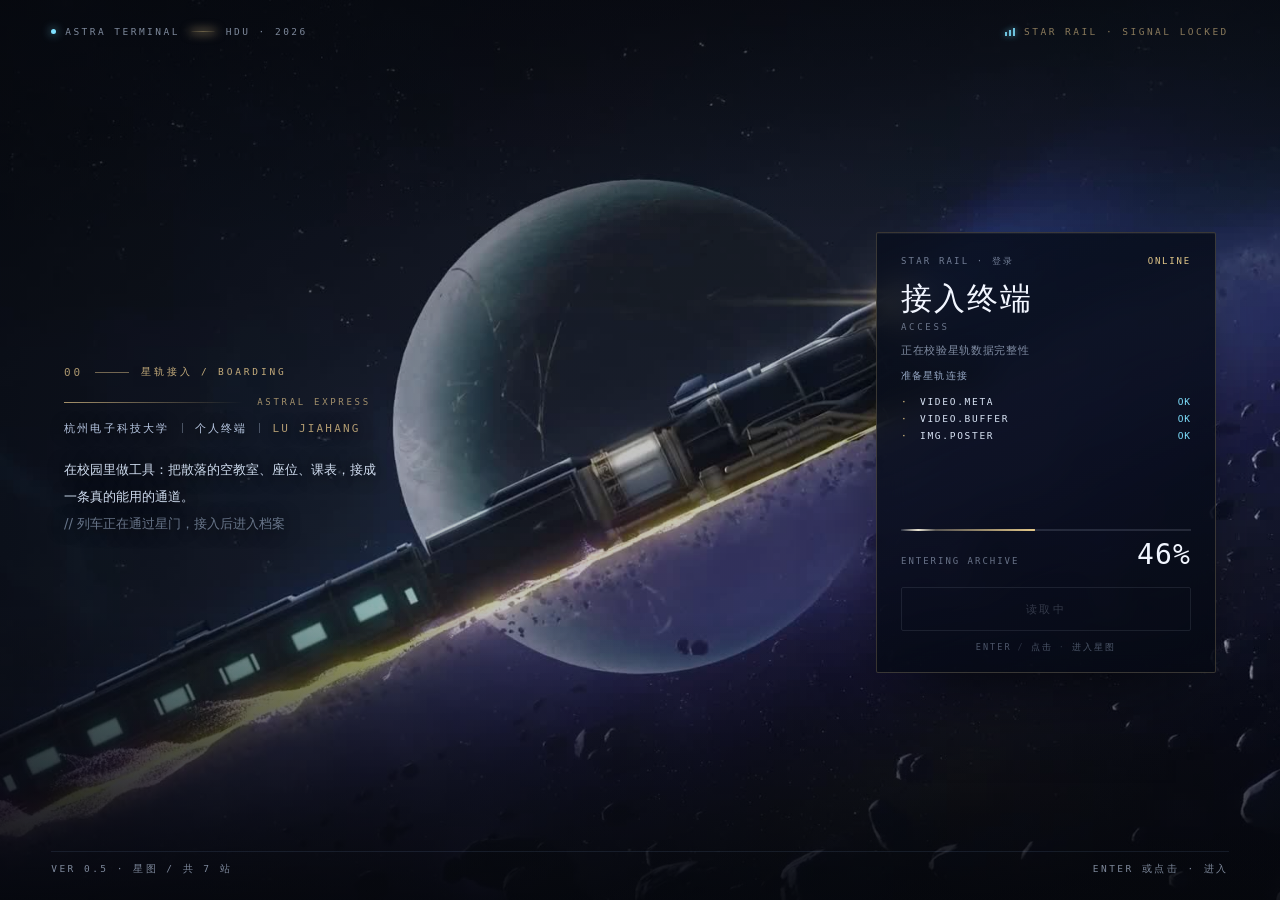
<file: index.html>
<!DOCTYPE html>
<html lang="zh-CN">
<head>
<meta charset="utf-8">
<meta name="viewport" content="width=device-width, initial-scale=1, viewport-fit=cover">
<meta name="theme-color" content="#090d14">
<meta name="description" content="鲁家杭的星轨航行档案。杭州电子科技大学自动化在读，探索 AI 协作，做工具、写游戏，也记录代码之外的生活。">
<title>星轨航行档案 · 鲁家杭</title>
<style>
:root{--bg:#090d14;--paper:#eeede7;--muted:#a6afbf;--quiet:#778499;--gold:#d8bc85;--line:rgba(205,218,239,.14);--gold-line:rgba(216,188,133,.32);--sans:"PingFang SC","Microsoft YaHei",system-ui,sans-serif;--serif:"Songti SC","Noto Serif SC",STSong,SimSun,serif;--mono:Consolas,"SFMono-Regular",monospace;--pad:clamp(24px,4.5vw,76px);--rail:76px;--header:80px;--footer:62px;--ease:cubic-bezier(.22,1,.36,1)}
*{box-sizing:border-box}
html,body{height:100%;margin:0}
html{-webkit-text-size-adjust:100%}
body{background:var(--bg);color:var(--paper);font-family:var(--sans);font-size:14px;-webkit-font-smoothing:antialiased;overflow:hidden;caret-color:var(--gold)}
button,a{-webkit-tap-highlight-color:transparent;touch-action:manipulation}
button{font:inherit;color:inherit;background:none;border:0;padding:0;cursor:pointer}
a{color:inherit;text-decoration:none}
button:disabled{cursor:default;opacity:.4}
img{display:block;max-width:100%;height:auto}
button:focus-visible,a:focus-visible,summary:focus-visible{outline:2px solid var(--gold);outline-offset:5px}
[tabindex="-1"]:focus{outline:none}
::selection{background:rgba(216,188,133,.3);color:#fff}
::-webkit-scrollbar{width:4px;height:4px}
::-webkit-scrollbar-thumb{background:#6b614f;border-radius:4px}
[hidden]{display:none!important}
button,a{transition:color .2s,background .2s,border-color .2s}
.ambient{position:fixed;inset:0;pointer-events:none;background:radial-gradient(ellipse at 84% 30%,rgba(49,69,104,.12),transparent 60%)}
#stars{position:absolute;inset:0;width:100%;height:100%;opacity:.55}
.skip-link{position:fixed;top:12px;left:110px;z-index:100;transform:translateY(-150%);padding:12px 18px;background:var(--gold);color:var(--bg)}
.skip-link:focus{transform:none}
.header{position:fixed;top:0;left:0;right:0;height:var(--header);display:flex;align-items:center;justify-content:space-between;gap:24px;padding:0 var(--pad) 0 27px;border-bottom:1px solid var(--line);z-index:20;background:rgba(9,13,20,.88);backdrop-filter:blur(20px)}
.brand{display:flex;align-items:center;gap:28px;min-height:44px}
.brand-mark{width:22px;height:22px;position:relative;color:var(--gold);background:currentColor;
  clip-path:polygon(50% 0%,53.6% 46.4%,100% 50%,53.6% 53.6%,50% 100%,46.4% 53.6%,0% 50%,46.4% 46.4%);filter:drop-shadow(0 0 8px rgba(216,188,133,.4))}
.brand-name{font:400 17px/1 var(--serif);letter-spacing:.2em}
.brand-name small{display:inline-block;margin-left:18px;color:var(--quiet);font:10px/1 var(--mono);letter-spacing:.12em}
.header-right{display:flex;align-items:center;gap:30px}
.header-status{font:10px/1.5 var(--mono);color:var(--muted);letter-spacing:.1em;display:flex;align-items:center;gap:10px}
.status-dot{width:5px;height:5px;display:inline-block;border-radius:50%;background:var(--gold);box-shadow:0 0 9px rgba(216,188,133,.4)}
.menu-button{min-height:44px;display:flex;align-items:center;gap:15px;font-size:12px;color:var(--paper)}
.menu-icon{display:grid;gap:5px;width:21px}
.menu-icon::before,.menu-icon::after{content:"";height:1px;background:var(--gold)}
.menu-icon::after{width:14px;justify-self:end}
.menu-button:hover{color:var(--gold)}
.rail{position:fixed;top:var(--header);bottom:0;left:0;width:var(--rail);border-right:1px solid var(--line);z-index:18;display:flex;flex-direction:column;align-items:center;justify-content:center;gap:5px;background:rgba(9,13,20,.5)}
.rail a{width:44px;height:44px;display:grid;place-items:center;position:relative;font:11px/1 var(--mono);color:var(--quiet)}
.rail a::before{content:"";position:absolute;left:-16px;top:18px;width:2px;height:10px;background:var(--gold);opacity:0}
.rail a[aria-current="page"]{color:var(--gold)}
.rail a[aria-current="page"]::before{opacity:1}
.rail a:hover{color:var(--paper)}
.rail .rail-tip{position:absolute;left:52px;white-space:nowrap;background:#141c29;border:1px solid var(--line);padding:8px 12px;font:12px/1.4 var(--sans);opacity:0;pointer-events:none;transform:translateX(-6px);transition:opacity .2s,transform .2s}
.rail a:hover .rail-tip,.rail a:focus-visible .rail-tip{opacity:1;transform:none}
.rail-label{position:absolute;bottom:35px;writing-mode:vertical-rl;font:9px/1 var(--mono);letter-spacing:.25em;color:var(--quiet)}
main{position:fixed;top:var(--header);right:0;bottom:var(--footer);left:var(--rail)}
.page{position:absolute;inset:0;overflow:auto;overscroll-behavior:contain;scrollbar-gutter:stable;padding:36px var(--pad) 40px}
.page.is-active{animation:page-in .55s var(--ease) both}
@keyframes page-in{from{opacity:0;transform:translateY(9px)}to{opacity:1;transform:none}}
.page-head{display:flex;align-items:center;justify-content:space-between;gap:18px;padding-bottom:24px;border-bottom:1px solid var(--line);margin-bottom:36px}
.chapter{display:flex;align-items:center;gap:16px;font-size:12px;letter-spacing:.1em}
.chapter b{font:11px/1 var(--mono);color:var(--gold);font-weight:400}
.page-meta{font:10px/1.5 var(--mono);color:var(--quiet);letter-spacing:.12em}
.kicker{font:11px/1.7 var(--mono);letter-spacing:.14em;color:var(--gold);margin:0 0 20px;text-transform:uppercase}
.display{font:400 clamp(38px,4.3vw,66px)/1.3 var(--serif);letter-spacing:.03em;margin:0}
.display em{color:var(--gold);font-style:normal}
.prose{font-size:14px;line-height:2.05;color:var(--muted);margin:20px 0 0;max-width:44ch}
.prose strong{color:var(--paper);font-weight:400}
.action{min-height:48px;display:inline-flex;align-items:center;justify-content:space-between;gap:40px;padding:12px 23px;border:1px solid var(--gold-line);color:var(--gold);font-size:12px;letter-spacing:.06em}
.action:hover{background:rgba(216,188,133,.08);border-color:var(--gold)}
.action.primary{background:var(--gold);border-color:var(--gold);color:#11151c}
.action.primary:hover{background:#ead2a4}
.action .arrow{font-size:18px;line-height:1}
.actions{display:flex;gap:14px;flex-wrap:wrap;margin-top:30px}
.footer{position:fixed;left:var(--rail);right:0;bottom:0;min-height:var(--footer);display:flex;align-items:center;justify-content:space-between;gap:20px;padding:8px var(--pad);border-top:1px solid var(--line);z-index:18;background:rgba(9,13,20,.95)}
.footer-location{font:10px/1.5 var(--mono);color:var(--quiet);letter-spacing:.08em}
.footer-location span{color:var(--muted);margin-right:15px}
.footer-nav{display:flex;align-items:center;gap:25px}
.page-count{font:11px/1 var(--mono);color:var(--quiet)}
.page-count b{color:var(--gold);font-weight:400}
.footer-next{display:flex;align-items:center;gap:24px;font-size:12px;min-height:44px}
.footer-next:hover{color:var(--gold)}
.footer-next span:last-child{color:var(--gold);font-size:20px}
.home{padding-top:0;padding-bottom:0;display:flex;flex-direction:column}
.hero{position:relative;display:grid;grid-template-columns:1fr 1.08fr;align-items:center;gap:20px;flex:1;min-height:510px;padding:45px 0 30px}
.hero::before{content:"";position:absolute;inset:0 calc(-1 * var(--gutter,var(--pad))) 0 24%;pointer-events:none;background:linear-gradient(90deg,var(--bg),transparent 38%),linear-gradient(0deg,var(--bg),transparent 35%,rgba(9,13,20,.18)),url("assets/gen/g-space.jpg") center 65%/cover;opacity:.72;z-index:-1}
.hero-copy{position:relative;z-index:2}
.hero-greeting{font:16px/1.6 var(--serif);letter-spacing:.18em;color:var(--muted);margin:0 0 15px}
.hero-title{font:400 clamp(70px,8vw,120px)/1.08 var(--serif);letter-spacing:.055em;margin:0 0 25px}
.hero-title .period{color:var(--gold);margin-left:-.12em}
.hero-lead{font:400 clamp(21px,2.1vw,30px)/1.65 var(--serif);letter-spacing:.07em;margin:0}
.hero-copy .prose{font-size:13px;line-height:2;max-width:36ch;margin-top:18px}
.hero-copy .kicker{margin-bottom:38px;font-size:10px}
.hero-copy .actions{margin-top:28px}
.orbit-wrap{align-self:stretch;display:flex;flex-direction:column;justify-content:center;position:relative;min-width:0}
.orbit{position:relative;width:100%;max-width:580px;aspect-ratio:1.15;margin:0 auto}
.orbit-art{width:100%;height:100%;position:absolute;inset:0;overflow:visible;pointer-events:none}
.orbit-art ellipse,.orbit-art circle,.orbit-art path{fill:none;vector-effect:non-scaling-stroke}
.orbit-art .outer{stroke:rgba(216,188,133,.28);stroke-width:1}
.orbit-art .inner{stroke:rgba(188,210,244,.15);stroke-dasharray:3 7}
.orbit-art .cross{stroke:rgba(188,210,244,.1)}
.orbit-art .route{stroke:rgba(216,188,133,.2);stroke-dasharray:2 5}
.orbit-center{position:absolute;left:50%;top:50%;transform:translate(-50%,-50%);text-align:center;pointer-events:none}
.orbit-symbol{display:block;width:30px;height:30px;margin:0 auto 17px;
  background:linear-gradient(180deg,#f4e6c4,#c9a86a);clip-path:polygon(50% 0%,53.6% 46.4%,100% 50%,53.6% 53.6%,50% 100%,46.4% 53.6%,0% 50%,46.4% 46.4%);
  filter:drop-shadow(0 0 16px rgba(216,188,133,.5))}
.orbit-center strong{display:block;font:400 15px/1.5 var(--serif);letter-spacing:.16em}
.orbit-center small{display:block;font:8px/1 var(--mono);letter-spacing:.18em;color:var(--muted);margin-top:9px;white-space:nowrap}
.star-node{position:absolute;left:var(--x);top:var(--y);transform:translate(-50%,-50%);display:flex;align-items:center;gap:10px;padding:12px 8px;white-space:nowrap;min-height:48px}
.star-node .point{position:relative;flex-shrink:0;width:5px;height:5px;background:var(--gold);border-radius:50%;box-shadow:0 0 12px var(--gold)}
.star-node .point::before{content:"";position:absolute;inset:-8px;border-radius:50%;border:1px solid rgba(216,188,133,.32);transition:transform .3s,border-color .3s}
.star-node:hover .point::before,.star-node:focus-visible .point::before{transform:scale(1.45);border-color:var(--gold)}
.star-node .node-label{display:grid;gap:5px;font-size:12px;letter-spacing:.06em}
.star-node small{font:9px/1 var(--mono);letter-spacing:.08em;color:var(--quiet)}
.star-node:hover .node-label{color:var(--gold)}
.orbit-hint{min-height:24px;font-size:11px;line-height:1.8;text-align:center;color:var(--muted);margin:0}
.home-notes{display:grid;grid-template-columns:1.25fr 1fr 1fr;border-top:1px solid var(--line);flex-shrink:0;position:relative;z-index:2;margin-bottom:24px}
.note-link{padding:22px 24px;display:flex;align-items:center;gap:16px;position:relative;min-width:0}
.note-link:first-child{padding-left:0}
.note-link:not(:first-child){border-left:1px solid var(--line)}
.note-link:last-child{padding-right:0}
.note-link img{width:58px;height:48px;object-fit:cover;filter:saturate(.75);border:1px solid var(--line)}
.note-link .note-kicker{font:9px/1.5 var(--mono);color:var(--quiet);letter-spacing:.1em;display:block;margin-bottom:7px}
.note-link .note-name{font-size:12px;line-height:1.5}
.note-link .note-arrow{color:var(--gold);margin-left:auto;font-size:18px;padding-left:8px}
.note-link:hover .note-name{color:var(--gold)}
.note-symbol{width:36px;height:36px;display:grid;place-items:center;border:1px solid var(--gold-line);font:17px/1 var(--mono);color:var(--gold);flex-shrink:0}
.about-grid{display:grid;grid-template-columns:.78fr 1.22fr;gap:clamp(35px,6vw,92px);align-items:center}
.portrait{position:relative;margin:0}
.portrait img{width:100%;aspect-ratio:4/4.65;max-height:490px;object-fit:cover;filter:saturate(.75) brightness(.85)}
.photo-frame{position:relative;padding:12px;border:1px solid var(--line)}
.photo-frame::before{content:"";position:absolute;inset:-1px auto auto -1px;width:28px;height:28px;border-top:1px solid var(--gold);border-left:1px solid var(--gold)}
.photo-tag{position:absolute;bottom:34px;left:32px;font:13px/1.8 var(--mono);letter-spacing:.13em;text-shadow:0 2px 12px #000}
.photo-tag small{display:block;font-size:9px;color:#ced3d8}
.portrait figcaption{display:flex;justify-content:space-between;margin-top:15px;font:10px/1.7 var(--mono);color:var(--quiet)}
.about-copy .display{font-size:clamp(32px,3.5vw,52px)}
.about-copy .prose{max-width:47ch}
.facts{display:grid;grid-template-columns:1fr 1fr;gap:20px;margin:28px 0 0;padding-top:24px;border-top:1px solid var(--line)}
.facts dt{font-size:10px;color:var(--quiet);margin-bottom:9px}
.facts dd{font-size:12px;color:var(--paper);margin:0;line-height:1.8}
.quote{margin:30px 0 0;padding-left:18px;border-left:1px solid var(--gold);font:16px/1.9 var(--serif);color:var(--paper)}
.quote cite{display:block;font:10px/1.6 var(--sans);color:var(--quiet);font-style:normal;margin-top:10px}
.section-intro{display:flex;align-items:flex-end;justify-content:space-between;gap:30px;margin-bottom:32px}
.section-intro .prose{font-size:12px;max-width:33ch;margin:0 0 4px}
.section-intro .display{font-size:clamp(34px,3.7vw,54px)}
.work-browser{display:grid;grid-template-columns:255px minmax(0,1fr);gap:clamp(30px,4vw,60px);align-items:start}
.work-browser>aside{min-width:0}
.project-list{display:grid;border-top:1px solid var(--line)}
.project-option{padding:21px 10px 21px 0;border-bottom:1px solid var(--line);text-align:left;display:grid;grid-template-columns:24px 1fr 12px;gap:9px;align-items:baseline;position:relative;color:var(--muted)}
.project-option .project-no{font:10px/1 var(--mono);color:var(--quiet)}
.project-option strong{font-size:13px;font-weight:400;line-height:1.6;display:block}
.project-option small{font:9px/1.7 var(--mono);color:var(--quiet);letter-spacing:.05em;display:block;margin-top:6px}
.project-option .project-arrow{font-size:15px;color:var(--quiet)}
.project-option[aria-current="true"]{color:var(--gold)}
.project-option[aria-current="true"]::before{content:"";position:absolute;left:-15px;top:25px;width:3px;height:12px;background:var(--gold)}
.project-option[aria-current="true"] .project-no,.project-option[aria-current="true"] .project-arrow{color:var(--gold)}
.project-option:hover{color:var(--paper)}
.project-aside-note{font-size:11px;line-height:1.9;color:var(--quiet);margin-top:23px;max-width:23ch}
.project-stage{min-width:0}
.project-image{display:block;width:100%;position:relative;overflow:hidden;background:#101721;border:1px solid var(--line);cursor:zoom-in}
.project-image img{width:100%;aspect-ratio:16/8.4;max-height:350px;object-fit:contain;object-position:center;transition:transform .6s var(--ease)}
.project-image:hover img{transform:scale(1.025)}
.image-affordance{position:absolute;right:12px;bottom:12px;padding:8px 12px;background:rgba(9,13,20,.84);color:var(--paper);font-size:10px;backdrop-filter:blur(8px)}
.project-details{display:grid;grid-template-columns:minmax(0,1.6fr) minmax(0,1fr);gap:28px;margin-top:24px}
.project-details h3{font:400 24px/1.5 var(--serif);margin:0}
.project-details p{font-size:12px;line-height:1.95;color:var(--muted);margin:12px 0 0}
.project-evidence{border-left:1px solid var(--line);padding-left:25px}
.project-evidence .evidence-label{font:9px/1.5 var(--mono);color:var(--quiet);letter-spacing:.1em}
.project-evidence strong{display:block;font:400 32px/1.3 var(--serif);color:var(--gold);margin-top:9px}
.tags{display:flex;flex-wrap:wrap;gap:7px;margin-top:18px}
.tags span{font:9px/1.4 var(--mono);color:var(--muted);padding:5px 8px;border:1px solid var(--line)}
.study-grid{display:grid;grid-template-columns:.9fr 1.1fr;gap:clamp(35px,6vw,86px)}
.study-image{margin:30px 0 0}
.study-image img{width:100%;aspect-ratio:16/8;object-fit:cover;filter:saturate(.6) brightness(.8)}
.study-image figcaption{font:9px/1.6 var(--mono);color:var(--quiet);margin-top:10px;letter-spacing:.07em}
.learning-list{border-top:1px solid var(--line)}
.learning-item{display:grid;grid-template-columns:28px 1fr;column-gap:16px;padding:23px 0;border-bottom:1px solid var(--line)}
.learning-item .no{font:10px/1.8 var(--mono);color:var(--gold)}
.learning-item h3{font-size:15px;font-weight:400;margin:0 0 10px;display:flex;align-items:center;justify-content:space-between;gap:15px}
.learning-item .state{font-size:10px;border:1px solid var(--gold-line);padding:3px 7px;color:var(--gold);white-space:nowrap}
.learning-item p{font-size:12px;line-height:1.95;color:var(--muted);margin:0}
.learning-foot{display:flex;align-items:center;gap:15px;flex-wrap:wrap;margin-top:25px;font-size:11px;color:var(--quiet)}
.learning-foot span:not(:last-child)::after{content:"→";margin-left:15px;color:var(--gold)}
.life-grid{display:grid;grid-template-columns:1.1fr .9fr;gap:clamp(35px,5vw,72px);align-items:start}
.life-photo{margin:0;position:relative}
.life-photo img{width:100%;aspect-ratio:4/4.3;max-height:560px;object-fit:cover;filter:saturate(.8)}
.life-photo::after{content:"";position:absolute;inset:30% 0 0;background:linear-gradient(transparent,rgba(7,11,17,.8))}
.life-photo figcaption{position:absolute;bottom:30px;left:30px;right:20px;z-index:1}
.life-photo .display{font-size:clamp(34px,3.6vw,52px)}
.life-photo .kicker{font-size:9px;color:#d0d5df;margin-bottom:13px}
.life-list .learning-item{padding:19px 0}
.life-list .learning-item:first-child{padding-top:0}
.life-list .learning-item h3{font-family:var(--serif);font-size:20px}
.life-list .learning-item p{font-size:13px}
.life-list .actions{margin-top:24px}
.gallery-intro{align-items:center}
.gallery-count{font:400 60px/1 var(--serif);color:var(--gold);display:flex;align-items:baseline;gap:14px}
.gallery-count small{font:10px/1.7 var(--sans);color:var(--quiet);letter-spacing:.08em}
.gallery{display:grid;grid-template-columns:repeat(3,minmax(0,1fr));gap:24px 18px}
.photo{margin:0;min-width:0}
.photo button{display:block;width:100%;overflow:hidden;cursor:zoom-in;border:1px solid var(--line)}
.photo img{width:100%;aspect-ratio:4/3;object-fit:cover;filter:saturate(.78);transition:transform .65s var(--ease),filter .4s}
.photo button:hover img{transform:scale(1.04);filter:saturate(1)}
.photo figcaption{display:flex;justify-content:space-between;gap:10px;font-size:11px;color:var(--muted);padding-top:11px;line-height:1.7}
.photo figcaption small{font:9px/1.7 var(--mono);color:var(--quiet)}
.contact-grid{display:grid;grid-template-columns:1fr 1fr;gap:clamp(40px,8vw,130px);align-items:center;min-height:480px}
.contact-copy .display{font-size:clamp(44px,5.3vw,80px);line-height:1.25}
.contact-copy .prose{font-size:13px;margin-top:26px}
.contact-signature{font:28px/1.5 var(--serif);letter-spacing:.18em;color:var(--gold);margin-top:45px}
.contact-signature small{display:block;font:9px/1.5 var(--mono);color:var(--quiet);letter-spacing:.15em;margin-top:13px}
.contact-list{border-top:1px solid var(--line)}
.contact-item{display:block;padding:26px 0;border-bottom:1px solid var(--line);position:relative}
.contact-item .contact-label{font:10px/1.6 var(--mono);letter-spacing:.1em;color:var(--gold);display:block;margin-bottom:13px}
.contact-item .contact-value{font-size:clamp(15px,1.6vw,21px);line-height:1.6;overflow-wrap:anywhere}
.contact-item .contact-desc{font-size:11px;color:var(--quiet);line-height:1.8;margin:9px 0 0}
.contact-item .arrow{position:absolute;top:25px;right:0;color:var(--gold);font-size:21px}
.contact-item:hover .contact-value{color:var(--gold)}
.copy-mail{display:flex;align-items:center;gap:10px;min-height:44px;margin-top:14px;font-size:11px;color:var(--muted)}
.copy-mail:hover{color:var(--gold)}
dialog{color:var(--paper);font-family:var(--sans);border:1px solid var(--line);padding:0;background:#0d131d}
dialog::backdrop{background:rgba(4,7,12,.86);backdrop-filter:blur(12px)}
.dialog-close{position:absolute;right:26px;top:20px;min-height:44px;padding:10px 0 10px 16px;font-size:11px;color:var(--muted);z-index:2}
.dialog-close:hover{color:var(--gold)}
.directory{width:min(900px,calc(100vw - 40px));max-height:calc(100dvh - 40px);padding:50px 54px}
.directory h2{font:400 36px/1.3 var(--serif);margin:0 0 30px}
.directory-list{display:grid;grid-template-columns:1fr 1fr;gap:0 36px}
.directory-list a{display:grid;grid-template-columns:30px 1fr 14px;gap:12px;padding:23px 0;align-items:baseline;border-top:1px solid var(--line)}
.directory-list a>b{font:10px/1 var(--mono);font-weight:400;color:var(--gold)}
.directory-list strong{display:block;font:400 22px/1.5 var(--serif)}
.directory-list small{display:block;font-size:11px;line-height:1.7;color:var(--quiet);margin-top:7px}
.directory-list a>span:last-child{color:var(--gold)}
.directory-list a:hover strong{color:var(--gold)}
.directory-footer{margin:26px 0 0;color:var(--quiet);font:10px/1.9 var(--mono)}
.lightbox{width:100vw;max-width:none;height:100dvh;max-height:none;border:0;background:rgba(5,8,14,.96);overflow:hidden}
.lightbox-body{height:100%;display:flex;align-items:center;justify-content:center;padding:78px 70px 95px}
.lightbox img{max-height:100%;max-width:100%;object-fit:contain}
.lightbox-count{position:absolute;top:34px;left:30px;font:11px/1 var(--mono);color:var(--muted)}
.lightbox-caption{position:absolute;left:80px;right:80px;bottom:28px;text-align:center;font-size:12px;line-height:1.8;color:var(--muted);margin:0}
.lightbox-step{position:absolute;top:50%;transform:translateY(-50%);width:44px;height:52px;border:1px solid var(--line);font-size:26px;color:var(--gold);background:rgba(9,13,20,.8)}
.lightbox-step.prev{left:15px}.lightbox-step.next{right:15px}
.toast{position:fixed;z-index:100;bottom:85px;left:50%;transform:translateX(-50%);background:#202a38;color:var(--paper);padding:13px 20px;border:1px solid var(--gold-line);font-size:12px;max-width:calc(100vw - 40px);text-align:center}
@media(min-width:1500px){:root{--gutter:max(var(--pad),calc((100vw - 1360px)/2))}.page{padding-inline:var(--gutter)}.hero{min-height:560px}.orbit{max-width:630px}.home-notes{margin-bottom:36px}}
@media(min-width:901px) and (max-height:760px){.hero{min-height:440px;padding-block:28px}.hero-title{font-size:82px}.hero-copy .kicker{margin-bottom:24px}.hero-copy .actions{margin-top:22px}.hero-copy .prose{font-size:12px}.orbit{max-width:440px}.home-notes{margin-bottom:10px}.note-link{padding-block:16px}.page-head{margin-bottom:25px;padding-bottom:20px}.page{padding-top:27px}.home{padding-top:0}.about-copy .display{font-size:38px}.portrait img{max-height:410px}.facts{margin-top:22px;padding-top:19px}.quote{margin-top:23px}.contact-grid{min-height:400px}}
@media(max-width:1100px){:root{--rail:62px;--pad:30px}.header{padding-left:20px}.brand{gap:24px}.brand-name small{display:none}.hero{grid-template-columns:1fr 1fr}.hero-title{font-size:80px}.hero-lead{font-size:22px}.hero-copy .actions{gap:10px}.action{padding:12px 18px;gap:24px}.star-node .node-label{font-size:11px}.orbit-center strong{font-size:13px}.orbit-center small{font-size:7px}.note-link{padding-inline:15px}.note-link img{width:44px;height:44px}.home-notes{grid-template-columns:1.2fr 1fr 1fr}.about-grid{gap:35px}.work-browser{grid-template-columns:220px 1fr;gap:30px}.project-details{gap:18px}.project-evidence{padding-left:18px}.project-details h3{font-size:21px}.study-grid,.life-grid{gap:35px}}
@media(max-width:900px){:root{--header:72px;--footer:62px;--rail:0px;--pad:30px}.header{padding-inline:var(--pad)}.brand{gap:16px}.rail{display:none}.home{display:block}.hero{grid-template-columns:1fr;min-height:0;padding-top:45px;gap:25px}.hero::before{inset:0 calc(-1 * var(--pad)) 0 0;background-position:center,center,center 60%}.hero-copy .kicker{margin-bottom:26px}.hero-title{font-size:88px}.hero-lead{font-size:27px}.hero-copy .prose{max-width:none}.orbit-wrap{width:min(520px,100%);margin:auto}.orbit{aspect-ratio:1.3}.hero-copy .actions{margin-top:24px}.hero-copy{padding-right:12px}.home-notes{margin-top:22px;grid-template-columns:1fr 1fr}.note-link:first-child{grid-column:span 2;border-bottom:1px solid var(--line)}.note-link:nth-child(2){border-left:0;padding-left:0}.note-link{padding-block:20px}.about-grid{grid-template-columns:.8fr 1.2fr;gap:28px;align-items:start}.portrait img{aspect-ratio:3/4.5}.about-copy .display{font-size:32px}.about-copy .prose{font-size:13px}.facts{grid-template-columns:1fr;gap:15px}.quote{font-size:14px}.section-intro .display{font-size:38px}.work-browser{grid-template-columns:1fr}.project-list{grid-template-columns:repeat(5,minmax(135px,1fr));overflow-x:auto;gap:15px}.project-option{grid-template-columns:18px 1fr;padding-block:16px}.project-option .project-arrow{display:none}.project-option[aria-current="true"]::before{top:auto;bottom:0;left:0;width:100%;height:2px}.project-option strong{font-size:12px}.project-option small{font-size:8px}.project-aside-note{display:none}.study-grid{grid-template-columns:1fr 1fr;gap:28px}.life-grid{grid-template-columns:1fr 1fr;gap:28px}.life-photo img{aspect-ratio:3/5}.life-photo figcaption{left:20px}.life-photo .display{font-size:34px}.gallery{gap:22px 12px}.contact-grid{gap:35px}.contact-copy .display{font-size:48px}}
@media(max-width:600px){:root{--header:66px;--footer:66px;--pad:22px}.header{gap:15px}.brand-name{font-size:16px;letter-spacing:.12em}.brand-mark{width:18px;height:18px}.brand{gap:13px}.header-status{display:none}.menu-button{gap:10px;font-size:11px}.page{padding:25px var(--pad) 30px;scrollbar-gutter:auto}.home{padding-top:0}.page-head{margin-bottom:27px;padding-bottom:19px}.chapter{font-size:11px;gap:12px}.page-meta{font-size:8px;letter-spacing:.07em}.footer{padding:6px var(--pad) max(6px,env(safe-area-inset-bottom));gap:12px}.footer-location{font-size:8px;max-width:100px;line-height:1.8}.footer-location span{display:block;margin:0}.footer-nav{gap:14px}.footer-next{font-size:11px;gap:13px}.page-count{font-size:10px}.hero{padding-top:36px;gap:16px}.hero-title{font-size:76px;margin-bottom:21px}.hero-copy .kicker{font-size:9px;letter-spacing:.08em;margin-bottom:25px}.hero-greeting{font-size:14px;margin-bottom:12px}.hero-lead{font-size:23px}.hero-copy .prose{font-size:12px;margin-top:16px;line-height:2}.hero-copy .actions{margin-top:25px}.action{font-size:11px;min-height:46px;padding-inline:18px;gap:24px}.orbit{aspect-ratio:1.16;margin-top:12px}.orbit-center strong{font-size:13px}.orbit-center small{font-size:7px}.star-node{gap:9px;padding-inline:5px}.star-node .node-label{font-size:11px}.star-node small{font-size:8px}.orbit-symbol{width:26px;height:26px;margin-bottom:15px}.orbit-symbol::after{inset:8px}.orbit-hint{font-size:10px;margin-top:5px}.home-notes{margin-top:23px}.note-link .note-name{font-size:11px}.note-link .note-kicker{font-size:8px}.note-link{padding-inline:14px;gap:10px}.note-link img{width:37px;height:40px}.note-link .note-arrow{font-size:14px;padding-left:0}.note-symbol{width:32px;height:32px}.about-grid{display:flex;flex-direction:column-reverse;gap:32px}.about-copy .display{font-size:36px}.about-copy .prose{font-size:14px}.facts{grid-template-columns:1fr 1fr;gap:20px}.quote{font-size:15px;line-height:1.9}.portrait{width:100%}.portrait img{aspect-ratio:4/3;max-height:none;object-position:center 55%}.section-intro{display:block;margin-bottom:27px}.section-intro .display{font-size:36px}.section-intro .prose{max-width:none;margin-top:16px;font-size:12px}.work-browser{gap:25px}.project-list{gap:14px;grid-template-columns:repeat(5,145px)}.project-option strong{font-size:12px}.project-details{grid-template-columns:1fr;gap:22px;margin-top:22px}.project-details h3{font-size:24px}.project-details p{font-size:13px}.project-evidence{border-left:0;border-top:1px solid var(--line);padding:20px 0 0;display:grid;grid-template-columns:1fr 1fr;gap:4px 20px}.project-evidence strong{grid-row:span 2;font-size:35px;margin:0}.project-evidence p{font-size:11px;margin:0}.project-image img{aspect-ratio:4/3}.image-affordance{font-size:9px;padding:7px 10px;right:8px;bottom:8px}.study-grid{grid-template-columns:1fr;gap:30px}.display{font-size:36px}.study-image{margin-top:24px}.study-image img{aspect-ratio:16/7}.learning-item{padding:23px 0}.learning-item h3{font-size:15px}.learning-item p{font-size:13px}.life-grid{grid-template-columns:1fr;gap:30px}.life-photo img{aspect-ratio:4/4.2;max-height:430px}.life-photo figcaption{left:24px;bottom:26px}.life-photo .display{font-size:40px}.life-list .learning-item{padding:22px 0}.life-list .learning-item:first-child{padding-top:0}.gallery-intro{position:relative;padding-right:65px}.gallery-intro .display{font-size:34px}.gallery-count{position:absolute;right:0;top:5px;font-size:43px;display:block}.gallery-count small{display:block;margin-top:8px;font-size:9px}.gallery{grid-template-columns:repeat(2,minmax(0,1fr));gap:23px 12px}.photo img{aspect-ratio:3/4}.photo:first-child{grid-column:span 2}.photo:first-child img{aspect-ratio:16/10}.photo figcaption{font-size:10px;gap:5px}.photo figcaption small{font-size:8px}.contact-grid{grid-template-columns:1fr;gap:38px;min-height:0}.contact-copy .display{font-size:48px}.contact-copy .prose{font-size:13px;margin-top:20px}.contact-signature{display:none}.contact-item{padding:24px 0}.contact-item .contact-value{font-size:18px}.directory{padding:42px 24px 28px;width:calc(100vw - 26px)}.directory h2{font-size:30px;margin-bottom:25px}.directory .kicker{font-size:9px}.directory-list{grid-template-columns:1fr;gap:0}.directory-list a{padding:16px 0;grid-template-columns:24px 1fr 14px}.directory-list strong{font-size:19px}.directory-list small{font-size:10px;margin-top:4px}.directory-footer{font-size:9px;margin-top:22px}.dialog-close{top:12px;right:20px}.lightbox-body{padding:72px 12px 105px}.lightbox-step{top:auto;bottom:24px;transform:none;height:44px;width:44px}.lightbox-caption{bottom:29px;left:74px;right:74px;font-size:11px}.lightbox-count{top:30px;left:22px}.skip-link{left:22px}}
@media(prefers-reduced-motion:reduce){*,*::before,*::after{animation:none!important;transition:none!important;scroll-behavior:auto!important}}

/* ---------- genesis：星图缩放开场 ---------- */
.genesis{position:fixed;inset:0;z-index:9000;background:#04060c;overflow:hidden;isolation:isolate}
.genesis.done{opacity:0;transition:opacity .8s ease;pointer-events:none}
.g-sky,.g-gal{position:absolute;inset:-6%;width:112%;height:112%;object-fit:cover;will-change:transform,opacity;background-position:center;background-size:cover;background-repeat:no-repeat}
.g-sky{background-image:url("assets/intro/sky.jpg")}
.g-gal{background-image:url("assets/intro/galaxy.jpg")}
.g-sky{opacity:1;transform:scale(1.04);animation:gSky 9s ease-out forwards}
@keyframes gSky{to{transform:scale(1.18)}}
.g-gal{opacity:0;transition:opacity .9s ease;transform:scale(1.02)}
.genesis.on-gal .g-gal{opacity:1;animation:gGal 5s cubic-bezier(.3,.05,.2,1) forwards}
.genesis.on-gal .g-sky{opacity:0;transition:opacity .9s ease}
@keyframes gGal{from{transform:scale(1.02)}to{transform:scale(1.95)}}
.g-place{position:absolute;inset:0;width:100%;height:100%;object-fit:cover;object-position:50% 46%;opacity:0;
  transform:scale(1.08);transition:opacity 1.1s ease,transform 6s ease-out;filter:brightness(.98) saturate(1.05) contrast(1.02)}
.genesis.on-place .g-place{opacity:1;transform:scale(1)}
.g-veil{position:absolute;inset:0;pointer-events:none;
  background:linear-gradient(to top,rgba(4,6,12,.58) 0%,rgba(4,6,12,0) 40%),radial-gradient(120% 90% at 50% 48%,rgba(4,6,12,0) 24%,rgba(4,6,12,.42) 70%,rgba(4,6,12,.72) 100%)}
.g-mark{position:absolute;left:50%;top:50%;width:92px;height:92px;margin:-46px 0 0 -46px;opacity:0;transform:scale(1.5);transition:opacity .5s ease,transform .6s ease}
.genesis.lock .g-mark{opacity:1;transform:scale(1)}
.g-mark i{position:absolute;width:16px;height:16px;border:1px solid rgba(227,200,138,.85)}
.g-mark i:nth-child(1){left:0;top:0;border-right:0;border-bottom:0}
.g-mark i:nth-child(2){right:0;top:0;border-left:0;border-bottom:0}
.g-mark i:nth-child(3){left:0;bottom:0;border-right:0;border-top:0}
.g-mark i:nth-child(4){right:0;bottom:0;border-left:0;border-top:0}
.g-hud{position:absolute;left:clamp(20px,4vw,56px);bottom:clamp(22px,5vh,48px);display:grid;gap:8px;
  font:400 10px/1 var(--mono,ui-monospace,monospace);letter-spacing:.22em;color:rgba(198,214,240,.66)}
.g-hud b{font-weight:400;font-size:11px;letter-spacing:.24em;color:rgba(238,244,255,.9)}
.g-hud em{font-style:normal;color:rgba(227,200,138,.82);letter-spacing:.2em}
.g-cap{position:absolute;left:clamp(20px,4vw,56px);bottom:clamp(92px,15vh,140px);margin:0;z-index:2;
  display:grid;gap:.45em;font:400 clamp(17px,1.5vw,23px)/1.5 var(--serif,Georgia,serif);letter-spacing:.12em;
  color:rgba(240,244,252,.92);text-shadow:0 2px 24px rgba(0,0,0,.7);
  opacity:0;transform:translateY(10px);transition:opacity 1.1s ease,transform 1.1s ease}
.genesis.cap .g-cap{opacity:1;transform:none}
.genesis.cap .g-hud{opacity:0;transition:opacity .7s ease}
.g-bloom{position:absolute;inset:0;background:#eaf1ff;opacity:0;pointer-events:none}
.genesis.bloom .g-bloom{animation:gBloom 1.1s ease-out forwards}
@keyframes gBloom{0%{opacity:0}12%{opacity:.92}100%{opacity:0}}
.g-skip{position:absolute;right:clamp(18px,3vw,40px);top:clamp(16px,3vh,36px);padding:9px 14px;
  background:transparent;border:1px solid rgba(214,230,252,.28);color:rgba(226,238,255,.72);
  font:400 10px/1 var(--mono,monospace);letter-spacing:.18em;cursor:pointer;border-radius:2px;transition:.3s}
.g-skip:hover{border-color:rgba(227,200,138,.6);color:#fff}
@media (prefers-reduced-motion: reduce){.g-sky,.g-gal,.g-place{animation:none!important}}

/* ---------- boot：列车登录 / 加载 ---------- */
.boot{position:fixed;inset:0;z-index:9500;background:#05070c;overflow:hidden;isolation:isolate}
.boot.done{opacity:0;transition:opacity .75s ease;pointer-events:none}
.bt-video{position:absolute;inset:0;width:100%;height:100%;object-fit:cover;filter:saturate(.95) brightness(.9)}
.bt-veil{position:absolute;inset:0;
  background:radial-gradient(120% 100% at 70% 50%,rgba(5,7,12,.15) 30%,rgba(5,7,12,.72) 78%,rgba(5,7,12,.94) 100%),
             linear-gradient(180deg,rgba(5,7,12,.55),transparent 26%,transparent 68%,rgba(5,7,12,.86))}
.bt-top,.bt-bot{position:absolute;left:clamp(20px,4vw,56px);right:clamp(20px,4vw,56px);
  display:flex;justify-content:space-between;align-items:center;
  font:400 9.5px/1 var(--mono,monospace);letter-spacing:.26em;color:rgba(198,214,240,.62);text-transform:uppercase}
.bt-top{top:clamp(18px,3vh,34px)}
.bt-bot{bottom:clamp(16px,3vh,30px)}
.bt-brand{display:inline-flex;align-items:center;gap:9px}
.bt-brand i{width:5px;height:5px;border-radius:50%;background:var(--gold,#d8bc85);box-shadow:0 0 10px 2px rgba(216,188,133,.5)}
.bt-mid{color:rgba(160,178,204,.5)}
.bt-right{color:rgba(216,188,133,.62)}
.bt-panel{position:absolute;right:clamp(20px,5vw,88px);top:50%;transform:translateY(-50%);
  width:min(340px,calc(100vw - 40px));padding:24px 24px 20px;
  border:1px solid rgba(205,218,239,.18);border-radius:2px;
  background:rgba(8,12,20,.72);backdrop-filter:blur(14px);-webkit-backdrop-filter:blur(14px);
  box-shadow:0 30px 80px rgba(0,0,0,.5)}
.bt-head{display:flex;justify-content:space-between;align-items:center;
  font:400 9px/1 var(--mono,monospace);letter-spacing:.24em;color:rgba(198,214,240,.55);text-transform:uppercase}
.bt-head em{font-style:normal;color:var(--gold,#d8bc85);letter-spacing:.2em}
.bt-title{margin:16px 0 0;font:400 clamp(26px,2.4vw,34px)/1.15 var(--serif,Georgia,serif);letter-spacing:.06em;color:#f2f6ff}
.bt-title small{display:block;margin-top:6px;font:400 9px/1 var(--mono,monospace);letter-spacing:.3em;color:rgba(198,214,240,.5)}
.bt-sub{margin:10px 0 18px;font:400 11px/1.6 var(--sans,sans-serif);color:rgba(198,214,240,.62);letter-spacing:.06em}
.bt-log{list-style:none;margin:0;padding:0;display:grid;gap:7px;
  font:400 9.5px/1 var(--mono,monospace);letter-spacing:.18em;color:rgba(198,214,240,.55)}
.bt-log li{display:flex;justify-content:space-between;opacity:0;transition:opacity .35s ease}
.bt-log li.on{opacity:1}
.bt-log em{font-style:normal;color:rgba(140,214,168,.85)}
.bt-bar{position:relative;height:2px;margin:20px 0 10px;background:rgba(205,218,239,.14);overflow:hidden}
.bt-bar i{position:absolute;inset:0;transform-origin:0 50%;transform:scaleX(0);
  background:linear-gradient(90deg,rgba(216,188,133,0),var(--gold,#d8bc85));transition:transform .3s linear}
.bt-pct{display:flex;justify-content:space-between;align-items:baseline;
  font:400 9px/1 var(--mono,monospace);letter-spacing:.22em;color:rgba(198,214,240,.5)}
.bt-pct b{font:400 clamp(22px,2.2vw,28px)/1 var(--mono,monospace);color:#f2f6ff;letter-spacing:.04em}
.bt-enter{margin-top:18px;width:100%;min-height:44px;border:1px solid rgba(205,218,239,.26);border-radius:2px;
  background:transparent;color:rgba(226,238,255,.5);font:400 11px/1 var(--sans,sans-serif);letter-spacing:.24em;
  cursor:not-allowed;transition:.35s}
.bt-enter.ready{cursor:pointer;color:#11161f;background:var(--gold,#d8bc85);border-color:transparent;letter-spacing:.24em}
.bt-enter.ready:hover{background:#e6cd9c}
.bt-hint{margin:12px 0 0;text-align:center;font:400 8.5px/1 var(--mono,monospace);letter-spacing:.24em;color:rgba(160,178,204,.45)}
.bt-hint span{margin:0 6px;opacity:.5}
@media (max-width:760px){
  .bt-panel{left:16px;right:16px;width:auto;top:auto;bottom:clamp(56px,10vh,90px);transform:none}
  .bt-mid{display:none}
}
/* ---- 开场左栏（星轨接入） ---- */
#boot .bt-main{position:absolute;inset:clamp(58px,9vh,96px) clamp(24px,5vw,80px) clamp(58px,8.5vh,88px);
  display:flex;align-items:center;justify-content:space-between;gap:clamp(24px,4vw,72px)}
#boot .bt-lead{position:relative;z-index:2;max-width:640px}
#boot .bt-chapter{display:flex;align-items:center;gap:12px;
  font:400 9.5px/1 var(--mono,monospace);letter-spacing:.3em;color:rgba(216,188,133,.9)}
#boot .bt-chapter .no{font-size:11px;opacity:.85}
#boot .bt-chapter .ln{width:34px;height:1px;background:rgba(216,188,133,.5)}
#boot .bt-name{margin:clamp(10px,1.8vh,20px) 0 0;
  font:400 clamp(58px,8.6vw,124px)/.98 var(--serif,Georgia,serif);letter-spacing:.06em;color:#f6f9ff;
  text-shadow:0 0 2px rgba(255,255,255,.35),0 8px 60px rgba(80,150,255,.28),0 2px 24px rgba(0,0,0,.85)}
#boot .bt-rule{display:flex;align-items:center;gap:14px;margin-top:clamp(12px,2vh,20px)}
#boot .bt-rule .rl{width:clamp(80px,14vw,180px);height:1px;background:linear-gradient(90deg,rgba(216,188,133,.75),rgba(216,188,133,0))}
#boot .bt-rule .tag{font:400 9px/1 var(--mono,monospace);letter-spacing:.3em;color:rgba(216,188,133,.72)}
#boot .bt-meta{display:flex;align-items:center;flex-wrap:wrap;gap:12px;margin-top:clamp(10px,1.8vh,18px);
  font:400 11px/1 var(--mono,monospace);letter-spacing:.2em;color:#b8c8e3;text-shadow:0 1px 14px rgba(0,0,0,.95)}
#boot .bt-meta i{width:1px;height:10px;background:rgba(184,200,227,.35)}
#boot .bt-meta b{font-weight:400;color:rgba(216,188,133,.8)}
#boot .bt-line{margin:clamp(14px,2.6vh,30px) 0 0;max-width:38ch;
  font:400 clamp(13px,1.05vw,15px)/2 var(--sans,sans-serif);color:#cfdcef;text-shadow:0 1px 18px rgba(0,0,0,.95)}
#boot .bt-line em{font-style:normal;color:rgba(160,178,204,.62)}
#boot .bt-panel{position:relative;right:auto;top:auto;transform:none;flex:0 0 auto}
@media (max-width:760px){
  #boot .bt-main{display:block}
  #boot .bt-lead{max-width:none}
  #boot .bt-name{font-size:clamp(44px,12vw,74px)}
  #boot .bt-line{display:none}
  #boot .bt-meta{font-size:9px;gap:8px}
  #boot .bt-panel{position:absolute;left:16px;right:16px;width:auto;bottom:clamp(56px,10vh,90px)}
}

/* ---- #boot 还原：旧版星轨接入的细节 ---- */
#boot{--gold:#e3c88a;--cyan:#7fe1ff;--dim:#bfcde4;--dim2:#97a9c6;--line2:rgba(227,200,138,.28)}
#boot .bt-brand .dot{width:5px;height:5px;border-radius:50%;background:var(--cyan);box-shadow:0 0 10px rgba(127,225,255,.9);animation:btBreathe 2.8s ease-in-out infinite}
#boot .bt-brand .tick{width:24px;height:1px;background:rgba(227,200,138,.45);margin:0 2px}
#boot .bt-right{display:inline-flex;align-items:center;gap:9px}
#boot .bt-right .sig{display:inline-flex;align-items:flex-end;gap:2px;height:9px}
#boot .bt-right .sig b{width:2px;background:var(--cyan);opacity:.85;box-shadow:0 0 6px rgba(127,225,255,.8)}
#boot .bt-right .sig b:nth-child(1){height:4px}
#boot .bt-right .sig b:nth-child(2){height:6px}
#boot .bt-right .sig b:nth-child(3){height:8px;animation:btBreathe 2.4s ease-in-out infinite}
@keyframes btBreathe{0%,100%{opacity:.35;transform:scaleY(.8)}50%{opacity:1;transform:scaleY(1)}}

#boot .bt-panel{position:relative;border-color:rgba(227,200,138,.22);
  background:linear-gradient(158deg,rgba(9,15,30,.9),rgba(4,8,18,.76));
  box-shadow:0 30px 80px -40px #000,inset 0 1px 0 rgba(255,255,255,.05);
  transition:border-color .4s ease,box-shadow .5s ease}
#boot .bt-panel::before,#boot .bt-panel::after{content:"";position:absolute;width:11px;height:11px;border:1px solid var(--gold);opacity:.75}
#boot .bt-panel::before{left:-1px;top:-1px;border-right:0;border-bottom:0}
#boot .bt-panel::after{right:-1px;bottom:-1px;border-left:0;border-top:0}
#boot .bt-sheen{position:absolute;inset:0;pointer-events:none;opacity:0;transition:opacity .45s ease;
  background:radial-gradient(340px circle at var(--mx,50%) var(--my,0%),rgba(227,200,138,.14),transparent 62%);mix-blend-mode:screen}
#boot .bt-panel:hover .bt-sheen{opacity:1}
#boot .bt-panel:hover{border-color:rgba(227,200,138,.42)}

#boot .bt-log{min-height:112px;gap:6px}
#boot .bt-panel{max-height:calc(100dvh - 128px);overflow:auto;overscroll-behavior:contain}
#boot .bt-log li{display:flex;align-items:baseline;gap:8px;opacity:0;transform:translateX(-6px);
  transition:opacity .35s ease,transform .35s ease,color .35s;color:var(--dim2)}
#boot .bt-log li.on{opacity:1;transform:none;color:#dbe6f7}
#boot .bt-log .k{color:var(--gold);flex:none;width:11px}
#boot .bt-log .t{flex:1}
#boot .bt-log .v{flex:none;font-size:9.5px;letter-spacing:.1em;color:var(--gold);animation:btBlink 1s steps(2) infinite}
#boot .bt-log li.done .v{color:var(--cyan);animation:none}
@keyframes btBlink{50%{opacity:.25}}
#boot .bt-loadsub{margin:-6px 0 12px;font:400 9.5px/1 var(--mono,monospace);letter-spacing:.12em;color:var(--dim2);min-height:14px}
#boot .bt-bar i::after{content:"";position:absolute;top:0;left:0;width:26%;height:100%;
  background:linear-gradient(90deg,transparent,rgba(255,248,226,.9),transparent);animation:btRun 2.6s linear infinite}
@keyframes btRun{from{transform:translateX(-120%)}to{transform:translateX(420%)}}
#boot .bt-name{animation:btTitleIn 1.5s cubic-bezier(.22,1,.36,1) both}
@keyframes btTitleIn{from{letter-spacing:.18em;opacity:.35}to{letter-spacing:.06em;opacity:1}}
#boot .bt-bot{padding-top:12px;border-top:1px solid rgba(160,195,255,.1)}
#boot .bt-bot .kbd{border:1px solid rgba(160,195,255,.22);padding:1px 6px;border-radius:2px;font-size:8.5px;letter-spacing:.12em;color:var(--dim)}
.page[data-page="links"]{position:relative;overflow:hidden}
.page[data-page="links"] .links-bg{position:absolute;inset:0;width:100%;height:100%;object-fit:cover;
  object-position:50% 62%;opacity:.34;filter:saturate(1.02) brightness(.92);z-index:0;pointer-events:none;
  -webkit-mask-image:radial-gradient(120% 90% at 50% 70%,#000 0%,rgba(0,0,0,.55) 55%,transparent 88%);
  mask-image:radial-gradient(120% 90% at 50% 70%,#000 0%,rgba(0,0,0,.55) 55%,transparent 88%)}
.page[data-page="links"] .page-head,.page[data-page="links"] .contact-grid{position:relative;z-index:1}

/* ---- 一隅：首屏引子 + 舱室入口 ---- */
.hero-eyebrow{font:10px/1.6 var(--mono,ui-monospace,monospace);letter-spacing:.34em;text-transform:uppercase;color:var(--gold);margin:0 0 26px;opacity:.9}
.hero-title--scene{font:400 clamp(38px,4.2vw,62px)/1.42 var(--serif);letter-spacing:.03em;margin:0 0 22px;max-width:13ch}
.hero-title--scene::after{content:"";display:block;width:44px;height:1px;margin-top:22px;background:linear-gradient(90deg,var(--gold),transparent)}
.hero-sign{display:flex;align-items:center;gap:10px;margin:34px 0 0;font:10px/1.5 var(--mono,ui-monospace,monospace);letter-spacing:.2em;color:var(--muted);opacity:.62}
.hero-sign i{width:16px;height:1px;background:currentColor;display:inline-block;opacity:.6}
.orbit-wrap{position:relative}
.pocket{position:absolute;right:-9.5%;bottom:9%;width:clamp(200px,21.5%,252px);display:flex;flex-direction:column;
  text-decoration:none;color:inherit;border:1px solid rgba(227,200,138,.22);border-radius:14px;overflow:hidden;
  background:linear-gradient(180deg,rgba(12,18,24,.72),rgba(8,12,16,.9));
  backdrop-filter:blur(9px) saturate(1.1);-webkit-backdrop-filter:blur(9px) saturate(1.1);
  box-shadow:0 26px 60px -30px rgba(0,0,0,.9),inset 0 1px 0 rgba(255,255,255,.05);
  transition:transform .5s cubic-bezier(.22,.61,.36,1),border-color .4s,box-shadow .5s}
.pocket:hover,.pocket:focus-visible{transform:translateY(-6px);border-color:rgba(227,200,138,.46);box-shadow:0 34px 70px -28px rgba(0,0,0,.95),inset 0 1px 0 rgba(255,255,255,.08)}
.pocket-art{display:block;padding:4px 2px 0;background:radial-gradient(120% 90% at 50% 28%,rgba(126,155,148,.14),transparent 70%)}
.pocket-art svg{width:100%;height:auto;display:block;transform:scale(.98);transition:transform .6s cubic-bezier(.22,.61,.36,1)}
.pocket:hover .pocket-art svg{transform:scale(1.03)}
.pocket-foot{display:grid;grid-template-columns:1fr auto;align-items:center;gap:5px 8px;padding:11px 14px 14px;border-top:1px solid rgba(227,200,138,.14)}
.pocket-kicker{grid-column:1/-1;font:9px/1.4 var(--mono,ui-monospace,monospace);letter-spacing:.22em;color:var(--muted);opacity:.8}
.pocket-name{font:400 15px/1.35 var(--serif);letter-spacing:.05em;white-space:nowrap}
.pocket-name i{display:block;font-style:normal;font-size:10px;letter-spacing:.14em;color:var(--muted);opacity:.62;margin-top:3px}
.pocket-arrow{font-size:13px;color:var(--gold);opacity:.85;align-self:end}
@media (max-width:1080px){.pocket{position:static;width:min(320px,100%);margin:18px auto 0}}
@media (prefers-reduced-motion:reduce){.pocket,.pocket-art svg{transition:none}}
.orbit-wrap .orbit-hint{max-width:calc(100% - 258px);text-align:left;padding-left:4px;margin-top:12px;letter-spacing:.1em}
.orbit{max-width:552px}

/* ---- 一隅：点击放大 ---- */
.room-zoom{position:fixed;inset:0;z-index:1200;display:grid;place-items:center;padding:clamp(18px,4vh,54px);
  background:rgba(4,6,10,.9);backdrop-filter:blur(18px) saturate(.86);-webkit-backdrop-filter:blur(18px) saturate(.86);
  opacity:0;visibility:hidden;transition:opacity .45s ease,visibility 0s linear .45s}
.room-zoom.on{opacity:1;visibility:visible;transition:opacity .45s ease,visibility 0s}
.room-zoom .rz-inner{width:min(76vw,880px,calc((100dvh - 168px) * 1.194));display:grid;gap:14px;
  transform:scale(.9) translateY(14px);opacity:0;transition:transform .6s cubic-bezier(.22,.61,.36,1),opacity .5s ease}
.room-zoom.on .rz-inner{transform:none;opacity:1}
.rz-art{max-height:calc(100dvh - 210px);border:1px solid rgba(227,200,138,.2);border-radius:18px;overflow:hidden;
  background:radial-gradient(120% 90% at 50% 26%,rgba(126,155,148,.16),rgba(8,12,16,.92) 72%);
  box-shadow:0 50px 120px -50px rgba(0,0,0,.95),inset 0 1px 0 rgba(255,255,255,.05);padding:clamp(8px,1.6vh,20px)}
.rz-art svg{width:100%;height:100%;max-height:calc(100dvh - 232px);object-fit:contain;display:block}
.rz-bar{display:flex;flex-wrap:wrap;gap:12px 20px;justify-content:space-between;align-items:center;
  font:10px/1.6 var(--mono,ui-monospace,monospace);letter-spacing:.18em;color:var(--muted);text-transform:uppercase}
.rz-actions{display:flex;gap:10px;align-items:center}
.rz-enter,.rz-close{font:inherit;letter-spacing:.16em;color:var(--ink);background:none;cursor:pointer;
  border:1px solid rgba(227,200,138,.22);border-radius:999px;padding:7px 14px;text-decoration:none;transition:.35s}
.rz-enter:hover,.rz-close:hover,.rz-enter:focus-visible,.rz-close:focus-visible{border-color:rgba(227,200,138,.55);color:var(--gold)}
body.rz-open{overflow:hidden}
@media (max-width:1080px){.room-zoom .rz-inner{width:min(92vw,880px)}}
@media (prefers-reduced-motion:reduce){.room-zoom,.room-zoom .rz-inner{transition:none}}
</style>



<style id="splashCoverCss">
#splashCover{position:fixed;inset:0;z-index:9999;display:grid;place-items:center;background:#03050a;
  pointer-events:auto;animation:scOut .9s ease 2.55s both}
#splashCover .sc-dust{position:absolute;inset:0;background:radial-gradient(circle at 50% 52%,rgba(227,200,138,.12),transparent 48%)}
#splashCover .sc-ring{position:absolute;width:min(56vw,620px);aspect-ratio:1;border-radius:50%;
  border:1px solid rgba(227,200,138,.16);box-shadow:inset 0 0 90px rgba(120,180,255,.07);
  transform:rotate(-14deg) scaleY(.4)}
#splashCover .sc-emblem{width:clamp(120px,15vw,190px);aspect-ratio:1;position:relative;z-index:2;
  opacity:1;transform:none;animation:scEm 1.2s cubic-bezier(.22,1,.36,1) .05s}
#splashCover .sc-emblem svg{width:100%;height:100%;display:block;filter:drop-shadow(0 0 26px rgba(227,200,138,.28))}
#splashCover .sc-streak{position:absolute;left:50%;top:50%;width:120vw;height:1px;margin:-.5px 0 0 -60vw;
  background:linear-gradient(90deg,transparent,rgba(227,200,138,.5) 42%,rgba(255,246,221,.82) 50%,rgba(227,200,138,.5) 58%,transparent);
  transform:rotate(-18deg) scaleX(.18);opacity:0;animation:scStreak 1.6s cubic-bezier(.22,1,.36,1) .5s both}
@keyframes scIn{to{opacity:1}}
@keyframes scEm{from{opacity:.25;transform:scale(.94)}}
@keyframes scStreak{to{opacity:.7;transform:rotate(-18deg) scaleX(1)}}
@keyframes scOut{to{opacity:0;visibility:hidden}}
@media (prefers-reduced-motion:reduce){#splashCover{display:none}}
</style>
<style id="homeTune">
[data-page="home"] .orbit-wrap{width:min(520px,100%);margin:auto}
[data-page="home"] .orbit{transform:translate(-22px,-16px)}
[data-page="home"] .hero{padding:34px 0 24px}
[data-page="home"] .hero-title--scene{margin:0 0 18px;line-height:1.34}
[data-page="home"] .hero-copy .prose{margin-top:14px}
[data-page="home"] .actions{margin-top:22px}
[data-page="home"] .hero-sign{margin-top:20px}
[data-page="home"] .hero-eyebrow{margin-bottom:20px}
@media (max-width:1080px){[data-page="home"] .orbit-wrap{width:100%;margin:0 auto;transform:none}}
</style>
<style id="pocketCompact">
.pocket{display:grid;grid-template-columns:84px 1fr;align-items:center;gap:0 11px;width:clamp(214px,22%,232px);padding:8px 10px 8px 8px;right:-4.5%;bottom:3%}
.pocket-art{padding:0}
.pocket-art svg{width:84px;height:auto;display:block}
.pocket-foot{display:block;padding:0 10px 0 0}
.pocket-kicker{display:none}
.pocket-name{display:block;font-size:12.5px;line-height:1.3;white-space:nowrap;letter-spacing:.02em}
.pocket-name i{display:block;margin-top:6px;font-size:9px;letter-spacing:.12em}
.pocket-arrow{position:absolute;top:8px;right:9px;font-size:11px}
@media (max-width:1080px){.pocket{grid-template-columns:96px 1fr;width:min(300px,100%);position:static;margin:14px auto 0}.pocket-kicker{display:block;margin-bottom:6px}.pocket-art svg{width:96px}}
</style>
<style id="heroCabin">
.hero{grid-template-columns:minmax(0,1.02fr) clamp(300px,23.5vw,392px) minmax(0,1.04fr);gap:clamp(14px,1.8vw,30px)}
.hero-cabin{position:relative;z-index:2;display:flex;flex-direction:column;align-items:center;justify-content:center;gap:10px;align-self:center}
.hero-cabin .pocket{position:static;right:auto;bottom:auto;display:block;width:100%;border:0;background:none;backdrop-filter:none;padding:0;border-radius:0;transform:none}
.hero-cabin .pocket:hover{transform:none}
.hero-cabin .pocket-art{padding:0;background:none;border:0}
.hero-cabin .pocket-art svg{width:100%;height:auto;filter:drop-shadow(0 26px 46px rgba(0,0,0,.55));transition:transform .5s cubic-bezier(.22,.61,.36,1),filter .5s}
.hero-cabin .pocket:hover .pocket-art svg{transform:translateY(-6px) scale(1.015);filter:drop-shadow(0 30px 54px rgba(0,0,0,.6)) saturate(1.04)}
.hero-cabin .pocket-foot,.hero-cabin .pocket-kicker,.hero-cabin .pocket-name,.hero-cabin .pocket-arrow{display:none}
.cabin-cap{margin:0;display:flex;flex-direction:column;align-items:center;gap:5px;font:10px/1.5 var(--mono,ui-monospace);letter-spacing:.26em;color:rgba(226,232,238,.52);text-align:center}
.cabin-cap-hint{font-size:9px;letter-spacing:.18em;color:rgba(227,200,138,.55)}
@media (max-width:1240px){
  .hero{grid-template-columns:minmax(0,1fr) clamp(230px,26vw,300px) minmax(0,1fr)}
}
@media (max-width:1080px){
  .hero{grid-template-columns:1fr;gap:22px}
  .hero-cabin{order:2}
  .orbit-wrap{order:3}
}

.hero-copy .hero-lead{font-size:clamp(20px,1.72vw,27px);letter-spacing:.04em;white-space:nowrap}
@media (max-width:1240px){.hero-copy .hero-lead{white-space:normal}}
</style>
<style id="triStyle">
.page[data-page="trisolaris"]{padding-bottom:calc(var(--footer,46px) + 26px)}
.tri-head{display:flex;justify-content:space-between;align-items:flex-end;gap:20px;flex-wrap:wrap;margin:0 0 18px}
.tri-title{font:400 clamp(26px,2.6vw,38px)/1.35 var(--serif);letter-spacing:.04em;margin:10px 0 0}
.tri-sub{margin:8px 0 0;font-size:12.5px;line-height:1.9;color:var(--muted);max-width:44ch}
.tri-stage{position:relative;border:1px solid rgba(227,200,138,.16);border-radius:16px;overflow:hidden;background:radial-gradient(120% 120% at 50% 40%,#070c14 0%,#04070c 60%,#03050a 100%)}
.tri-stage::after{content:"";position:absolute;inset:0;pointer-events:none;background:radial-gradient(90% 80% at 50% 50%,transparent 55%,rgba(3,5,10,.55) 100%)}
#triCanvas{display:block;width:100%;height:clamp(260px,38vh,380px);cursor:grab;touch-action:none}
#triCanvas.dragging{cursor:grabbing}
.tri-hud{position:absolute;left:16px;top:14px;display:grid;gap:5px;font:9.5px/1.6 var(--mono,ui-monospace);letter-spacing:.16em;color:rgba(210,222,232,.55);pointer-events:none}
.tri-hud b{color:rgba(227,200,138,.8);font-weight:400}
.tri-hint{position:absolute;right:16px;top:14px;font:9.5px/1.6 var(--mono,ui-monospace);letter-spacing:.14em;color:rgba(210,222,232,.34);pointer-events:none}
.tri-bar{position:absolute;left:16px;right:16px;bottom:14px;display:flex;align-items:center;justify-content:space-between;gap:14px;flex-wrap:wrap}
.tri-legend{display:flex;gap:14px;font:9.5px/1.6 var(--mono,ui-monospace);letter-spacing:.14em;color:rgba(210,222,232,.5)}
.tri-legend i{display:inline-block;width:7px;height:7px;border-radius:50%;margin-right:6px;vertical-align:1px}
.tri-actions{display:flex;gap:8px}
.tri-btn{appearance:none;border:1px solid rgba(227,200,138,.3);background:rgba(227,200,138,.06);color:rgba(238,232,220,.86);font:10px/1 var(--mono,ui-monospace);letter-spacing:.16em;padding:9px 13px;border-radius:999px;cursor:pointer;transition:background .25s,border-color .25s,color .25s}
.tri-btn:hover,.tri-btn:focus-visible{background:rgba(227,200,138,.16);border-color:rgba(227,200,138,.55);color:#f6ead2}
.tri-note{margin:14px 0 0;font:10px/1.8 var(--mono,ui-monospace);letter-spacing:.12em;color:rgba(150,166,176,.55)}
@media (max-width:760px){#triCanvas{height:min(58vh,420px)}.tri-hint{display:none}}
</style>
<style id="bootMinimal">
/* 只去掉列车页的大名字，其余保留原样 */
#boot .bt-name{display:none}
#boot .bt-rule{margin:20px 0 16px}
#boot .bt-chapter{margin-bottom:0}
</style>
</head>
<body>
<div id="splashCover" aria-hidden="true">
  <div class="sc-dust"></div>
  <div class="sc-ring"></div>
  <div class="sc-emblem"><svg viewBox="0 0 200 200" role="img" aria-label="星轨徽记">
      <defs>
        <linearGradient id="spGrad" x1="0" y1="0" x2="1" y2="1">
          <stop offset="0" stop-color="#fff6dd"/>
          <stop offset=".55" stop-color="#f0e2bd"/>
          <stop offset="1" stop-color="#c9a86a"/>
        </linearGradient>
      </defs>
      <circle cx="100" cy="100" r="74" fill="none" stroke="rgba(227,200,138,.26)" stroke-width="1"/>
      <circle cx="100" cy="100" r="58" fill="none" stroke="rgba(227,200,138,.14)" stroke-width="1" stroke-dasharray="2 7"/>
      <path d="M100 22 L111 89 L178 100 L111 111 L100 178 L89 111 L22 100 L89 89 Z" fill="url(#spGrad)" opacity=".94"/>
      <path d="M100 62 L105 95 L138 100 L105 105 L100 138 L95 105 L62 100 L95 95 Z" fill="#fffdf6"/>
      <line x1="14" y1="162" x2="186" y2="38" stroke="rgba(255,250,240,.85)" stroke-width="1.4" stroke-linecap="round"/>
      <circle cx="170" cy="51" r="3" fill="#fffaf0"/>
    </svg></div>
  <div class="sc-streak"></div>
</div>

<div class="boot" id="boot">
  <video class="bt-video" id="btVideo" src="assets/login-loop.mp4" poster="assets/login-poster.jpg" muted playsinline autoplay loop preload="auto"></video>
  <div class="bt-veil" aria-hidden="true"></div>

  <div class="bt-top">
    <span class="bt-brand"><i class="dot"></i>ASTRA TERMINAL<i class="tick"></i>HDU &middot; 2026</span>
    <span class="bt-right"><i class="sig"><b></b><b></b><b></b></i>STAR RAIL &middot; SIGNAL LOCKED</span>
  </div>

  <div class="bt-main">
    <div class="bt-lead">
      <div class="bt-chapter"><span class="no">00</span><span class="ln"></span><span>星轨接入 / BOARDING</span></div>
      <div class="bt-name" role="text">鲁家杭</div>
      <div class="bt-rule"><span class="rl"></span><span class="tag">ASTRAL EXPRESS</span></div>
      <div class="bt-meta"><span>杭州电子科技大学</span><i></i><span>个人终端</span><i></i><b>LU JIAHANG</b></div>
      <p class="bt-line">在校园里做工具：把散落的空教室、座位、课表，接成一条真的能用的通道。<br><em>// 列车正在通过星门，接入后进入档案</em></p>
    </div>
    <aside class="bt-panel">
      <span class="bt-sheen" aria-hidden="true"></span>
    <div class="bt-head"><span>STAR RAIL &middot; 登录</span><em id="btState">ONLINE</em></div>
    <div class="bt-title">接入终端 <small>ACCESS</small></div>
    <p class="bt-sub">正在校验星轨数据完整性</p>
    <p class="bt-loadsub" id="btLoadsub">准备星轨连接</p>
    <ul class="bt-log" id="btLog">
      <li><span class="k">&middot;</span><span class="t">VIDEO.META</span><em class="v">RUN</em></li>
      <li><span class="k">&middot;</span><span class="t">VIDEO.BUFFER</span><em class="v">RUN</em></li>
      <li><span class="k">&middot;</span><span class="t">IMG.POSTER</span><em class="v">RUN</em></li>
      <li><span class="k">&middot;</span><span class="t">FONT.CJK</span><em class="v">RUN</em></li>
      <li><span class="k">&middot;</span><span class="t">LAYOUT.HOME</span><em class="v">RUN</em></li>
      <li><span class="k">&middot;</span><span class="t">MAP.SECTOR</span><em class="v">RUN</em></li>
      <li><span class="k">&middot;</span><span class="t">ARCHIVE.06</span><em class="v">RUN</em></li>
    </ul>
    <div class="bt-bar"><i id="btBar"></i></div>
    <div class="bt-pct"><span>ENTERING ARCHIVE</span><b id="btPct">0%</b></div>
    <button class="bt-enter" id="btEnter" disabled>读取中</button>
    <p class="bt-hint">ENTER<span>/</span>点击<span>&middot;</span>进入星图</p>
    </aside>
  </div>

  <footer class="bt-bot"><span>VER 0.5 &middot; 星图 / 共 7 站</span><span>ENTER 或点击 &middot; 进入</span></footer>
</div>
<div class="ambient" aria-hidden="true"><canvas id="stars"></canvas></div>
<div class="genesis" id="genesis">
  <video class="g-sky" id="gSky" src="assets/intro/sky.mp4" poster="assets/intro/sky.jpg" muted playsinline preload="none"></video>
  <video class="g-gal" id="gGal" src="assets/intro/galaxy.mp4" poster="assets/intro/galaxy.jpg" muted playsinline preload="none"></video>
  <img class="g-place" id="gPlace" src="assets/planet-horizon.jpg" alt="">
  <div class="g-veil"></div>
  <div class="g-mark" id="gMark"><i></i><i></i><i></i><i></i></div>
  <div class="g-hud">
    <span>SECTOR SEARCH</span>
    <b id="gCoord">&mdash; &middot; &mdash;</b>
    <em id="gState">RESOLVING SIGNAL&hellip;</em>
  </div>
  <p class="g-cap" id="gCap"><span>人生像一场航行，</span><span>去没去过的地方。</span></p>
  <div class="g-bloom" id="gBloom"></div>
  <button class="g-skip" id="gSkip" type="button">跳过 &rarr;</button>
</div>

<header class="header">
  <a class="brand" href="#home" aria-label="鲁家杭，返回首页"><span class="brand-mark" aria-hidden="true"></span><span class="brand-name">星轨航行档案<small>LU JIAHANG / PERSONAL LOG</small></span></a>
  <div class="header-right"><span class="header-status"><i class="status-dot"></i>保持好奇 · 持续探索</span><button class="menu-button" id="menuOpen" aria-haspopup="dialog" aria-controls="directory">航行目录<span class="menu-icon" aria-hidden="true"></span></button></div>
</header>
<nav class="rail" aria-label="章节导航">
  <a href="#home" aria-label="00 首页" aria-current="page">00<span class="rail-tip" aria-hidden="true">航行起点</span></a>
  <a href="#about" aria-label="01 关于我">01<span class="rail-tip" aria-hidden="true">关于我</span></a>
  <a href="#works" aria-label="02 作品档案">02<span class="rail-tip" aria-hidden="true">作品档案</span></a>
  <a href="#study" aria-label="03 学习与 AI">03<span class="rail-tip" aria-hidden="true">学习与 AI</span></a>
  <a href="#life" aria-label="04 生活切片">04<span class="rail-tip" aria-hidden="true">生活切片</span></a>
  <a href="#snaps" aria-label="05 随手一拍">05<span class="rail-tip" aria-hidden="true">随手一拍</span></a>
  <a href="#links" aria-label="06 联系我">06<span class="rail-tip" aria-hidden="true">联系我</span></a>
  <a href="#trisolaris" aria-label="07 三体演算">07<span class="rail-tip" aria-hidden="true">三体演算</span></a>
  <span class="rail-label" aria-hidden="true">STAY CURIOUS · KEEP MAKING</span>
</nav>
<main id="mainContent" tabindex="-1">
<section class="page home is-active" data-page="home" aria-labelledby="homeTitle">
  <div class="hero">
    <div class="hero-copy">
      <p class="kicker">PERSONAL LOG — VOL. 2026 / 杭州</p>
      <p class="hero-eyebrow">— A LITTLE SPACE OF MY OWN</p>
      <h1 class="hero-title hero-title--scene" id="homeTitle" tabindex="-1">宇宙很大，<br>这一隅刚好。</h1>
      <p class="hero-lead">学自动化，也创造一点别的。</p>
      <p class="prose">在杭电读书，在代码里折腾。<br>做工具、写游戏，试着让 AI 真正帮上忙。<br>这里是我的作品，也是一些生活的切片。</p>
      <div class="actions"><a class="action primary" href="#about">开始认识我<span class="arrow" aria-hidden="true">↗</span></a><a class="action" href="cabin.html">看看我的小屋<span class="arrow" aria-hidden="true">↗</span></a></div>
      <p class="hero-sign">鲁家杭 · LU JIAHANG<i></i>杭州电子科技大学 · 自动化</p>
    </div>
    <div class="hero-cabin">
<a class="pocket" id="homePocket" href="cabin.html" aria-label="放大看看一隅 · 轨道独居舱" aria-haspopup="dialog" title="点一下，放大看看">
        <span class="pocket-art"><svg class="room" viewBox="0 0 800 670" role="presentation" aria-labelledby="room-title room-desc">

<defs>
<linearGradient id="left-wall" x1="0" y1="0" x2="1" y2="1"><stop stop-color="#aac1b7"/><stop offset=".35" stop-color="#7e9b94"/><stop offset="1" stop-color="#3b595d"/></linearGradient>
<linearGradient id="right-wall" x1="0" y1="0" x2="1" y2="1"><stop stop-color="#ceccb0"/><stop offset=".48" stop-color="#aaa88a"/><stop offset="1" stop-color="#627466"/></linearGradient>
<linearGradient id="rim" x2=".8" y2="1"><stop stop-color="#d8dbc8"/><stop offset=".5" stop-color="#a7b7ad"/><stop offset="1" stop-color="#718a85"/></linearGradient>
<linearGradient id="floor" x2=".7" y2="1"><stop stop-color="#677e75"/><stop offset="1" stop-color="#344e4f"/></linearGradient>
<linearGradient id="foundation" x2="0" y2="1"><stop stop-color="#3d5254"/><stop offset="1" stop-color="#18292f"/></linearGradient>
<linearGradient id="wood" x2="0" y2="1"><stop stop-color="#c8a16e"/><stop offset="1" stop-color="#8e7255"/></linearGradient>
<linearGradient id="blanket" x2=".5" y2="1"><stop stop-color="#d19b64"/><stop offset=".4" stop-color="#ba7e4b"/><stop offset="1" stop-color="#905f40"/></linearGradient>
<linearGradient id="pillow" x2=".4" y2="1"><stop stop-color="#f0dfb9"/><stop offset="1" stop-color="#bbbda7"/></linearGradient>
<linearGradient id="space" x2="1" y2="1"><stop stop-color="#152d41"/><stop offset="1" stop-color="#080f1d"/></linearGradient>
<radialGradient id="earth" cx=".25" cy=".25"><stop stop-color="#a0d4d8"/><stop offset=".25" stop-color="#629eae"/><stop offset=".65" stop-color="#356a87"/><stop offset=".9" stop-color="#19374e"/><stop offset="1" stop-color="#102337"/></radialGradient>
<radialGradient id="lamp-light"><stop stop-color="#ffd18a" stop-opacity=".56"/><stop offset="1" stop-color="#ffc578" stop-opacity="0"/></radialGradient>
<linearGradient id="screen" x2="1" y2="1"><stop stop-color="#345d61"/><stop offset="1" stop-color="#132a35"/></linearGradient>
<linearGradient id="metal-bevel" x1="0" y1="0" x2="1" y2="1"><stop stop-color="#e2e6ce"/><stop offset=".28" stop-color="#b7c9b8"/><stop offset=".55" stop-color="#748f87"/><stop offset=".8" stop-color="#536e69"/><stop offset="1" stop-color="#a3b5a2"/></linearGradient>
<linearGradient id="inner-bevel" x1="0" y1="0" x2="1" y2="1"><stop stop-color="#142c34"/><stop offset=".5" stop-color="#38565c"/><stop offset="1" stop-color="#a4b9a6"/></linearGradient>
<linearGradient id="corner-shade"><stop stop-color="#122d32" stop-opacity="0"/><stop offset=".48" stop-color="#122d32" stop-opacity=".42"/><stop offset=".52" stop-color="#122d32" stop-opacity=".46"/><stop offset="1" stop-color="#122d32" stop-opacity="0"/></linearGradient>
<linearGradient id="shelf-depth" x2=".2" y2="1"><stop stop-color="#1e3835"/><stop offset=".65" stop-color="#465c4e"/><stop offset="1" stop-color="#7d8160"/></linearGradient>
<linearGradient id="duvet-top" x1="0" y1="0" x2=".6" y2="1"><stop stop-color="#e0b480"/><stop offset=".38" stop-color="#c79462"/><stop offset=".73" stop-color="#bd8959"/><stop offset="1" stop-color="#dcac72"/></linearGradient>
<linearGradient id="ceramic"><stop stop-color="#8a816b"/><stop offset=".25" stop-color="#d6c6a5"/><stop offset=".6" stop-color="#c0ad8c"/><stop offset="1" stop-color="#87785f"/></linearGradient>
<linearGradient id="leaf-fold"><stop stop-color="#b1bd8a"/><stop offset=".46" stop-color="#819d73"/><stop offset=".5" stop-color="#4e7559"/><stop offset="1" stop-color="#668465"/></linearGradient>
<radialGradient id="cool-bounce"><stop stop-color="#a7e0dc" stop-opacity=".18"/><stop offset="1" stop-color="#a7e0dc" stop-opacity="0"/></radialGradient>
<filter id="contact-shadow" x="-30%" y="-60%" width="160%" height="220%"><feGaussianBlur stdDeviation="4"/></filter>
<pattern id="linen" width="4" height="4" patternUnits="userSpaceOnUse"><path d="M0 .5h4M.5 0v4" stroke="#fce0b0" stroke-width=".45" opacity=".2"/></pattern>
<filter id="blur"><feGaussianBlur stdDeviation="12"/></filter><filter id="glow"><feGaussianBlur stdDeviation="3"/></filter>
<clipPath id="window-clip"><circle cx="120" cy="104" r="62"/></clipPath>
<pattern id="rug" width="8" height="8" patternUnits="userSpaceOnUse"><rect width="8" height="8" fill="#a7aa8c"/><path d="M0 1h8M1 0v8" stroke="#d5c9a0" stroke-opacity=".15"/></pattern>
</defs>
<ellipse cx="405" cy="573" rx="249" ry="51" fill="#000" opacity=".4" filter="url(#blur)"/>
<g class="orbit-line" fill="none" stroke="#637a83" stroke-width=".8"><ellipse cx="405" cy="489" rx="342" ry="146" stroke-dasharray="2 9"/><path d="m66 490 14 0m650 0h14M405 337v-12M405 642v-12"/></g>
<g fill="#aec6c4"><circle cx="94" cy="260" r="1" opacity=".35"/><circle cx="682" cy="131" r="1.2" opacity=".5"/><circle cx="735" cy="355" r="1" opacity=".3"/><circle cx="542" cy="76" r="1" opacity=".3"/><path d="M145 128v8m-4-4h8" stroke="#849a9c" stroke-width=".8" opacity=".55"/></g>
<!-- The room shares one isometric projection; furniture uses the same wall and floor axes. -->
<path d="M121 459 400 319 688 463v34L410 640 121 495Z" fill="url(#foundation)" stroke="#516567"/>
<path d="m410 603 278-140v34L410 640Z" fill="#0e222b" opacity=".38"/>
<path d="m121 477 289 145 278-143v12L410 634 121 489Z" fill="#14262e"/>
<path d="m126 475 284 143 272-138" fill="none" stroke="#b0c1af" stroke-opacity=".34" stroke-width="1.2"/>
<path d="m132 492 270 135m17-1 259-133" fill="none" stroke="#081920" stroke-width="2"/>
<g fill="#9caa97" opacity=".6"><circle cx="143" cy="494" r="1.5"/><circle cx="391" cy="619" r="1.5"/><circle cx="430" cy="618" r="1.5"/><circle cx="669" cy="495" r="1.5"/></g>
<path d="m142 488 252 127m35 0 236-121" fill="none" stroke="#75938b" stroke-opacity=".3"/>
<path d="m130 459 270-136 279 140-269 140Z" fill="url(#floor)" stroke="#91a497" stroke-width="2"/>
<g stroke="#bbccbb" stroke-opacity=".1" fill="none"><path d="m185 486 270-136m-215 164 270-136m-215 164 270-136m-215 164 270-136M187 431l280 143M242 403l280 143M297 375l280 143M351 347l280 143"/></g>
<path d="M121 459V208Q121 198 131 193L391 62Q400 58 410 63L681 199Q690 203 690 215v249l-15 9V215L400 78 137 212v253Z" fill="url(#rim)"/>
<path d="M138 218 398 88v250L138 469Z" fill="url(#left-wall)"/>
<path d="M400 88 674 225v247L400 337Z" fill="url(#right-wall)"/>
<path d="m366 106 34-18 37 19v248l-37-18-34 18Z" fill="url(#corner-shade)"/>
<path d="M400 90v247" stroke="#344e4e" stroke-width="4"/>
<path d="M402 93v241" stroke="#d2d6b4" stroke-opacity=".36"/>
<path d="M126 455V210q0-9 8-13L395 67q5-3 10 0l272 137" fill="none" stroke="#e9e9d2" stroke-opacity=".7" stroke-width="1.5"/>
<path d="m130 219 8-4v252l-8-4Z" fill="#dae0c8" opacity=".42"/>
<path d="m675 225 9-5v246l-9 5Z" fill="#3d5758" opacity=".72"/>
<path d="M141 220v237m531-229v233" stroke="#e2e3bc" stroke-opacity=".55" stroke-width="1.2"/>
<path d="M147 224 389 103M412 105l250 125" stroke="#e7e1bc" stroke-opacity=".6" stroke-width="3"/>
<path d="M145 454 391 331m21 3 252 125" stroke="#233e41" stroke-width="10"/>
<path class="warm-light" d="M146 449 391 326m22 3 252 125" stroke="#efc58e" stroke-width="3" opacity=".65"/>
<g transform="matrix(1,-.5,0,1,148,226)">
<rect x="8" y="8" width="231" height="221" rx="8" fill="none" stroke="#d3e0cb" stroke-opacity=".19"/>
<path d="M14 191h213" stroke="#223e42" stroke-opacity=".4"/>
<rect x="19" y="20" width="21" height="4" rx="1" fill="#d7d7ba" opacity=".6"/>
<rect x="19" y="29" width="34" height="2" fill="#26464b" opacity=".5"/>
<circle cx="126" cy="111" r="78" fill="#162e34" opacity=".38" filter="url(#contact-shadow)"/>
<circle cx="122" cy="107" r="77" fill="#415e60"/>
<circle cx="120" cy="104" r="76" fill="url(#metal-bevel)" stroke="#cddac1" stroke-width="1.5"/>
<circle cx="120" cy="104" r="71" fill="none" stroke="#e6e8ca" stroke-opacity=".3"/>
<circle cx="120" cy="104" r="67" fill="url(#inner-bevel)" stroke="#263f47" stroke-width="1.5"/>
<path d="M48 102a72 72 0 0 1 114-57" fill="none" stroke="#e8edcf" stroke-width="2.2" stroke-linecap="round" opacity=".72"/>
<circle cx="120" cy="104" r="62" fill="url(#space)"/>
<g clip-path="url(#window-clip)"><g fill="#dae5df" opacity=".8"><circle cx="84" cy="73" r=".9"/><circle cx="151" cy="58" r=".8"/><circle cx="166" cy="115" r=".7"/><circle cx="94" cy="46" r=".6"/><circle cx="140" cy="83" r=".6"/></g><g class="window-planet" transform="translate(0,-38)"><circle cx="125" cy="135" r="49" fill="#6fa9bc" opacity=".3" filter="url(#glow)"/><circle cx="125" cy="135" r="46" fill="url(#earth)"/><path d="m88 110 19-8 16 5 9 10-15 5-4 13-17 2-10-12m49 11 19 8 2 12-12 14-12-8-6-15" fill="#93b2a9" opacity=".55"/><path d="M83 124q21-23 53-8t31 9M88 140q17-9 32-4t35 15M106 96q22-2 33 9" stroke="#c8e0d8" stroke-width="4" fill="none" opacity=".48"/><path d="M80 129a46 46 0 0 1 64-36" stroke="#d5f2e3" stroke-width="1.4" fill="none" opacity=".8"/></g><path d="m64 59 101 89" stroke="#d2eee0" stroke-opacity=".05" stroke-width="17"/></g>
<g fill="#536c69" stroke="#d9ddbe" stroke-width=".7"><circle cx="120" cy="33" r="2.4"/><circle cx="120" cy="175" r="2.4"/><circle cx="49" cy="104" r="2.4"/><circle cx="191" cy="104" r="2.4"/></g>
<path d="M214 47v70m-4-65h8m-8 59h8" stroke="#d5d5b7" stroke-width="3" opacity=".65"/>
</g>
<g transform="matrix(1,.5,0,1,413,111)">
<rect x="4" y="10" width="245" height="209" rx="7" stroke="#5a6d5f" fill="none" opacity=".5"/>
<rect x="19" y="26" width="211" height="69" rx="5" fill="#596e63" stroke="#c4c7a9" stroke-width="2"/>
<rect x="24" y="31" width="201" height="57" rx="3" fill="url(#shelf-depth)"/>
<path d="M26 86V33h197" fill="none" stroke="#243d37" stroke-width="3"/>
<path d="M30 84h186" stroke="#cca371" stroke-width="5"/>
<path d="M27 88h195v5H27Z" fill="#655a41"/>
<path d="M28 86h193" stroke="#e2bb80" stroke-width="1.2"/>
<g><path d="M40 80V42h10v38" fill="#bdb89a"/><path d="M53 80V39h9v41" fill="#9c7860"/><path d="M65 80V46h13v34" fill="#799c94"/><path d="m83 80-4-39 9-1 5 40" fill="#c6aa7a"/><path d="M42 51h6m7 0h5m8 16h7" stroke="#e2d9b6" stroke-width="2" opacity=".6"/></g>
<rect x="123" y="52" width="36" height="27" rx="2" fill="#bcb497"/><rect x="127" y="56" width="28" height="19" fill="#4e6d67"/><path d="m129 72 8-9 6 5 9-10" fill="none" stroke="#a6b49c"/>
<path d="M186 62h22l-3 18h-16Z" fill="#be9876"/>
<g stroke="#749574" stroke-width="2" fill="#879b70"><path d="M197 64V41m0 12-11-9m11 4 9-12m-9 23 14-7"/><ellipse cx="188" cy="43" rx="7" ry="3" transform="rotate(25 188 43)"/><ellipse cx="204" cy="39" rx="4" ry="7" transform="rotate(30 204 39)"/><ellipse cx="211" cy="51" rx="6" ry="3"/></g>
<path class="warm-light" d="M26 94h199" stroke="#ffcf8b" stroke-width="3"/>
<rect x="31" y="121" width="90" height="65" rx="8" fill="#738274" stroke="#bac1a2" stroke-width="2"/><path d="M39 128h74v51H39Z" stroke="#91a18a" fill="none"/><path d="M47 140h22m-22 6h35m-35 6h27" stroke="#c3c5a4" opacity=".5" stroke-width="2"/>
<rect x="165" y="113" width="56" height="31" rx="4" fill="#657667"/>
<g stroke="#364e4b" stroke-width="3"><path d="M172 120h41m-41 6h41m-41 6h41m-41 6h41"/></g>
<circle cx="231" cy="172" r="3" fill="#b4d4b7" class="signal"/>
</g>
<ellipse class="warm-light" cx="535" cy="348" rx="139" ry="121" fill="url(#lamp-light)"/>
<ellipse cx="293" cy="418" rx="121" ry="48" fill="url(#cool-bounce)" transform="rotate(-26 293 418)"/>
<path d="m156 441 146-72 100 56-147 77Z" fill="#102b2d" opacity=".38" filter="url(#contact-shadow)"/>
<path d="m361 420 156 83 122-54 7 25-124 67-169-90Z" fill="#0c242b" opacity=".54" filter="url(#contact-shadow)"/>
<ellipse cx="300" cy="469" rx="41" ry="17" fill="#09242c" opacity=".4" filter="url(#contact-shadow)"/>
<path d="m261 465 107-55 145 73-108 56Z" fill="#122d31" opacity=".25"/>
<path d="m264 458 105-53 142 71-106 55Z" fill="url(#rug)" stroke="#c1ba94" stroke-opacity=".5"/>
<path d="m274 458 95-47 130 65-94 48Z" fill="none" stroke="#d3c6a0" stroke-opacity=".5"/>
<path d="m271 468 131 67m-120-67 130 67" stroke="#c8bea0" stroke-width="2" stroke-dasharray="1 5" opacity=".5"/>
<g id="bed-art">
<path d="m452 356 178 89-111 60-177-90Z" fill="#1e3739" opacity=".5" transform="translate(3 16)"/>
<path d="m455 331 176 88v45l-108 57-178-88v-44Z" fill="#667b73" stroke="#879589"/>
<path d="m345 395 178 88 108-55v25l-108 58-178-89Z" fill="#3d5652"/>
<path d="m361 418 145 73m32 2 77-40" stroke="#b3ac84" stroke-width="3" class="warm-light"/>
<path d="m455 321 175 87q7 4 0 12l-103 53q-5 4-14 0l-166-83q-9-5 0-12Z" fill="url(#pillow)" stroke="#c9cbb0" stroke-width="2"/>
<path d="m451 335 43 19q8 4 0 10l-74 38q-5 3-12 0l-37-17q-5-4 1-9Z" fill="#546255" opacity=".45" filter="url(#contact-shadow)"/>
<path d="m452 327 39 19q8 4 0 10l-74 38q-5 3-12 0l-34-17q-5-4 1-9Z" fill="url(#pillow)" stroke="#ebe0bb" stroke-width="1.2"/>
<path d="m378 375 33 16 78-40" fill="none" stroke="#9b9f89" opacity=".5"/>
<path d="m507 347 122 61q7 4 1 13v20l-109 56-109-55v-37Z" fill="url(#blanket)"/>
<path d="m521 460 109-55v36l-109 56Z" fill="#754b34" opacity=".24"/>
<path d="m507 347-95 49q-7 5 1 9l108 55 109-55" fill="url(#duvet-top)"/>
<path d="m507 347-95 49q-7 5 1 9l108 55 109-55" fill="url(#linen)"/>
<path d="m504 353-82 43 102 53 96-48" fill="none" stroke="#f0c793" stroke-opacity=".68" stroke-width="1.2" stroke-dasharray="2 3"/>
<path d="m447 392q19 20 41 27t30 38v33m35-111q-36 24-58 25t-20-4m63 19q25-4 47-20" fill="none" stroke="#8e5e3e" stroke-opacity=".36" stroke-width="1.6"/>
<path d="m449 390q21 20 42 26t31 38m-43-54q22 12 39 9m11 51 60-31" fill="none" stroke="#f5ce97" stroke-opacity=".48" stroke-width="1.4"/>
<path d="m414 404 105 54q3 2 7 0l101-51" stroke="#f2c28a" stroke-width="1.7" fill="none" opacity=".7"/>
<path d="M524 466v25" stroke="#d5a470" stroke-width="2"/>
</g>
<g id="desk-art">
<path d="m177 355 13 6v78l-13-7Z" fill="#38534f"/><path d="m327 366 14-7v66l-14 7Z" fill="#29494a"/>
<path d="m193 363 66-34v62l-66 34Z" fill="#698579" stroke="#90a18b"/>
<path d="m202 376 48-24m-48 43 48-24" stroke="#3c5c53"/><path d="m220 374 14-7m-14 28 14-7" stroke="#b7ba98" stroke-width="2"/>
<path d="m159 345 143-72 95 48v12l-144 74-94-48Z" fill="#7e7255"/>
<path d="m253 394 144-73v12l-144 74Z" fill="#574f3e"/>
<path d="m162 357 90 45 142-72" stroke="#d1ae78" stroke-width="1.2" fill="none" opacity=".45"/>
<path d="m159 344 143-71 95 48-144 73Z" fill="url(#wood)" stroke="#cead7b" stroke-width="1.4"/>
<path d="m169 346 81 41m-66-48 80 41m-68-47 78 39m-61-49 78 39m-58-49 78 39m-57-49 77 39" stroke="#f2d2a2" opacity=".14" stroke-width=".8"/>
<path d="m227 330 49-25 62 31-53 27Z" fill="#253c37" opacity=".3" filter="url(#contact-shadow)"/>
<ellipse cx="354" cy="331" rx="13" ry="5" fill="#3c4032" opacity=".4" filter="url(#glow)"/>
<g transform="matrix(1,-.5,0,1,222,308)"><path d="M38 40v14l-18 5v4h49v-4l-20-6V38Z" fill="#334d4c"/><rect x="3" y="-21" width="90" height="71" rx="5" fill="#142a32"/><rect x="0" y="-23" width="89" height="69" rx="5" fill="#1b343c" stroke="#a1b2a0" stroke-width="2"/><path d="M4 35V-17q0-2 3-2h75" fill="none" stroke="#d6e0bd" stroke-opacity=".6"/><rect x="6" y="-17" width="77" height="54" rx="2" fill="url(#screen)"/><g class="screen-glow"><circle cx="44" cy="8" r="16" stroke="#7eb3aa" fill="none" stroke-width=".7"/><ellipse cx="44" cy="8" rx="8" ry="16" stroke="#7eb3aa" fill="none" stroke-width=".6"/><path d="M28 8h32M31 0h26m-26 16h26" stroke="#7eb3aa" stroke-width=".6"/><path d="M12 29h30m10 0h22M12-10h17m36 0h10" stroke="#a8c7ad" stroke-width="1.5" opacity=".7"/></g><circle cx="44" cy="41" r="1.5" fill="#bed7a4" class="signal"/></g>
<path d="m247 362 53-27 32 16-53 27Z" fill="#2d484b" stroke="#929e85"/>
<g stroke="#aab29a" stroke-width="1" opacity=".65"><path d="m254 361 45-22m-39 27 45-22m-36 27 45-22m-42 14 19 9m-10-14 19 10m-10-14 19 9"/></g>
<path d="m344 330 11-6 12 6-11 6Z" fill="#d3bd90"/><path d="M344 314v16q6 6 12 0v-16" fill="#c28b59"/><ellipse cx="350" cy="314" rx="6" ry="3" fill="#e9c999"/><ellipse cx="350" cy="314" rx="4" ry="1.8" fill="#594936"/><path d="M356 316q10-2 7 6l-7 3" fill="none" stroke="#c99b6c" stroke-width="3"/>
</g>
<g id="chair"><path d="m291 425 4 34m-25 7 25-12 27 13m-27-13v23" stroke="#243f42" stroke-width="5" stroke-linecap="round"/><path d="m268 411 36-18 30 15v10l-38 21-28-16Z" fill="#2e5052"/><path d="m266 407 37-19 32 16-38 20Z" fill="#77918a" stroke="#9bab98"/><path d="m296 414 39-20v-38q0-7-7-4l-35 17q-5 3-4 10l3 29Z" fill="#536f6a" stroke="#9aab98" stroke-width="1.5"/><path d="m299 376 27-14m-25 22 23-12" stroke="#91a28c" stroke-opacity=".5"/></g>
<g id="lamp"><path d="M574 339v-54q0-15-13-22l-15-8" stroke="#344d4c" stroke-width="4" fill="none"/><path d="m570 336 10 5-9 5-10-5Z" fill="#344d4c"/><path d="m540 246 14 7 5 20q-17 6-32-10Z" fill="#e5c492" stroke="#eed6a7"/><ellipse cx="542" cy="268" rx="16" ry="5" transform="rotate(26 542 268)" fill="#ffdda1"/><ellipse class="warm-light" cx="542" cy="269" rx="23" ry="12" fill="#ffd38c" filter="url(#glow)" opacity=".65"/></g>
<g id="plant"><ellipse cx="200" cy="482" rx="31" ry="14" fill="#1a3536" opacity=".4"/><path d="m177 439 7 39q16 13 31 0l8-39Z" fill="#ab9c7e"/><path d="m179 448 6 26q13 9 27 0l7-26" fill="url(#ceramic)"/><path d="m185 451 4 20" stroke="#ead9b7" stroke-opacity=".4" stroke-width="1.2"/><ellipse cx="200" cy="439" rx="23" ry="11" fill="#c8b79a"/><ellipse cx="200" cy="439" rx="18" ry="7" fill="#43554a"/><g stroke="#728e6c" stroke-width="3" fill="none"><path d="M200 441v-63m0 48-19-26m19 17 24-29m-24 12-12-25"/></g><g fill="url(#leaf-fold)" stroke="#91aa82" stroke-width=".65"><path d="M200 395q-23-24-5-36 17 10 5 36Z"/><path d="M188 409q-28 1-29-20 23-8 29 20Z"/><path d="M206 411q-2-30 25-30 3 22-25 30Z"/><path d="M195 427q-29 4-26-16 20-8 26 16Z"/><path d="M205 433q2-22 23-19 2 21-23 19Z"/><path d="M192 386q-22-5-19-24 21 1 19 24Z"/></g></g>
<g transform="matrix(1,.5,0,1,150,493)"><rect width="57" height="15" rx="2" fill="#172f36" stroke="#738882" stroke-width=".7"/><text x="8" y="11" fill="#afba9e" font-family="Consolas,monospace" font-size="8" letter-spacing="2">H—01</text></g>
<g transform="matrix(1,-.5,0,1,571,540)" fill="#101f28"><rect width="54" height="4" rx="1"/><rect y="8" width="54" height="4" rx="1"/><rect y="16" width="54" height="4" rx="1"/></g>
<path d="m410 631 0-13" stroke="#d1a16c" stroke-width="3"/>
<text x="596" y="593" class="caption">12 m² / 1 HUMAN</text>
</svg></span>
        <span class="pocket-foot"><span class="pocket-kicker">HABITAT 01 / 轨道独居舱</span><span class="pocket-name">一隅 · 12 m²<i>轨道独居舱 · 一个人</i></span><span class="pocket-arrow" aria-hidden="true">↗</span></span>
      </a>
<p class="cabin-cap"><span>一隅 · 轨道独居舱</span><span class="cabin-cap-hint">点一下，放大看</span></p>
</div>
  <div class="orbit-wrap">
      <div class="orbit" role="group" aria-label="探索七个章节">
        <svg class="orbit-art" viewBox="0 0 580 500" aria-hidden="true"><ellipse class="outer" cx="290" cy="250" rx="218" ry="177" transform="rotate(-18 290 250)"/><ellipse class="inner" cx="290" cy="250" rx="164" ry="132" transform="rotate(-18 290 250)"/><circle class="inner" cx="290" cy="250" r="69"/><path class="cross" d="M25 250H555 M290 20V480"/><path class="route" d="M157 120 430 145 443 322 330 419 130 350 80 216Z"/></svg>
        <div class="orbit-center" aria-hidden="true"><span class="orbit-symbol"></span><strong>我的小宇宙</strong><small>HDU · HANGZHOU · 2026</small></div>
        <a class="star-node" href="#about" style="--x:28%;--y:22%" data-hint="01 / 关于我 · 我是谁，以及正在做什么"><span class="point"></span><span class="node-label"><small>01 / ABOUT</small>关于我</span></a>
        <a class="star-node" href="#works" style="--x:77%;--y:28%" data-hint="02 / 作品档案 · 五个从想法做到可见的项目"><span class="point"></span><span class="node-label"><small>02 / WORKS</small>作品档案</span></a>
        <a class="star-node" href="#study" style="--x:81%;--y:65%" data-hint="03 / 学习与 AI · 正在学的，比学会的多"><span class="point"></span><span class="node-label"><small>03 / LEARNING</small>学习与 AI</span></a>
        <a class="star-node" href="#life" style="--x:57%;--y:84%" data-hint="04 / 生活切片 · 学习之外，也出去逛逛"><span class="point"></span><span class="node-label"><small>04 / OFFLINE</small>生活切片</span></a>
        <a class="star-node" href="#snaps" style="--x:21%;--y:70%" data-hint="05 / 随手一拍 · 九张照片，没有宏大的主题"><span class="point"></span><span class="node-label"><small>05 / MOMENTS</small>随手一拍</span></a>
        <a class="star-node" href="#links" style="--x:13%;--y:44%" data-hint="06 / 联系我 · GitHub 或一封邮件"><span class="point"></span><span class="node-label"><small>06 / CONTACT</small>联系我</span></a>
        <a class="star-node" href="#trisolaris" style="--x:13%;--y:40%" data-hint="07 / TRISOLARIS · 三颗太阳的实时演算"><span class="point"></span><span class="node-label"><small>07 / TRISOLARIS</small>三体演算</span></a>
      </div>
      
    </div>
  </div>
  <div class="home-notes">
    <a class="note-link" href="#study"><span class="note-symbol" aria-hidden="true">&gt;_</span><span><small class="note-kicker">CURRENTLY BUILDING</small><span class="note-name">HDUHelp · 校园助手</span></span><span class="note-arrow" aria-hidden="true">↗</span></a>
    <a class="note-link" href="#works"><img loading="lazy" decoding="async" src="assets/projects/w2.jpg" alt="" width="58" height="48"><span><small class="note-kicker">SELECTED WORK / 05</small><span class="note-name">想法，变成作品</span></span><span class="note-arrow" aria-hidden="true">↗</span></a>
    <a class="note-link" href="#snaps"><img loading="lazy" decoding="async" src="assets/thumbs/p06.jpg" alt="" width="58" height="48"><span><small class="note-kicker">LIFE FRAGMENTS / 09</small><span class="note-name">代码之外的风景</span></span><span class="note-arrow" aria-hidden="true">↗</span></a>
  </div>
</section>
<section class="page" data-page="about" aria-labelledby="aboutTitle" hidden>
  <header class="page-head"><span class="chapter"><b>01</b>关于我</span><span class="page-meta">THE PERSON BEHIND THE CODE</span></header>
  <div class="about-grid">
    <figure class="portrait"><div class="photo-frame"><img src="assets/photos/p14.jpg" alt="夜晚亮着灯的杭州电子科技大学校门" loading="lazy" decoding="async" width="780" height="1040"><span class="photo-tag">HDU / 杭电<small>我的日常，从这里开始。</small></span></div><figcaption><span>01 / 日常坐标</span><span>杭州电子科技大学</span></figcaption></figure>
    <div class="about-copy"><p class="kicker">AUTOMATION STUDENT · CURIOUS MAKER</p><h2 class="display" id="aboutTitle" tabindex="-1">没学会的还很多，<br>但<em>一直在动手。</em></h2><p class="prose">我是鲁家杭，在杭州电子科技大学读自动化。课上学偏硬件，课外折腾的是 AI 和代码——不太按计划走，但一直在尝试。</p><p class="prose">喜欢把东西做出来：小工具、小游戏、一个能替我把活干完的助手。<strong>做不成的，也想弄明白为什么。</strong></p><dl class="facts"><div><dt>学习坐标</dt><dd>杭州电子科技大学 · 自动化</dd></div><div><dt>正在做</dt><dd>HDUHelp 校园助手 · 飞书 Bot</dd></div><div><dt>常用工具</dt><dd>Python · JavaScript · AI 协作</dd></div><div><dt>代码之外</dt><dd>游戏 · 城市漫步 · 摄影 · 跑步</dd></div></dl><blockquote class="quote">满地都是六便士，<br>他却抬头看见了月亮。<cite>——《月亮与六便士》</cite></blockquote></div>
  </div>
</section>
<section class="page" data-page="works" aria-labelledby="worksTitle" hidden>
  <header class="page-head"><span class="chapter"><b>02</b>作品档案</span><span class="page-meta">SELECTED WORK / 5 PROJECTS</span></header>
  <div class="section-intro"><h2 class="display" id="worksTitle" tabindex="-1">不只停在<em>想法里。</em></h2><p class="prose">从一盘棋，到一个世界。<br>五个做过的项目，点名称翻阅。</p></div>
  <div class="work-browser"><aside><nav class="project-list" aria-label="选择作品">
    <button class="project-option" data-project="0" aria-current="true" aria-controls="projectStage"><span class="project-no">01</span><span><strong>10×10 双人海战棋</strong><small>GAME / STRATEGY</small></span><span class="project-arrow">↗</span></button>
    <button class="project-option" data-project="1" aria-controls="projectStage"><span class="project-no">02</span><span><strong>霓虹方块</strong><small>GAME / CANVAS</small></span><span class="project-arrow">↗</span></button>
    <button class="project-option" data-project="2" aria-controls="projectStage"><span class="project-no">03</span><span><strong>退房时间</strong><small>3D / NARRATIVE</small></span><span class="project-arrow">↗</span></button>
    <button class="project-option" data-project="3" aria-controls="projectStage"><span class="project-no">04</span><span><strong>雷霆战机</strong><small>GAME / SHOOTER</small></span><span class="project-arrow">↗</span></button>
    <button class="project-option" data-project="4" aria-controls="projectStage"><span class="project-no">05</span><span><strong>长征</strong><small>WEB / EDITORIAL</small></span><span class="project-arrow">↗</span></button>
  </nav><p class="project-aside-note">不写「精通」。<br>做过什么，就展示什么。<br>点击画面，可以看得更清楚。</p></aside>
  <div class="project-stage" id="projectStage" aria-live="polite"><button class="project-image" id="projectImage" data-gallery="projects" data-image-index="0" aria-label="查看大图：10×10 双人海战棋"><img id="projectImg" src="assets/projects/w1.jpg?v=6" alt="10×10 双人海战棋项目截图" width="1200" height="630" loading="lazy" decoding="async"><span class="image-affordance" aria-hidden="true">查看大图 ↗</span></button><div class="project-details"><div><h3 id="projectTitle">10×10 双人海战棋</h3><p id="projectDescription">为高中同学写的双人对战棋，规则逐条对齐。做了三版迭代，最后那版是完整规则。</p><div class="tags" id="projectTags"><span>HTML / CSS / JS</span><span>CANVAS</span><span>双人对战</span></div></div><div class="project-evidence"><span class="evidence-label">A CLOSER LOOK</span><strong id="projectFact">3 版迭代</strong><p id="projectDetail">从可玩，到把规则逐条补齐。</p></div></div></div></div>
</section>
<section class="page" data-page="study" aria-labelledby="studyTitle" hidden>
  <header class="page-head"><span class="chapter"><b>03</b>学习与 AI</span><span class="page-meta">LEARNING IN PUBLIC</span></header>
  <div class="study-grid"><div><p class="kicker">WORK IN PROGRESS</p><h2 class="display" id="studyTitle" tabindex="-1">现在学的，<br>比学会的<em>多。</em></h2><p class="prose">四级、单片机，还有怎么让 AI 真的替我把活干完——不只是聊两句。</p><figure class="study-image"><img src="assets/gen/g-desk.jpg" alt="显示器和键盘组成的深夜桌面意象" loading="lazy" decoding="async" width="1000" height="500"><figcaption>DESK AT NIGHT / 桌面意象 · AI 生成</figcaption></figure><div class="learning-foot"><span>先拆问题</span><span>动手实现</span><span>验证结果</span></div></div><div class="learning-list"><article class="learning-item"><span class="no">01</span><div><h3>英语四级<span class="state">在学</span></h3><p>在背，也在用。看得懂文档比分数更要紧。</p></div></article><article class="learning-item"><span class="no">02</span><div><h3>硬件与单片机<span class="state">在学</span></h3><p>Keil 写、板子跑。软的和硬的都得摸过，才算真的理解。</p></div></article><article class="learning-item"><span class="no">03</span><div><h3>AI 协作<span class="state">在实践</span></h3><p>DSH、Codex、Qoder 轮着用。先拆问题，再让 AI 一块一块落地；把工具接进工作里，而不只是列在工具箱里。</p></div></article><article class="learning-item"><span class="no">04</span><div><h3>HDUHelp 校园助手<span class="state">在做</span></h3><p>正在做的飞书 Bot。把校园里的需求，变成一个可以实际使用的助手。</p></div></article></div></div>
</section>
<section class="page" data-page="life" aria-labelledby="lifeTitle" hidden>
  <header class="page-head"><span class="chapter"><b>04</b>生活切片</span><span class="page-meta">AWAY FROM THE KEYBOARD</span></header>
  <div class="life-grid"><figure class="life-photo"><img src="assets/photos/p24.jpg" alt="湖面与远山之间的橙色日落" loading="lazy" decoding="async" width="900" height="960"><figcaption><p class="kicker">OFFLINE MOMENTS / 西湖日落</p><h2 class="display" id="lifeTitle" tabindex="-1">学习之外，<br>也<em>出去逛逛。</em></h2></figcaption></figure><div class="life-list"><article class="learning-item"><span class="no">01</span><div><h3>游戏，不止是消遣。</h3><p>三角洲、天际线、MC、崩铁。算账、规划、把地图走完，都会认真做。也试着把喜欢的东西，变成自己写的小游戏。</p></div></article><article class="learning-item"><span class="no">02</span><div><h3>不赶时间的城市漫步。</h3><p>湖滨、北山街、运河。看街边小店换了几家，也看看当天的天色。</p></div></article><article class="learning-item"><span class="no">03</span><div><h3>去别人的世界待一会儿。</h3><p>三体这类科幻，和吃剧情的游戏，本质上是同一件事：想看更大的世界。</p></div></article><article class="learning-item"><span class="no">04</span><div><h3>跑下去，也走远一点。</h3><p>不赶速度，只求一直跑下去。出门前先看攻略，吃往往排在景点前面。</p></div></article><div class="actions"><a class="action" href="#snaps">看看沿途的照片<span class="arrow" aria-hidden="true">↗</span></a></div></div></div>
</section>
<section class="page" data-page="snaps" aria-labelledby="snapsTitle" hidden>
  <header class="page-head"><span class="chapter"><b>05</b>随手一拍</span><span class="page-meta">A FEW THINGS I NOTICED</span></header>
  <div class="section-intro gallery-intro"><div><h2 class="display" id="snapsTitle" tabindex="-1">没有主题，<em>看到就拍了。</em></h2><p class="prose">有时是光，有时是路过的地方。点击照片，看大一点。</p></div><div class="gallery-count">09<small>片刻 / MOMENTS</small></div></div>
  <div class="gallery" id="gallery"></div>
</section>
<section class="page" data-page="links" aria-labelledby="linksTitle" hidden>
  <header class="page-head"><span class="chapter"><b>06</b>联系我</span><span class="page-meta">THE NEXT CONVERSATION</span></header>
  <img class="links-bg" src="assets/planet-horizon.jpg" alt="" aria-hidden="true" loading="lazy" decoding="async">
  <div class="contact-grid"><div class="contact-copy"><p class="kicker">END OF THIS LOG. NOT THE JOURNEY.</p><h2 class="display" id="linksTitle" tabindex="-1">下一站，<br><em>聊点什么？</em></h2><p class="prose">一个想法、一个问题，或者一个有意思的项目。<br>想找我的话，从右边这些入口就好。</p><p class="contact-signature">鲁家杭<small>HANGZHOU · KEEP EXPLORING / 2026</small></p></div><div><div class="contact-list"><a class="contact-item" href="https://github.com/whsihad" target="_blank" rel="noopener noreferrer"><span class="contact-label">01 / GITHUB</span><span class="contact-value">github.com/whsihad</span><p class="contact-desc">代码、作业和正在折腾的东西。</p><span class="arrow" aria-hidden="true">↗</span></a><a class="contact-item" href="mailto:l18868142811@163.com"><span class="contact-label">02 / EMAIL</span><span class="contact-value">l18868142811@163.com</span><p class="contact-desc">有事直接发邮件，比私信可靠。</p><span class="arrow" aria-hidden="true">↗</span></a><a class="contact-item" href="https://github.com/whsihad/whsihad.github.io" target="_blank" rel="noopener noreferrer"><span class="contact-label">03 / THIS SITE</span><span class="contact-value">这份档案，也是一个作品。</span><p class="contact-desc">单文件 HTML，没有框架。看看它的源码。</p><span class="arrow" aria-hidden="true">↗</span></a></div><button class="copy-mail" id="copyMail">复制邮箱地址 <span aria-hidden="true">↗</span></button></div></div>
</section>
<section class="page" data-page="trisolaris" aria-labelledby="triTitle" hidden>
  <header class="page-head"><span class="chapter"><b>07</b>三体演算</span><span class="page-meta">REAL-TIME N-BODY</span></header>
  <div class="tri-head">
    <div>
      <p class="kicker" style="margin:0">TRISOLARIS · LIVE</p>
      <h2 class="tri-title" id="triTitle">三颗太阳，没有解。</h2>
      <p class="tri-sub">四阶辛算法实时推演的三体系统：三颗恒星彼此牵引，一颗行星在夹缝里跑。这里没有预渲染的动画，每一帧都是现算的。</p>
    </div>
  </div>
  <div class="tri-stage">
    <canvas id="triCanvas" aria-label="三体运动实时模拟，可拖动旋转视角"></canvas>
    <div class="tri-hud">
      <span>STEP <b id="triStep">0</b></span>
      <span>ΔE / E0 <b id="triEnergy">0.00%</b></span>
      <span>BODIES <b>3 + 1</b></span>
    </div>
    <div class="tri-hint">拖动旋转 · 滚轮缩放</div>
    <div class="tri-bar">
      <div class="tri-legend"><span><i style="background:#e7b77b"></i>恒星</span><span><i style="background:#8fd0e8"></i>行星</span><span><i style="background:#6f7c86"></i>轨迹</span></div>
      <div class="tri-actions"><button class="tri-btn" id="triReset" type="button">重新投掷初速度</button><button class="tri-btn" id="triPause" type="button">暂停</button></div>
    </div>
  </div>
  <p class="tri-note">四阶辛积分 · Aarseth 软化 · 松手后视角保持不动</p>
</section>
</main>
<footer class="footer"><span class="footer-location"><span>HANGZHOU · HDU</span>个人航行日志 / 2026</span><div class="footer-nav"><span class="page-count"><b id="pageCount">00</b> / <span id="pageTotal">07</span></span><a class="footer-next" id="nextPage" href="#about"><span id="nextLabel">下一站 · 关于我</span><span aria-hidden="true">→</span></a></div></footer>
<dialog class="directory" id="directory" aria-labelledby="directoryTitle"><button class="dialog-close" data-close="directory" autofocus>关闭 <span aria-hidden="true">×</span></button><p class="kicker">YOUR NEXT DESTINATION</p><h2 id="directoryTitle">想先了解哪一面？</h2><nav class="directory-list" aria-label="完整目录"><a href="#about"><b>01</b><span><strong>关于我</strong><small>我是谁，以及我正在做什么。</small></span><span aria-hidden="true">↗</span></a><a href="#works"><b>02</b><span><strong>作品档案</strong><small>五个想法，从动手到看得见。</small></span><span aria-hidden="true">↗</span></a><a href="#study"><b>03</b><span><strong>学习与 AI</strong><small>还没学会的，正在慢慢补上。</small></span><span aria-hidden="true">↗</span></a><a href="#life"><b>04</b><span><strong>生活切片</strong><small>游戏、城市、书与剧、跑步。</small></span><span aria-hidden="true">↗</span></a><a href="#snaps"><b>05</b><span><strong>随手一拍</strong><small>九张照片，九个停下来的片刻。</small></span><span aria-hidden="true">↗</span></a><a href="#links"><b>06</b><span><strong>联系我</strong><small>GitHub，或者一封邮件。</small></span><span aria-hidden="true">↗</span></a><a href="#trisolaris"><b>07</b><span><strong>三体演算</strong><small>三颗太阳在没有解的系统里互相牵引。</small></span><span aria-hidden="true">↗</span></a></nav><p class="directory-footer"><a href="#home">← 回到航行起点</a><br>键盘 ← → 切换章节 · ESC 关闭目录</p></dialog>
<dialog class="lightbox" id="lightbox" aria-label="图片预览"><span class="lightbox-count" id="lightboxCount" aria-live="polite"></span><button class="dialog-close" data-close="lightbox" autofocus>关闭 <span aria-hidden="true">×</span></button><div class="lightbox-body" id="lightboxBody"><img loading="lazy" decoding="async" id="lightboxImage" alt=""></div><button class="lightbox-step prev" id="lightboxPrev" aria-label="上一张图片">‹</button><button class="lightbox-step next" id="lightboxNext" aria-label="下一张图片">›</button><p class="lightbox-caption" id="lightboxCaption"></p></dialog>
<div class="toast" id="toast" role="status" hidden></div>
<noscript><style>body{overflow:auto}.header,.rail,.footer,.ambient,dialog,.hero .actions,.orbit-wrap,.project-list,.project-aside-note,.project-evidence,.copy-mail{display:none}main{position:static}.page[hidden],.page{display:block!important;position:relative;overflow:visible;border-bottom:1px solid #555}.hero{display:block}body::before{content:"JavaScript 已关闭：以下为静态档案，作品切换和图片预览需要启用 JavaScript。";display:block;padding:20px;color:#d8bc85}.boot,.genesis{display:none!important}
</style></noscript>
<script>
(() => {
  'use strict';
  const $ = (selector, root = document) => root.querySelector(selector);
  const $$ = (selector, root = document) => [...root.querySelectorAll(selector)];
  const order = ['home', 'about', 'works', 'study', 'life', 'snaps', 'links', 'trisolaris'];
  const names = ['航行起点', '关于我', '作品档案', '学习与 AI', '生活切片', '随手一拍', '联系我', '三体演算'];
  const pages = $$('[data-page]');
  const directory = $('#directory');
  const lightbox = $('#lightbox');
  const motionQuery = matchMedia('(prefers-reduced-motion: reduce)');
  let current = 'home';
  let toastTimer;

  const projects = [
    { title:'10×10 双人海战棋', image:'assets/projects/w1.jpg?v=6', description:'为高中同学写的双人对战棋，规则逐条对齐。做了三版迭代，最后那版是完整规则。', tags:['HTML / CSS / JS','CANVAS','双人对战'], fact:'3 版迭代', detail:'从可玩，到把规则逐条补齐。' },
    { title:'霓虹方块 · 俄罗斯方块', image:'assets/projects/w2.jpg', description:'AI 社团的前端考核项目。纯手写，方块旋转、幽灵预览、消行计分都在 canvas 里跑。', tags:['CANVAS','无框架','LOCALSTORAGE'], fact:'纯 Canvas', detail:'旋转、预览、计分，落实到每一次操作。' },
    { title:'退房时间', image:'assets/projects/w3.jpg?v=4', description:'第一人称 3D 探索：你是临时清洁员，在饭店拆除前清点三间封存客房，拼出十年前的最后一晚。', tags:['3D 场景','叙事解谜','雨夜氛围'], fact:'3 间客房', detail:'在场景和线索之间，还原一段故事。' },
    { title:'雷霆战机 · NEON THUNDER', image:'assets/projects/w4.jpg?v=4', description:'竖屏弹幕射击。模块拆成 art / audio / fx / game 四层，做了无尽跑分和星海征途两种模式。', tags:['弹幕射击','模块化','音效合成'], fact:'2 种模式', detail:'四层模块：美术、音频、特效、游戏。' },
    { title:'长征 · 从瑞金到会宁', image:'assets/projects/w5.jpg', description:'把思政实践作业做成可以翻阅的「七个坐标」：瑞金、遵义、四渡赤水、巧渡金沙江、大渡河、过草地、会宁会师。纸感排版与地图问答结合。', tags:['编辑排版','内容设计','历史叙事'], fact:'7 个坐标', detail:'让历史内容，沿着地图被阅读。' }
  ];
  const photos = [
    { id:'02', title:'街边的一块招牌' },
    { id:'03', title:'阳光下的浮雕' },
    { id:'04', title:'走过一段长廊' },
    { id:'06', title:'桥那边，是晴天' },
    { id:'09', title:'抬头看一会儿云' },
    { id:'10', title:'光落下来的时候' },
    { id:'17', title:'遇见有趣的字' },
    { id:'18', title:'一点热闹的颜色' },
    { id:'19', title:'路过城市的一角' }
  ];
  photos.forEach((photo, index) => {
    const figure = document.createElement('figure');
    figure.className = 'photo';
    const button = document.createElement('button');
    button.type = 'button';
    button.dataset.gallery = 'photos';
    button.dataset.imageIndex = index;
    button.setAttribute('aria-label', '查看照片：' + photo.title);
    const image = document.createElement('img');
    image.src = 'assets/thumbs/p' + photo.id + '.jpg';
    image.alt = photo.title;
    image.loading = 'lazy';
    image.decoding = 'async';
    image.width = 520;
    image.height = 390;
    button.append(image);
    const caption = document.createElement('figcaption');
    const title = document.createElement('span');
    title.textContent = photo.title;
    const number = document.createElement('small');
    number.textContent = String(index + 1).padStart(2, '0') + ' / 09';
    caption.append(title, number);
    figure.append(button, caption);
    $('#gallery').append(figure);
  });

  function notify(message) {
    clearTimeout(toastTimer);
    $('#toast').textContent = message;
    $('#toast').hidden = false;
    toastTimer = setTimeout(() => { $('#toast').hidden = true; }, 2800);
  }

  function showPage(name, focus = true) {
    if (!order.includes(name)) return;
    if (directory.open) directory.close();
    if (lightbox.open) lightbox.close();
    const changed = current !== name;
    current = name;
    pages.forEach(page => {
      const active = page.dataset.page === name;
      page.hidden = !active;
      page.inert = !active;
      page.classList.toggle('is-active', active);
      if (active && changed) page.scrollTop = 0;
    });
    const index = order.indexOf(name);
    const next = (index + 1) % order.length;
    $$('.rail a').forEach(link => {
      if (link.hash === '#' + name) link.setAttribute('aria-current', 'page');
      else link.removeAttribute('aria-current');
    });
    $('#pageCount').textContent = String(index).padStart(2, '0');
    var pt = $('#pageTotal'); if (pt) pt.textContent = String(order.length).padStart(2, '0');
    $('#nextPage').href = '#' + order[next];
    $('#nextLabel').textContent = next === 0 ? '回到航行起点' : '下一站 · ' + names[next];
    document.title = (name === 'home' ? '' : names[index] + ' · ') + '鲁家杭 · 星轨航行档案';
    if (focus) { const heading = $('h1,h2', $('[data-page="' + name + '"]')); if (heading) heading.focus({preventScroll:true}); }
  }

  function navigate(name) {
    if (!order.includes(name)) return;
    if (name !== current || location.hash !== '#' + name) {
      const url = new URL(location.href);
      url.searchParams.delete('screen');
      url.hash = name;
      history.pushState(null, '', url);
    }
    showPage(name);
  }

  function pageFromURL() {
    const hash = location.hash.slice(1);
    const query = new URLSearchParams(location.search).get('screen');
    return order.includes(hash) ? hash : order.includes(query) ? query : 'home';
  }
  document.addEventListener('click', event => {
    const link = event.target.closest('a[href^="#"]');
    if (!link || event.ctrlKey || event.metaKey || event.shiftKey || event.altKey || event.button !== 0) return;
    const name = link.hash.slice(1);
    if (!order.includes(name)) return;
    event.preventDefault();
    navigate(name);
  });
  window.addEventListener('popstate', () => showPage(pageFromURL()));
  window.addEventListener('hashchange', () => {
    if (location.hash !== '#mainContent') showPage(pageFromURL());
  });
  $('#menuOpen').addEventListener('click', () => directory.showModal());
  $$('[data-close]').forEach(button => button.addEventListener('click', () => $('#' + button.dataset.close).close()));
  directory.addEventListener('click', event => {
    if (event.target !== directory) return;
    const rect = directory.getBoundingClientRect();
    if (event.clientX < rect.left || event.clientX > rect.right || event.clientY < rect.top || event.clientY > rect.bottom) directory.close();
  });

  $$('.star-node').forEach(node => {
    const enter = () => { const h=$('#orbitHint'); if(h) h.textContent = node.dataset.hint; };
    const leave = () => { const h2=$('#orbitHint'); if(h2) h2.textContent = '六个坐标。选择一个，开始探索。'; };
    node.addEventListener('pointerenter', enter);
    node.addEventListener('focus', enter);
    node.addEventListener('pointerleave', leave);
    node.addEventListener('blur', leave);
  });

  function selectProject(index) {
    const project = projects[index];
    $$('.project-option').forEach((button, i) => {
      if (i === index) button.setAttribute('aria-current', 'true');
      else button.removeAttribute('aria-current');
    });
    $('#projectTitle').textContent = project.title;
    $('#projectDescription').textContent = project.description;
    $('#projectFact').textContent = project.fact;
    $('#projectDetail').textContent = project.detail;
    $('#projectImg').src = project.image;
    $('#projectImg').alt = project.title + '项目截图';
    $('#projectImage').dataset.imageIndex = index;
    $('#projectImage').setAttribute('aria-label', '查看大图：' + project.title);
    $('#projectTags').replaceChildren(...project.tags.map(tag => {
      const span = document.createElement('span');
      span.textContent = tag;
      return span;
    }));
  }
  $$('.project-option').forEach(button => {
    button.addEventListener('click', () => selectProject(Number(button.dataset.project)));
    button.addEventListener('keydown', event => {
      if (!['ArrowLeft','ArrowRight','ArrowUp','ArrowDown','Home','End'].includes(event.key)) return;
      event.preventDefault();
      event.stopPropagation();
      const index = Number(button.dataset.project);
      const next = event.key === 'Home' ? 0 : event.key === 'End' ? projects.length - 1 : (index + (['ArrowLeft','ArrowUp'].includes(event.key) ? -1 : 1) + projects.length) % projects.length;
      selectProject(next);
      $('.project-option[data-project="' + next + '"]').focus();
    });
  });

  let lightboxItems = [];
  let lightboxIndex = 0;
  let lightboxTrigger = null;
  function showImage(index) {
    lightboxIndex = (index + lightboxItems.length) % lightboxItems.length;
    const item = lightboxItems[lightboxIndex];
    $('#lightboxImage').src = item.image;
    $('#lightboxImage').alt = item.title;
    $('#lightboxCaption').textContent = item.title;
    $('#lightboxCount').textContent = String(lightboxIndex + 1).padStart(2, '0') + ' / ' + String(lightboxItems.length).padStart(2, '0');
  }
  document.addEventListener('click', event => {
    const button = event.target.closest('[data-gallery]');
    if (!button) return;
    lightboxTrigger = button;
    lightboxItems = button.dataset.gallery === 'projects' ? projects : photos.map(photo => ({title:photo.title,image:'assets/photos/p' + photo.id + '.jpg'}));
    showImage(Number(button.dataset.imageIndex));
    lightbox.showModal();
  });
  $('#lightboxPrev').addEventListener('click', () => showImage(lightboxIndex - 1));
  $('#lightboxNext').addEventListener('click', () => showImage(lightboxIndex + 1));
  $('#lightboxBody').addEventListener('click', event => { if (event.target.id === 'lightboxBody') lightbox.close(); });
  lightbox.addEventListener('close', () => {
    $('#lightboxImage').removeAttribute('src');
    if (lightboxTrigger && !lightboxTrigger.closest('[hidden]')) lightboxTrigger.focus({preventScroll:true});
  });
  lightbox.addEventListener('keydown', event => {
    if (event.key === 'ArrowLeft' || event.key === 'ArrowRight') {
      event.preventDefault();
      showImage(lightboxIndex + (event.key === 'ArrowLeft' ? -1 : 1));
    }
  });
  document.addEventListener('keydown', event => {
    if (event.defaultPrevented || event.ctrlKey || event.metaKey || event.altKey || lightbox.open || directory.open) return;
    if (event.target.closest('input,textarea,select,[contenteditable="true"]')) return;
    if (event.key === 'Escape' && current !== 'home') { event.preventDefault(); navigate('home'); }
    if (event.key === 'ArrowLeft' || event.key === 'ArrowRight') {
      event.preventDefault();
      const index = order.indexOf(current);
      navigate(order[(index + (event.key === 'ArrowLeft' ? -1 : 1) + order.length) % order.length]);
    }
    if (/^[1-6]$/.test(event.key) && current === 'home') navigate(order[Number(event.key)]);
  });
  $('#copyMail').addEventListener('click', async () => {
    try {
      await navigator.clipboard.writeText('l18868142811@163.com');
      notify('邮箱已复制，期待你的来信。');
    } catch {
      notify('未能复制，请长按或选中上方邮箱地址。');
    }
  });

  const canvas = $('#stars');
  const context = canvas.getContext('2d');
  let points = [], width = 0, height = 0, frame = 0, lastTime = 0;
  function buildStars() {
    const dpr = Math.min(window.devicePixelRatio || 1, 2);
    width = innerWidth;
    height = innerHeight;
    canvas.width = Math.round(width * dpr);
    canvas.height = Math.round(height * dpr);
    context.setTransform(dpr, 0, 0, dpr, 0, 0);
    points = Array.from({length:Math.min(150, Math.round(width * height / 10500))}, () => ({x:Math.random()*width,y:Math.random()*height,r:Math.random()*.8+.25,a:Math.random()*.45+.15,phase:Math.random()*Math.PI*2}));
    drawStars(0);
  }
  function drawStars(time) {
    context.clearRect(0, 0, width, height);
    points.forEach(point => {
      const alpha = point.a * (motionQuery.matches ? 1 : .7 + Math.sin(time / 2500 + point.phase) * .3);
      context.beginPath();
      context.arc(point.x, point.y, point.r, 0, Math.PI*2);
      context.fillStyle = 'rgba(202,215,239,' + alpha + ')';
      context.fill();
    });
  }
  function animate(time) {
    if (time - lastTime > 65) { drawStars(time); lastTime = time; }
    frame = requestAnimationFrame(animate);
  }
  function syncStars() {
    cancelAnimationFrame(frame);
    frame = 0;
    if (!document.hidden && !motionQuery.matches) frame = requestAnimationFrame(animate);
    else drawStars(0);
  }
  let resizeTimer;
  addEventListener('resize', () => { clearTimeout(resizeTimer); resizeTimer = setTimeout(buildStars, 150); });
  document.addEventListener('visibilitychange', syncStars);
  motionQuery.addEventListener('change', syncStars);
  buildStars();
  syncStars();
  showPage(pageFromURL(), false);
})();
</script>


<div class="room-zoom" id="roomZoom" role="dialog" aria-modal="true" aria-label="一隅 · 轨道独居舱 放大视图" aria-hidden="true">
          <div class="rz-inner">
            <div class="rz-art" id="rzArt"></div>
            <div class="rz-bar">
              <span>HABITAT 01 · 轨道独居舱 · 12 m² · 离地球四百公里</span>
              <span class="rz-actions"><a class="rz-enter" href="cabin.html">进入小屋 ↗</a><button class="rz-close" id="rzClose" type="button">关闭 ESC</button></span>
            </div>
          </div>
        </div>
<script>
(function(){
  var boot = document.getElementById('boot');
  if(!boot) return;
  var video = document.getElementById('btVideo');
  var bar   = document.getElementById('btBar');
  var pctEl = document.getElementById('btPct');
  var enter = document.getElementById('btEnter');
  var state = document.getElementById('btState');
  var items = Array.prototype.slice.call(document.querySelectorAll('#btLog li'));

  var ASSETS = [
    'assets/login-poster.jpg','assets/intro/sky.jpg','assets/intro/galaxy.jpg',
    'assets/photos/p14.jpg','assets/photos/p24.jpg',
    'assets/projects/w1.jpg?v=6','assets/projects/w3.jpg?v=4','assets/projects/w4.jpg?v=4'
  ];
  var total = ASSETS.length, done = 0, videoOK = false, videoWeight = .18;
  var BOOT_MIN = 3800, T0 = performance.now();

  function paint(){
    var real = (done / total) * (1 - videoWeight) + (videoOK ? videoWeight : 0);
    var byTime = (performance.now() - T0) / BOOT_MIN;
    var ratio = Math.min(real, byTime);
    ratio = Math.max(0, Math.min(1, ratio));
    if(bar) bar.style.transform = 'scaleX(' + ratio.toFixed(4) + ')';
    if(pctEl) pctEl.textContent = Math.round(ratio * 100) + '%';
    var shown = Math.floor(ratio * items.length + 0.35);
    items.forEach(function(li, i){
      var on = i < shown, done = ratio >= (i + 1) / items.length - 0.001;
      li.classList.toggle('on', on);
      li.classList.toggle('done', done);
      var v = li.querySelector('.v');
      if(v) v.textContent = done ? 'OK' : (on ? 'RUN' : 'RUN');
    });
    var sub = document.getElementById('btLoadsub');
    if(sub) sub.textContent = ratio >= 0.999 ? '星轨已锁定 · 可以接入'
      : ratio > .62 ? '正在接入星轨数据…' : '准备星轨连接';
    if(ratio >= 0.999) ready();
  }
  var warmed = false;
  function warmIntro(){
    if (warmed) return;
    warmed = true;
    ['gSky','gGal'].forEach(function(id){
      var v = document.getElementById(id);
      if (!v) return;
      v.preload = 'auto';
      try { v.load(); } catch (e) {}
    });
  }
  var isReady = false;
  function ready(){
    if(isReady) return;
    isReady = true;
    enter.disabled = false;
    enter.classList.add('ready');
    enter.textContent = '点击进入';
    if(state) state.textContent = 'READY';
    setTimeout(warmIntro, 600);
  }

  ASSETS.forEach(function(src){
    var img = new Image();
    img.onload = img.onerror = function(){ done++; paint(); };
    img.src = src;
  });

  if(video){
    var vTimer = setTimeout(function(){ if(!videoOK){ videoOK = true; paint(); } }, 2600);
    video.addEventListener('canplay', function(){ clearTimeout(vTimer); if(!videoOK){ videoOK = true; paint(); } }, {once:true});
    var p = video.play(); if(p && p.catch) p.catch(function(){});
    if(video.readyState >= 3){ clearTimeout(vTimer); videoOK = true; }
  } else { videoOK = true; }
  paint();
  var tick = setInterval(function(){ paint(); if(isReady) clearInterval(tick); }, 90);
  setTimeout(function(){ if(!isReady){ done = total; videoOK = true; paint(); if(!isReady) ready(); } }, 4600);

  function go(){
    if(!isReady || boot.dataset.done) return;
    boot.dataset.done = '1';
    boot.classList.add('done');
    if(boot._offKey) boot._offKey();
    if(video) setTimeout(function(){ try{ video.pause(); }catch(e){} }, 760);
    setTimeout(function(){
      if(boot.parentNode) boot.parentNode.removeChild(boot);
      var gen = document.getElementById('genesis');
      if(gen && new URLSearchParams(location.search).has('nogen')){ gen.parentNode.removeChild(gen); gen = null; }
      if(gen) window.dispatchEvent(new Event('boot:enter'));

    }, 700);
  }

  if(new URLSearchParams(location.search).get('boot') === 'auto'){ setTimeout(function(){ isReady = true; go(); }, 1200); }
  var panel = document.querySelector('#boot .bt-panel');
  if(panel){ panel.addEventListener('mousemove', function(e){
    var r = panel.getBoundingClientRect();
    panel.style.setProperty('--mx', ((e.clientX - r.left) / r.width * 100) + '%');
    panel.style.setProperty('--my', ((e.clientY - r.top) / r.height * 100) + '%');
  }); }
  enter.addEventListener('click', go);
  boot.addEventListener('click', function(e){
    if(e.target.closest('#btEnter')) return;
    go();
  });
  function onKey(e){
    if(boot.dataset.done) return;
    if(e.key === 'Enter' || e.key === ' '){ e.preventDefault(); go(); }
    else if(e.key === 'Escape'){ go(); }
  }
  addEventListener('keydown', onKey);
  boot._offKey = function(){ removeEventListener('keydown', onKey); };
})();
</script>

<script>
(function(){
  var g = document.getElementById('genesis');
  if(!g) return;
  var sky = document.getElementById('gSky');
  var gal = document.getElementById('gGal');
  var coord = document.getElementById('gCoord');
  var state = document.getElementById('gState');
  var skip = document.getElementById('gSkip');
  var reduce = matchMedia('(prefers-reduced-motion: reduce)').matches;

  function finish(){
    if(g.dataset.done) return;
    try{
      if(iv) clearInterval(iv);
      timers.forEach(clearTimeout);
      if(gal) { try{ gal.pause(); }catch(e){} }
      if(sky) { try{ sky.pause(); }catch(e){} }
    } finally {
      g.dataset.done = '1';
      g.classList.add('done');
      setTimeout(function(){ if(g.parentNode) g.parentNode.removeChild(g); }, 850);
    }
  }
  var timers = [];
  var iv = null;
  function at(ms, fn){ timers.push(setTimeout(fn, ms)); }

  var dbg = new URLSearchParams(location.search).get('gen');
  if(dbg){
    if(sky) sky.remove(); if(gal) gal.remove();
    g.classList.add('on-gal','lock','on-place');
    if(dbg === 'cap') g.classList.add('cap');
    g.querySelectorAll('*').forEach(function(el){ el.style.transition='none'; });
    var hud=g.querySelector('.g-hud'); if(hud && dbg==='cap') hud.style.opacity='0';
    if(coord) coord.textContent = '30.2794\u00b0 N \u00b7 120.1633\u00b0 E';
    if(state) state.textContent = 'SIGNAL LOCKED';
    g.addEventListener('click', finish);
    if(skip) skip.addEventListener('click', function(e){ e.stopPropagation(); finish(); });
    addEventListener('keydown', finish, {once:true});
    return;
  }

  function run(){
    if(reduce){ finish(); return; }
    if(sky){ var p = sky.play(); if(p && p.catch) p.catch(function(){}); }

    var lat = 30.2794, lon = 120.1633;
    iv = setInterval(function(){
      if(!coord) return;
      var a = (Math.random()*180).toFixed(4), b = (Math.random()*360).toFixed(4);
      coord.textContent = a + '\u00b0 N \u00b7 ' + b + '\u00b0 E';
    }, 90);

    at(1150, function(){
      clearInterval(iv);
      if(coord) coord.textContent = lat.toFixed(4) + '\u00b0 N \u00b7 ' + lon.toFixed(4) + '\u00b0 E';
      if(state) state.textContent = 'SIGNAL LOCKED';
    });
    at(1320, function(){
      g.classList.add('on-gal');
      if(gal){ var p = gal.play(); if(p && p.catch) p.catch(function(){}); }
    });
    at(2600, function(){ g.classList.add('lock'); });
    at(3480, function(){ g.classList.add('bloom'); });
    at(3760, function(){ g.classList.add('on-place'); });
    at(4180, function(){ g.classList.add('cap'); });
    at(5860, finish);

    g.addEventListener('click', finish);
    if(skip) skip.addEventListener('click', function(e){ e.stopPropagation(); finish(); });
    addEventListener('keydown', finish, {once:true});
  }
  if(document.getElementById('boot')){ window.addEventListener('boot:enter', run, {once:true}); }
  else { run(); }
})();
</script>



<script>
if (/[?&]place/.test(location.search)) {
  ['splashCover','boot'].forEach(function(id){
    var el = document.getElementById(id);
    if (el && el.parentNode) el.parentNode.removeChild(el);
  });
  ['gSky','gGal'].forEach(function(id){
    var v = document.getElementById(id);
    if (v) v.style.display = 'none';
  });
  var g = document.getElementById('genesis');
  if (g) g.className += ' lock on-place cap';
  var ph = document.getElementById('gPlace');
  if (ph) { ph.style.transition = 'none'; ph.style.opacity = '1'; ph.style.transform = 'scale(1)'; }
}
if (/[?&]boot/.test(location.search)) {
  var sc = document.getElementById('splashCover');
  if (sc && sc.parentNode) sc.parentNode.removeChild(sc);
}
if (/[?&](nosplash|nogen)/.test(location.search)) {
  ['splashCover','boot','genesis'].forEach(function(id){
    var el = document.getElementById(id);
    if (el && el.parentNode) el.parentNode.removeChild(el);
  });
}
</script>

<script>
(function(){
  var pocket = document.getElementById('homePocket');
  var zoom   = document.getElementById('roomZoom');
  var art    = document.getElementById('rzArt');
  var close  = document.getElementById('rzClose');
  if (!pocket || !zoom || !art) return;
  var svg = pocket.querySelector('svg');
  var lastFocus = null, built = false;

  function open(){
    if (!built && svg){ art.appendChild(svg.cloneNode(true)); built = true; }
    lastFocus = document.activeElement;
    zoom.classList.add('on');
    zoom.setAttribute('aria-hidden','false');
    document.body.classList.add('rz-open');
    (close || zoom).focus({preventScroll:true});
  }
  function shut(){
    zoom.classList.remove('on');
    zoom.setAttribute('aria-hidden','true');
    document.body.classList.remove('rz-open');
    if (lastFocus && lastFocus.focus) lastFocus.focus({preventScroll:true});
  }
  pocket.addEventListener('click', function(e){ e.preventDefault(); open(); });
  if (close) close.addEventListener('click', shut);
  zoom.addEventListener('click', function(e){ if (e.target === zoom || e.target.classList.contains('rz-inner')) shut(); });
  document.addEventListener('keydown', function(e){
    if (!zoom.classList.contains('on')) return;
    if (e.key === 'Escape'){ e.stopPropagation(); shut(); }
  }, true);
  if (/[?&]zoom/.test(location.search)) open();
})();
</script>
        
<script>
(function(){
  var cv = document.getElementById('triCanvas');
  if (!cv) return;
  var ctx = cv.getContext('2d');
  var stepEl = document.getElementById('triStep');
  var energyEl = document.getElementById('triEnergy');
  var resetBtn = document.getElementById('triReset');
  var pauseBtn = document.getElementById('triPause');

  var G = 1, EPS = 0.045, DT = 0.0016, SUB = 4;
  var W1 = 1 / (2 - Math.pow(2, 1/3)), W0 = -Math.pow(2, 1/3) * W1;
  var C = [W1/2, (W0+W1)/2, (W0+W1)/2, W1/2], D = [W1, W0, W1];

  var bodies = [], trail = [], steps = 0, e0 = 1, paused = false;
  var view = { rot: -0.32, zoom: 1 }, dpr = 1, W = 0, H = 0, span = 1.4;

  function rand(a, b){ return a + Math.random() * (b - a); }

  function seed(){
    var masses = [1, 0.92, 0.86];
    bodies = [];
    for (var i = 0; i < 3; i++){
      var ang = i * 2.0944 + rand(-0.25, 0.25), r = rand(1.05, 1.55);
      var speed = Math.sqrt(G * 1.1 / r) * rand(0.72, 1.05);
      bodies.push({
        m: masses[i],
        x: Math.cos(ang) * r, y: Math.sin(ang) * r,
        vx: -Math.sin(ang) * speed, vy: Math.cos(ang) * speed,
        warm: i
      });
    }
    var pr = rand(2.05, 2.65), pv = Math.sqrt(G * 3.0 / pr) * rand(0.86, 1.0);
    bodies.push({ m: 1e-5, x: pr, y: 0, vx: 0, vy: pv, planet: true });

    trail = bodies.map(function(){ return []; });
    // 预跑一小段历史，轨迹一进页面就能看见
    for (var k = 0; k < 900; k++){
      advance();
      for (var q = 0; q < bodies.length; q++){
        var tt = trail[q]; tt.push({ x: bodies[q].x, y: bodies[q].y });
        if (tt.length > 1200) tt.shift();
      }
    }
    steps = 0;
    e0 = energy();
  }

  function accel(){
    var n = bodies.length, ax = new Array(n).fill(0), ay = new Array(n).fill(0);
    for (var i = 0; i < n; i++){
      for (var j = i + 1; j < n; j++){
        var dx = bodies[j].x - bodies[i].x, dy = bodies[j].y - bodies[i].y;
        var r2 = dx*dx + dy*dy + EPS*EPS;
        var inv = G / (r2 * Math.sqrt(r2));
        ax[i] += dx * inv * bodies[j].m; ay[i] += dy * inv * bodies[j].m;
        ax[j] -= dx * inv * bodies[i].m; ay[j] -= dy * inv * bodies[i].m;
      }
    }
    return [ax, ay];
  }

  function drift(h){
    for (var i = 0; i < bodies.length; i++){ var b = bodies[i]; b.x += b.vx * h; b.y += b.vy * h; }
  }
  function kick(h){
    var a = accel();
    for (var i = 0; i < bodies.length; i++){ bodies[i].vx += a[0][i] * h; bodies[i].vy += a[1][i] * h; }
  }
  function advance(){
    drift(DT * C[0]);
    for (var k = 0; k < 3; k++){
      kick(DT * D[k]);
      drift(DT * C[k + 1]);
    }
    steps++;
  }

  function energy(){
    var e = 0;
    for (var i = 0; i < bodies.length; i++){
      var b = bodies[i];
      e += 0.5 * b.m * (b.vx*b.vx + b.vy*b.vy);
      for (var j = i + 1; j < bodies.length; j++){
        var dx = bodies[j].x - b.x, dy = bodies[j].y - b.y;
        e -= G * b.m * bodies[j].m / Math.sqrt(dx*dx + dy*dy + EPS*EPS);
      }
    }
    return e;
  }

  var dust = [];
  function makeDust(){
    dust = [];
    var n = Math.round(W * H / 9000);
    for (var i = 0; i < n; i++){
      dust.push({ x: Math.random() * W, y: Math.random() * H, r: Math.random() * 0.9 + 0.25, a: Math.random() * 0.34 + 0.05 });
    }
  }
  function resize(){
    dpr = Math.min(window.devicePixelRatio || 1, 2);
    W = cv.clientWidth; H = cv.clientHeight;
    cv.width = Math.round(W * dpr); cv.height = Math.round(H * dpr);
    ctx.setTransform(dpr, 0, 0, dpr, 0, 0);
    makeDust();
  }

  function project(p){
    var cos = Math.cos(view.rot), sin = Math.sin(view.rot);
    var x = p.x * cos - p.y * sin, y = p.x * sin + p.y * cos;
    var unit = Math.min(W, H) / 2 * 0.78 / span * view.zoom;
    return [W/2 + x * unit, H/2 + y * unit];
  }

  function drawBody(b){
    var p = project(b), r = b.planet ? 3.6 : 7.4 + b.m * 2.4;
    var g = ctx.createRadialGradient(p[0], p[1], 0, p[0], p[1], r * 6);
    var core = b.planet ? '143,208,232' : (b.warm === 1 ? '227,183,123' : '240,208,150');
    g.addColorStop(0, 'rgba(' + core + ',.95)');
    g.addColorStop(0.18, 'rgba(' + core + ',.55)');
    g.addColorStop(0.5, 'rgba(' + core + ',.12)');
    g.addColorStop(1, 'rgba(' + core + ',0)');
    ctx.fillStyle = g;
    ctx.beginPath(); ctx.arc(p[0], p[1], r * 6, 0, 6.2832); ctx.fill();
    ctx.fillStyle = b.planet ? '#e6f7ff' : '#fff8e8';
    ctx.beginPath(); ctx.arc(p[0], p[1], r * 0.62, 0, 6.2832); ctx.fill();
    ctx.font = '9px ui-monospace, monospace';
    ctx.fillStyle = b.planet ? 'rgba(150,214,238,.55)' : 'rgba(233,210,170,.5)';
    ctx.fillText(b.planet ? '行星' : '恒星 ' + String.fromCharCode(65 + b.warm), p[0] + r * 1.5, p[1] - r * 1.2);
  }

  function render(){
    ctx.clearRect(0, 0, W, H);
    for (var d = 0; d < dust.length; d++){
      var s0 = dust[d];
      ctx.fillStyle = 'rgba(206,222,238,' + s0.a + ')';
      ctx.beginPath(); ctx.arc(s0.x, s0.y, s0.r, 0, 6.2832); ctx.fill();
    }
    for (var i = 0; i < bodies.length; i++){
      var t = trail[i], n = t.length;
      if (n < 2) continue;
      ctx.lineWidth = bodies[i].planet ? 1.5 : 1.8;
      for (var k = 1; k < n; k++){
        var a = (k / n);
        var p1 = project(t[k-1]), p2 = project(t[k]);
        ctx.strokeStyle = bodies[i].planet
          ? 'rgba(150,214,238,' + (a * 0.95) + ')'
          : 'rgba(' + (bodies[i].warm === 1 ? '227,183,123' : '236,214,168') + ',' + (a * 0.85) + ')';
        ctx.beginPath(); ctx.moveTo(p1[0], p1[1]); ctx.lineTo(p2[0], p2[1]); ctx.stroke();
      }
    }
    for (var j = 0; j < bodies.length; j++) drawBody(bodies[j]);
  }

  function tick(){
    var section = cv.closest('.page');
    var active = section && section.classList.contains('is-active') && !paused && !document.hidden;
    if (active){
      var maxR = 0;
      for (var q = 0; q < bodies.length; q++){
        var rr = Math.sqrt(bodies[q].x * bodies[q].x + bodies[q].y * bodies[q].y);
        if (rr > maxR) maxR = rr;
      }
      if (maxR > 14){ seed(); maxR = 1.4; }
      span += (Math.max(maxR, 1.05) - span) * 0.035;
      for (var i = 0; i < SUB; i++){ advance();
        for (var b = 0; b < bodies.length; b++){
          var t = trail[b]; t.push({ x: bodies[b].x, y: bodies[b].y });
          if (t.length > 1200) t.shift();
        }
      }
      render();
      if (steps % 12 === 0){
        stepEl.textContent = steps;
        var e = energy(), drift = e0 ? Math.abs((e - e0) / e0) * 100 : 0;
        energyEl.textContent = (drift < 0.01 ? '0.00' : drift.toFixed(2)) + '%';
      }
    }
    requestAnimationFrame(tick);
  }

  var drag = null;
  cv.addEventListener('pointerdown', function(e){
    drag = { x: e.clientX, rot: view.rot };
    cv.classList.add('dragging');
    cv.setPointerCapture(e.pointerId);
  });
  cv.addEventListener('pointermove', function(e){
    if (!drag) return;
    view.rot = drag.rot + (e.clientX - drag.x) * 0.006;
    render();
  });
  cv.addEventListener('pointerup', function(){ drag = null; cv.classList.remove('dragging'); });
  cv.addEventListener('pointercancel', function(){ drag = null; cv.classList.remove('dragging'); });
  cv.addEventListener('wheel', function(e){
    e.preventDefault();
    view.zoom = Math.min(2.4, Math.max(0.45, view.zoom * (e.deltaY > 0 ? 0.92 : 1.08)));
    render();
  }, { passive: false });

  resetBtn.addEventListener('click', function(){ seed(); render(); });
  pauseBtn.addEventListener('click', function(){
    paused = !paused;
    pauseBtn.textContent = paused ? '继续' : '暂停';
  });
  window.addEventListener('resize', function(){ resize(); render(); });

  resize(); seed(); render(); tick();
})();
</script>
</body>
</html>
</file>
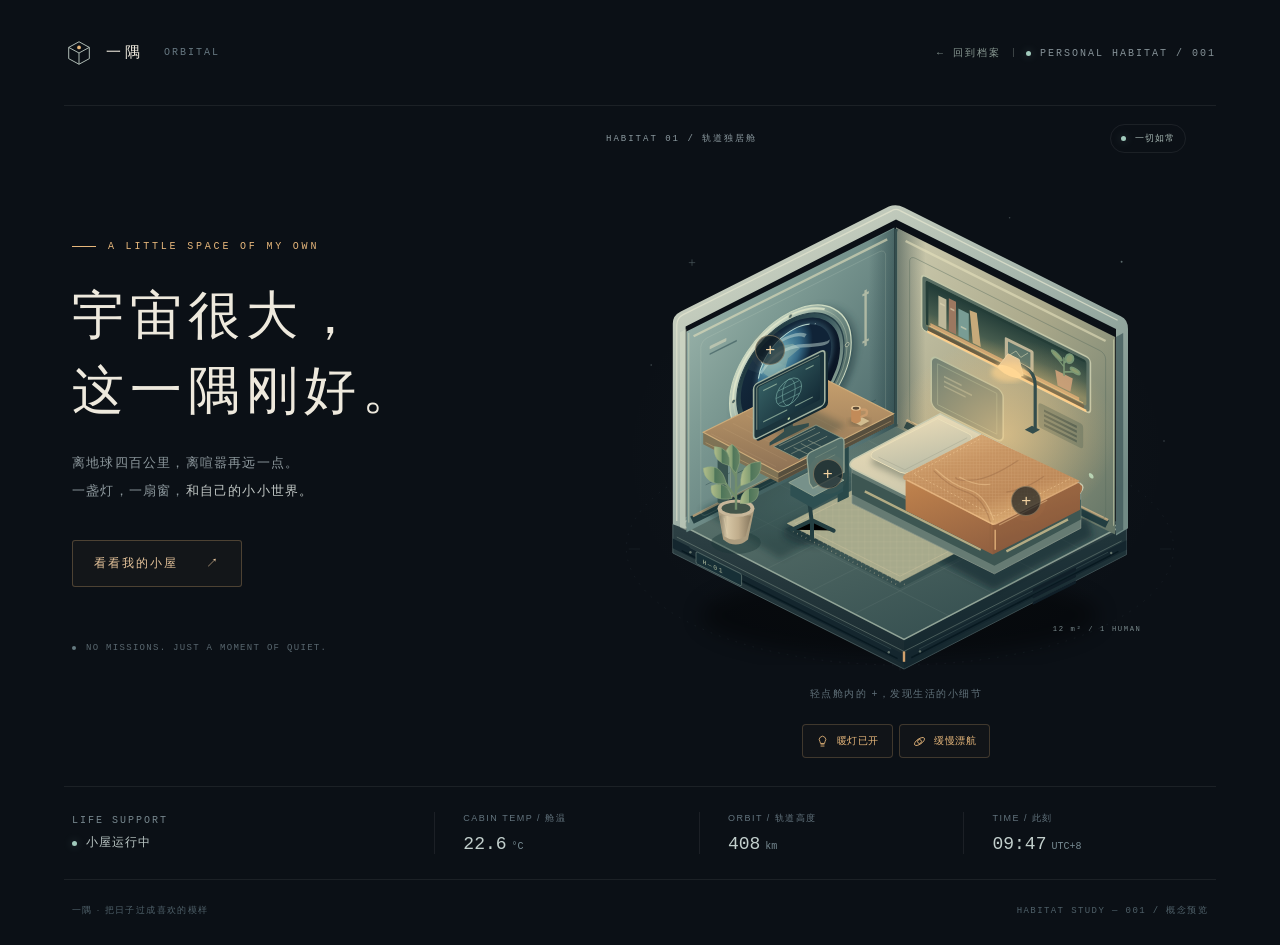
<file: cabin.html>
<!doctype html>
<html lang="zh-CN">
<head>
<meta charset="utf-8">
<meta name="viewport" content="width=device-width,initial-scale=1">
<meta name="theme-color" content="#0b1016">
<title>一隅 · 轨道独居舱</title>
<link rel="icon" href="data:image/svg+xml,%3Csvg xmlns='http://www.w3.org/2000/svg' viewBox='0 0 32 32'%3E%3Cpath d='M5 22V10l11-6 11 6v12l-11 6Z' fill='%230b1016' stroke='%23b9c6be'/%3E%3Cpath d='m5 10 11 6 11-6M16 16v12' fill='none' stroke='%23b9c6be'/%3E%3Ccircle cx='16' cy='10' r='2' fill='%23e7b77b'/%3E%3C/svg%3E" type="image/svg+xml">
<style>
:root{color-scheme:dark;--bg:#0b1016;--ink:#eee9dd;--muted:#859197;--line:#ffffff12;--amber:#e7b77b;--mint:#a1cabc}*{box-sizing:border-box}body{margin:0;background:var(--bg);color:var(--ink);font-family:"Microsoft YaHei","PingFang SC",sans-serif;font-weight:400}button{font:inherit}button:focus-visible,a:focus-visible{outline:2px solid var(--amber);outline-offset:6px}button{cursor:pointer}a{color:inherit;text-decoration:none}.page{max-width:1320px;margin:auto;padding:0 64px}.topbar{height:106px;display:flex;align-items:center;justify-content:space-between;border-bottom:1px solid var(--line)}.brand{display:flex;gap:12px;align-items:center;font-size:15px;letter-spacing:4px}.brand svg{width:30px;height:30px}.mono{font-family:Consolas,"Courier New",monospace}.top-meta{font-size:10px;letter-spacing:2px;color:var(--muted)}.status-dot{display:inline-block;width:5px;height:5px;border-radius:50%;background:var(--mint);box-shadow:0 0 10px #a1cabc55;margin-right:9px}.hero{min-height:640px;display:grid;grid-template-columns:40% 60%;align-items:center}.intro{padding:42px 0 40px 8px;position:relative;z-index:2}.eyebrow{color:var(--amber);font-size:10px;letter-spacing:2.8px;display:flex;align-items:center;gap:12px}.eyebrow:before{content:"";width:24px;height:1px;background:var(--amber)}h1{font-size:52px;line-height:1.45;font-weight:400;letter-spacing:6px;margin:26px 0 20px}.intro p{font-size:13px;line-height:2.2;color:#8d989d;margin:0;letter-spacing:1.2px}.intro p span{color:#c1c7c5}.enter{border:1px solid #e7b77b45;background:#e7b77b09;color:#e7c59c;padding:14px 21px;margin-top:34px;font-size:12px;letter-spacing:2px;border-radius:3px;display:inline-flex;align-items:center;gap:28px;transition:background .2s}.enter:hover{background:#e7b77b18}.intro-bottom{margin-top:56px;font-size:9px;letter-spacing:1.3px;color:#59676f;display:flex;align-items:center;gap:10px}.intro-bottom:before{content:"";width:4px;height:4px;background:#657a80;border-radius:50%}.room-column{position:relative;min-width:0;padding:18px 0 28px;width:100%;max-width:640px;justify-self:end}.scene-heading{display:flex;justify-content:space-between;align-items:center;margin:0 30px;color:#8b999f;font-size:9px;letter-spacing:2px}.scene-heading .pill{font-size:9px;letter-spacing:1px;border:1px solid #ffffff12;padding:7px 10px;border-radius:20px;color:#a4b5b1}.scene{position:relative;isolation:isolate;aspect-ratio:800/670;margin-top:4px}.scene:before{content:"";position:absolute;inset:13% 5% 3%;background:radial-gradient(ellipse,#6587770b,transparent 68%);z-index:-1}.room{width:100%;height:100%;overflow:visible;transform:translate(var(--x,0px),var(--y,0px));transition:transform .65s ease,filter 1.2s ease}.room *{transition:opacity 1.2s,fill 1.2s}.night .room{filter:brightness(.68) saturate(.8)}.night .warm-light{opacity:.1}.night .window-planet{filter:brightness(1.4)}.night .screen-glow{opacity:.8}.scene.paused .drift,.scene.paused .signal{animation-play-state:paused}.drift{animation:drift 16s ease-in-out infinite alternate}.signal{animation:signal 4s ease-in-out infinite}@keyframes drift{to{transform:translate(4px,-4px)}}@keyframes signal{50%{opacity:.35}}.hotspot{position:absolute;width:30px;height:30px;border-radius:50%;background:#111b20aa;border:1px solid #cfb38a70;color:#f3d3a1;display:grid;place-items:center;font-size:17px;box-shadow:0 0 0 5px #e7b77b07;transition:background .2s,transform .2s;z-index:3}.hotspot:hover,.hotspot[aria-pressed="true"]{background:#c08d53;color:#0b1016;transform:scale(1.12)}.hotspot.window{left:28%;top:33%}.hotspot.desk{left:37%;top:56%}.hotspot.bed{left:68%;top:61%}.scene-hint{text-align:center;color:#607079;font-size:10px;letter-spacing:1.5px;margin:-10px 0 23px}.toolbar{display:flex;justify-content:center;gap:6px}.tool{border:1px solid #ffffff13;border-radius:4px;color:#9aa8ad;background:#ffffff02;padding:9px 13px;display:flex;gap:8px;align-items:center;font-size:10px;letter-spacing:.6px}.tool svg{width:13px;height:13px;stroke:currentColor;fill:none;stroke-width:1.3}.tool:hover{background:#ffffff08}.tool[aria-pressed="true"]{color:var(--amber);border-color:#e7b77b38;background:#e7b77b07}.readout{border-top:1px solid var(--line);border-bottom:1px solid var(--line);display:grid;grid-template-columns:1.4fr 1fr 1fr 1fr;align-items:center;padding:24px 8px;gap:20px}.readout-label{font-size:10px;color:#77878e;letter-spacing:2px;line-height:2}.readout-label strong{display:block;font-size:12px;color:#bcc8c6;font-weight:400;letter-spacing:1px}.metric{border-left:1px solid var(--line);padding-left:28px}.metric span{display:block;font-size:9px;letter-spacing:1.5px;color:#64757f;margin-bottom:9px}.metric b{font-family:Consolas,monospace;font-size:18px;color:#c2cfcc;font-weight:400}.metric small{font-size:10px;color:#778a92;margin-left:5px}.footer{display:flex;justify-content:space-between;padding:24px 8px 28px;color:#4f6069;font-size:9px;letter-spacing:1.4px}.footer a:hover{color:var(--amber)}.detail{position:absolute;left:50%;bottom:42px;width:min(310px,90%);transform:translateX(-50%);padding:19px 22px;background:#101a21f5;border:1px solid #bdab873b;border-radius:7px;box-shadow:0 14px 40px #0006;z-index:5;backdrop-filter:blur(12px)}.detail[hidden]{display:none}.detail .code{font-size:9px;letter-spacing:2px;color:var(--amber)}.detail h2{font-size:16px;font-weight:400;letter-spacing:2px;margin:12px 0 8px}.detail p{font-size:11px;color:#a4b0b4;line-height:1.9;margin:0}.close{position:absolute;right:10px;top:8px;background:none;border:0;color:#9aabaa;font-size:20px;width:30px;height:30px}.orbit-line{opacity:.18}.caption{fill:#79898c;font:9px Consolas,monospace;letter-spacing:2px}@media(min-width:1450px){.hero{min-height:700px}}@media(max-width:1000px){.page{padding:0 32px}.hero{min-height:580px;grid-template-columns:38% 62%}h1{font-size:40px;letter-spacing:4px}.intro p{font-size:12px}.scene-heading{margin:0 12px;font-size:8px;letter-spacing:1px}.intro-bottom{margin-top:35px}.tool{padding:8px 10px}}@media(max-width:680px){.page{padding:0 24px}.topbar{height:76px}.top-meta{font-size:8px;letter-spacing:1px}.hero{display:flex;flex-direction:column;align-items:stretch;min-height:0}.intro{padding:44px 3px 38px}h1{font-size:36px;line-height:1.4;margin:20px 0 15px}h1 br{display:block}.intro p{line-height:2}.intro-bottom{display:none}.enter{margin-top:23px;padding:11px 16px;font-size:11px}.room-column{margin:0 -14px 16px;width:calc(100% + 28px)}.scene-heading{margin:0 22px}.scene-hint{margin-top:0;font-size:9px}.readout{grid-template-columns:1fr 1fr 1fr;gap:10px;padding:20px 0}.readout-label{grid-column:1/-1;display:flex;justify-content:space-between;margin-bottom:12px;font-size:9px}.readout-label strong{font-size:10px}.metric{padding-left:14px}.metric:nth-child(2){border:0;padding:0}.metric b{font-size:16px}.footer{font-size:8px;letter-spacing:.5px;padding:20px 0}.detail{bottom:15px}.hotspot{width:28px;height:28px}}@media(prefers-reduced-motion:reduce){*,*:before,*:after{animation:none!important;transition:none!important}.room{transform:none!important}}

.top-meta .back{color:#8a9a94;text-decoration:none;letter-spacing:2px;transition:color .3s}
.top-meta .back:hover,.top-meta .back:focus-visible{color:#e7b77b}
.top-meta .top-sep{display:inline-block;width:1px;height:9px;background:rgba(185,198,190,.28);margin:0 12px;vertical-align:middle}
</style>
</head>
<body>
<div class="page">
<header class="topbar"><a class="brand" href="./cabin.html" aria-label="一隅 首页"><svg viewBox="0 0 32 32" fill="none" aria-hidden="true"><path d="M5 22V10l11-6 11 6v12l-11 6Z" stroke="#b9c6be"/><path d="m5 10 11 6 11-6M16 16v12" stroke="#b9c6be"/><circle cx="16" cy="10" r="2" fill="#e7b77b"/></svg>一隅<span class="mono" style="font-size:10px;color:#667780;letter-spacing:2px;margin-left:8px">ORBITAL</span></a><div class="top-meta mono"><a class="back" href="%E6%98%9F%E8%BD%A8%E7%89%88.html#home">← 回到档案</a><span class="top-sep" aria-hidden="true"></span><span class="status-dot"></span>PERSONAL HABITAT / 001</div></header>
<main>
<section class="hero" aria-label="太空独居舱">
<div class="intro"><div class="eyebrow mono">A LITTLE SPACE OF MY OWN</div><h1>宇宙很大，<br>这一隅刚好。</h1><p>离地球四百公里，离喧嚣再远一点。<br>一盏灯，一扇窗，<span>和自己的小小世界。</span></p><button class="enter" id="explore">看看我的小屋 <span aria-hidden="true">↗</span></button><div class="intro-bottom mono">NO MISSIONS. JUST A MOMENT OF QUIET.</div></div>
<div class="room-column">
<div class="scene-heading mono"><span>HABITAT 01 / 轨道独居舱</span><span class="pill"><span class="status-dot"></span>一切如常</span></div>
<div class="scene" id="scene">
<svg class="room" viewBox="0 0 800 670" role="img" aria-labelledby="room-title room-desc">
<title id="room-title">暖灯亮着的太空独居舱</title><desc id="room-desc">等距视角的开放小屋，左侧舷窗外是蓝色地球，窗下有电脑书桌，右侧有橙色床铺、阅读灯和书架，门口放着绿植。</desc>
<defs>
<linearGradient id="left-wall" x1="0" y1="0" x2="1" y2="1"><stop stop-color="#aac1b7"/><stop offset=".35" stop-color="#7e9b94"/><stop offset="1" stop-color="#3b595d"/></linearGradient>
<linearGradient id="right-wall" x1="0" y1="0" x2="1" y2="1"><stop stop-color="#ceccb0"/><stop offset=".48" stop-color="#aaa88a"/><stop offset="1" stop-color="#627466"/></linearGradient>
<linearGradient id="rim" x2=".8" y2="1"><stop stop-color="#d8dbc8"/><stop offset=".5" stop-color="#a7b7ad"/><stop offset="1" stop-color="#718a85"/></linearGradient>
<linearGradient id="floor" x2=".7" y2="1"><stop stop-color="#677e75"/><stop offset="1" stop-color="#344e4f"/></linearGradient>
<linearGradient id="foundation" x2="0" y2="1"><stop stop-color="#3d5254"/><stop offset="1" stop-color="#18292f"/></linearGradient>
<linearGradient id="wood" x2="0" y2="1"><stop stop-color="#c8a16e"/><stop offset="1" stop-color="#8e7255"/></linearGradient>
<linearGradient id="blanket" x2=".5" y2="1"><stop stop-color="#d19b64"/><stop offset=".4" stop-color="#ba7e4b"/><stop offset="1" stop-color="#905f40"/></linearGradient>
<linearGradient id="pillow" x2=".4" y2="1"><stop stop-color="#f0dfb9"/><stop offset="1" stop-color="#bbbda7"/></linearGradient>
<linearGradient id="space" x2="1" y2="1"><stop stop-color="#152d41"/><stop offset="1" stop-color="#080f1d"/></linearGradient>
<radialGradient id="earth" cx=".25" cy=".25"><stop stop-color="#a0d4d8"/><stop offset=".25" stop-color="#629eae"/><stop offset=".65" stop-color="#356a87"/><stop offset=".9" stop-color="#19374e"/><stop offset="1" stop-color="#102337"/></radialGradient>
<radialGradient id="lamp-light"><stop stop-color="#ffd18a" stop-opacity=".56"/><stop offset="1" stop-color="#ffc578" stop-opacity="0"/></radialGradient>
<linearGradient id="screen" x2="1" y2="1"><stop stop-color="#345d61"/><stop offset="1" stop-color="#132a35"/></linearGradient>
<linearGradient id="metal-bevel" x1="0" y1="0" x2="1" y2="1"><stop stop-color="#e2e6ce"/><stop offset=".28" stop-color="#b7c9b8"/><stop offset=".55" stop-color="#748f87"/><stop offset=".8" stop-color="#536e69"/><stop offset="1" stop-color="#a3b5a2"/></linearGradient>
<linearGradient id="inner-bevel" x1="0" y1="0" x2="1" y2="1"><stop stop-color="#142c34"/><stop offset=".5" stop-color="#38565c"/><stop offset="1" stop-color="#a4b9a6"/></linearGradient>
<linearGradient id="corner-shade"><stop stop-color="#122d32" stop-opacity="0"/><stop offset=".48" stop-color="#122d32" stop-opacity=".42"/><stop offset=".52" stop-color="#122d32" stop-opacity=".46"/><stop offset="1" stop-color="#122d32" stop-opacity="0"/></linearGradient>
<linearGradient id="shelf-depth" x2=".2" y2="1"><stop stop-color="#1e3835"/><stop offset=".65" stop-color="#465c4e"/><stop offset="1" stop-color="#7d8160"/></linearGradient>
<linearGradient id="duvet-top" x1="0" y1="0" x2=".6" y2="1"><stop stop-color="#e0b480"/><stop offset=".38" stop-color="#c79462"/><stop offset=".73" stop-color="#bd8959"/><stop offset="1" stop-color="#dcac72"/></linearGradient>
<linearGradient id="ceramic"><stop stop-color="#8a816b"/><stop offset=".25" stop-color="#d6c6a5"/><stop offset=".6" stop-color="#c0ad8c"/><stop offset="1" stop-color="#87785f"/></linearGradient>
<linearGradient id="leaf-fold"><stop stop-color="#b1bd8a"/><stop offset=".46" stop-color="#819d73"/><stop offset=".5" stop-color="#4e7559"/><stop offset="1" stop-color="#668465"/></linearGradient>
<radialGradient id="cool-bounce"><stop stop-color="#a7e0dc" stop-opacity=".18"/><stop offset="1" stop-color="#a7e0dc" stop-opacity="0"/></radialGradient>
<filter id="contact-shadow" x="-30%" y="-60%" width="160%" height="220%"><feGaussianBlur stdDeviation="4"/></filter>
<pattern id="linen" width="4" height="4" patternUnits="userSpaceOnUse"><path d="M0 .5h4M.5 0v4" stroke="#fce0b0" stroke-width=".45" opacity=".2"/></pattern>
<filter id="blur"><feGaussianBlur stdDeviation="12"/></filter><filter id="glow"><feGaussianBlur stdDeviation="3"/></filter>
<clipPath id="window-clip"><circle cx="120" cy="104" r="62"/></clipPath>
<pattern id="rug" width="8" height="8" patternUnits="userSpaceOnUse"><rect width="8" height="8" fill="#a7aa8c"/><path d="M0 1h8M1 0v8" stroke="#d5c9a0" stroke-opacity=".15"/></pattern>
</defs>
<ellipse cx="405" cy="573" rx="249" ry="51" fill="#000" opacity=".4" filter="url(#blur)"/>
<g class="orbit-line" fill="none" stroke="#637a83" stroke-width=".8"><ellipse cx="405" cy="489" rx="342" ry="146" stroke-dasharray="2 9"/><path d="m66 490 14 0m650 0h14M405 337v-12M405 642v-12"/></g>
<g fill="#aec6c4"><circle cx="94" cy="260" r="1" opacity=".35"/><circle cx="682" cy="131" r="1.2" opacity=".5"/><circle cx="735" cy="355" r="1" opacity=".3"/><circle cx="542" cy="76" r="1" opacity=".3"/><path d="M145 128v8m-4-4h8" stroke="#849a9c" stroke-width=".8" opacity=".55"/></g>
<!-- The room shares one isometric projection; furniture uses the same wall and floor axes. -->
<path d="M121 459 400 319 688 463v34L410 640 121 495Z" fill="url(#foundation)" stroke="#516567"/>
<path d="m410 603 278-140v34L410 640Z" fill="#0e222b" opacity=".38"/>
<path d="m121 477 289 145 278-143v12L410 634 121 489Z" fill="#14262e"/>
<path d="m126 475 284 143 272-138" fill="none" stroke="#b0c1af" stroke-opacity=".34" stroke-width="1.2"/>
<path d="m132 492 270 135m17-1 259-133" fill="none" stroke="#081920" stroke-width="2"/>
<g fill="#9caa97" opacity=".6"><circle cx="143" cy="494" r="1.5"/><circle cx="391" cy="619" r="1.5"/><circle cx="430" cy="618" r="1.5"/><circle cx="669" cy="495" r="1.5"/></g>
<path d="m142 488 252 127m35 0 236-121" fill="none" stroke="#75938b" stroke-opacity=".3"/>
<path d="m130 459 270-136 279 140-269 140Z" fill="url(#floor)" stroke="#91a497" stroke-width="2"/>
<g stroke="#bbccbb" stroke-opacity=".1" fill="none"><path d="m185 486 270-136m-215 164 270-136m-215 164 270-136m-215 164 270-136M187 431l280 143M242 403l280 143M297 375l280 143M351 347l280 143"/></g>
<path d="M121 459V208Q121 198 131 193L391 62Q400 58 410 63L681 199Q690 203 690 215v249l-15 9V215L400 78 137 212v253Z" fill="url(#rim)"/>
<path d="M138 218 398 88v250L138 469Z" fill="url(#left-wall)"/>
<path d="M400 88 674 225v247L400 337Z" fill="url(#right-wall)"/>
<path d="m366 106 34-18 37 19v248l-37-18-34 18Z" fill="url(#corner-shade)"/>
<path d="M400 90v247" stroke="#344e4e" stroke-width="4"/>
<path d="M402 93v241" stroke="#d2d6b4" stroke-opacity=".36"/>
<path d="M126 455V210q0-9 8-13L395 67q5-3 10 0l272 137" fill="none" stroke="#e9e9d2" stroke-opacity=".7" stroke-width="1.5"/>
<path d="m130 219 8-4v252l-8-4Z" fill="#dae0c8" opacity=".42"/>
<path d="m675 225 9-5v246l-9 5Z" fill="#3d5758" opacity=".72"/>
<path d="M141 220v237m531-229v233" stroke="#e2e3bc" stroke-opacity=".55" stroke-width="1.2"/>
<path d="M147 224 389 103M412 105l250 125" stroke="#e7e1bc" stroke-opacity=".6" stroke-width="3"/>
<path d="M145 454 391 331m21 3 252 125" stroke="#233e41" stroke-width="10"/>
<path class="warm-light" d="M146 449 391 326m22 3 252 125" stroke="#efc58e" stroke-width="3" opacity=".65"/>
<g transform="matrix(1,-.5,0,1,148,226)">
<rect x="8" y="8" width="231" height="221" rx="8" fill="none" stroke="#d3e0cb" stroke-opacity=".19"/>
<path d="M14 191h213" stroke="#223e42" stroke-opacity=".4"/>
<rect x="19" y="20" width="21" height="4" rx="1" fill="#d7d7ba" opacity=".6"/>
<rect x="19" y="29" width="34" height="2" fill="#26464b" opacity=".5"/>
<circle cx="126" cy="111" r="78" fill="#162e34" opacity=".38" filter="url(#contact-shadow)"/>
<circle cx="122" cy="107" r="77" fill="#415e60"/>
<circle cx="120" cy="104" r="76" fill="url(#metal-bevel)" stroke="#cddac1" stroke-width="1.5"/>
<circle cx="120" cy="104" r="71" fill="none" stroke="#e6e8ca" stroke-opacity=".3"/>
<circle cx="120" cy="104" r="67" fill="url(#inner-bevel)" stroke="#263f47" stroke-width="1.5"/>
<path d="M48 102a72 72 0 0 1 114-57" fill="none" stroke="#e8edcf" stroke-width="2.2" stroke-linecap="round" opacity=".72"/>
<circle cx="120" cy="104" r="62" fill="url(#space)"/>
<g clip-path="url(#window-clip)"><g fill="#dae5df" opacity=".8"><circle cx="84" cy="73" r=".9"/><circle cx="151" cy="58" r=".8"/><circle cx="166" cy="115" r=".7"/><circle cx="94" cy="46" r=".6"/><circle cx="140" cy="83" r=".6"/></g><g class="window-planet" transform="translate(0,-38)"><circle cx="125" cy="135" r="49" fill="#6fa9bc" opacity=".3" filter="url(#glow)"/><circle cx="125" cy="135" r="46" fill="url(#earth)"/><path d="m88 110 19-8 16 5 9 10-15 5-4 13-17 2-10-12m49 11 19 8 2 12-12 14-12-8-6-15" fill="#93b2a9" opacity=".55"/><path d="M83 124q21-23 53-8t31 9M88 140q17-9 32-4t35 15M106 96q22-2 33 9" stroke="#c8e0d8" stroke-width="4" fill="none" opacity=".48"/><path d="M80 129a46 46 0 0 1 64-36" stroke="#d5f2e3" stroke-width="1.4" fill="none" opacity=".8"/></g><path d="m64 59 101 89" stroke="#d2eee0" stroke-opacity=".05" stroke-width="17"/></g>
<g fill="#536c69" stroke="#d9ddbe" stroke-width=".7"><circle cx="120" cy="33" r="2.4"/><circle cx="120" cy="175" r="2.4"/><circle cx="49" cy="104" r="2.4"/><circle cx="191" cy="104" r="2.4"/></g>
<path d="M214 47v70m-4-65h8m-8 59h8" stroke="#d5d5b7" stroke-width="3" opacity=".65"/>
</g>
<g transform="matrix(1,.5,0,1,413,111)">
<rect x="4" y="10" width="245" height="209" rx="7" stroke="#5a6d5f" fill="none" opacity=".5"/>
<rect x="19" y="26" width="211" height="69" rx="5" fill="#596e63" stroke="#c4c7a9" stroke-width="2"/>
<rect x="24" y="31" width="201" height="57" rx="3" fill="url(#shelf-depth)"/>
<path d="M26 86V33h197" fill="none" stroke="#243d37" stroke-width="3"/>
<path d="M30 84h186" stroke="#cca371" stroke-width="5"/>
<path d="M27 88h195v5H27Z" fill="#655a41"/>
<path d="M28 86h193" stroke="#e2bb80" stroke-width="1.2"/>
<g><path d="M40 80V42h10v38" fill="#bdb89a"/><path d="M53 80V39h9v41" fill="#9c7860"/><path d="M65 80V46h13v34" fill="#799c94"/><path d="m83 80-4-39 9-1 5 40" fill="#c6aa7a"/><path d="M42 51h6m7 0h5m8 16h7" stroke="#e2d9b6" stroke-width="2" opacity=".6"/></g>
<rect x="123" y="52" width="36" height="27" rx="2" fill="#bcb497"/><rect x="127" y="56" width="28" height="19" fill="#4e6d67"/><path d="m129 72 8-9 6 5 9-10" fill="none" stroke="#a6b49c"/>
<path d="M186 62h22l-3 18h-16Z" fill="#be9876"/>
<g stroke="#749574" stroke-width="2" fill="#879b70"><path d="M197 64V41m0 12-11-9m11 4 9-12m-9 23 14-7"/><ellipse cx="188" cy="43" rx="7" ry="3" transform="rotate(25 188 43)"/><ellipse cx="204" cy="39" rx="4" ry="7" transform="rotate(30 204 39)"/><ellipse cx="211" cy="51" rx="6" ry="3"/></g>
<path class="warm-light" d="M26 94h199" stroke="#ffcf8b" stroke-width="3"/>
<rect x="31" y="121" width="90" height="65" rx="8" fill="#738274" stroke="#bac1a2" stroke-width="2"/><path d="M39 128h74v51H39Z" stroke="#91a18a" fill="none"/><path d="M47 140h22m-22 6h35m-35 6h27" stroke="#c3c5a4" opacity=".5" stroke-width="2"/>
<rect x="165" y="113" width="56" height="31" rx="4" fill="#657667"/>
<g stroke="#364e4b" stroke-width="3"><path d="M172 120h41m-41 6h41m-41 6h41m-41 6h41"/></g>
<circle cx="231" cy="172" r="3" fill="#b4d4b7" class="signal"/>
</g>
<ellipse class="warm-light" cx="535" cy="348" rx="139" ry="121" fill="url(#lamp-light)"/>
<ellipse cx="293" cy="418" rx="121" ry="48" fill="url(#cool-bounce)" transform="rotate(-26 293 418)"/>
<path d="m156 441 146-72 100 56-147 77Z" fill="#102b2d" opacity=".38" filter="url(#contact-shadow)"/>
<path d="m361 420 156 83 122-54 7 25-124 67-169-90Z" fill="#0c242b" opacity=".54" filter="url(#contact-shadow)"/>
<ellipse cx="300" cy="469" rx="41" ry="17" fill="#09242c" opacity=".4" filter="url(#contact-shadow)"/>
<path d="m261 465 107-55 145 73-108 56Z" fill="#122d31" opacity=".25"/>
<path d="m264 458 105-53 142 71-106 55Z" fill="url(#rug)" stroke="#c1ba94" stroke-opacity=".5"/>
<path d="m274 458 95-47 130 65-94 48Z" fill="none" stroke="#d3c6a0" stroke-opacity=".5"/>
<path d="m271 468 131 67m-120-67 130 67" stroke="#c8bea0" stroke-width="2" stroke-dasharray="1 5" opacity=".5"/>
<g id="bed-art">
<path d="m452 356 178 89-111 60-177-90Z" fill="#1e3739" opacity=".5" transform="translate(3 16)"/>
<path d="m455 331 176 88v45l-108 57-178-88v-44Z" fill="#667b73" stroke="#879589"/>
<path d="m345 395 178 88 108-55v25l-108 58-178-89Z" fill="#3d5652"/>
<path d="m361 418 145 73m32 2 77-40" stroke="#b3ac84" stroke-width="3" class="warm-light"/>
<path d="m455 321 175 87q7 4 0 12l-103 53q-5 4-14 0l-166-83q-9-5 0-12Z" fill="url(#pillow)" stroke="#c9cbb0" stroke-width="2"/>
<path d="m451 335 43 19q8 4 0 10l-74 38q-5 3-12 0l-37-17q-5-4 1-9Z" fill="#546255" opacity=".45" filter="url(#contact-shadow)"/>
<path d="m452 327 39 19q8 4 0 10l-74 38q-5 3-12 0l-34-17q-5-4 1-9Z" fill="url(#pillow)" stroke="#ebe0bb" stroke-width="1.2"/>
<path d="m378 375 33 16 78-40" fill="none" stroke="#9b9f89" opacity=".5"/>
<path d="m507 347 122 61q7 4 1 13v20l-109 56-109-55v-37Z" fill="url(#blanket)"/>
<path d="m521 460 109-55v36l-109 56Z" fill="#754b34" opacity=".24"/>
<path d="m507 347-95 49q-7 5 1 9l108 55 109-55" fill="url(#duvet-top)"/>
<path d="m507 347-95 49q-7 5 1 9l108 55 109-55" fill="url(#linen)"/>
<path d="m504 353-82 43 102 53 96-48" fill="none" stroke="#f0c793" stroke-opacity=".68" stroke-width="1.2" stroke-dasharray="2 3"/>
<path d="m447 392q19 20 41 27t30 38v33m35-111q-36 24-58 25t-20-4m63 19q25-4 47-20" fill="none" stroke="#8e5e3e" stroke-opacity=".36" stroke-width="1.6"/>
<path d="m449 390q21 20 42 26t31 38m-43-54q22 12 39 9m11 51 60-31" fill="none" stroke="#f5ce97" stroke-opacity=".48" stroke-width="1.4"/>
<path d="m414 404 105 54q3 2 7 0l101-51" stroke="#f2c28a" stroke-width="1.7" fill="none" opacity=".7"/>
<path d="M524 466v25" stroke="#d5a470" stroke-width="2"/>
</g>
<g id="desk-art">
<path d="m177 355 13 6v78l-13-7Z" fill="#38534f"/><path d="m327 366 14-7v66l-14 7Z" fill="#29494a"/>
<path d="m193 363 66-34v62l-66 34Z" fill="#698579" stroke="#90a18b"/>
<path d="m202 376 48-24m-48 43 48-24" stroke="#3c5c53"/><path d="m220 374 14-7m-14 28 14-7" stroke="#b7ba98" stroke-width="2"/>
<path d="m159 345 143-72 95 48v12l-144 74-94-48Z" fill="#7e7255"/>
<path d="m253 394 144-73v12l-144 74Z" fill="#574f3e"/>
<path d="m162 357 90 45 142-72" stroke="#d1ae78" stroke-width="1.2" fill="none" opacity=".45"/>
<path d="m159 344 143-71 95 48-144 73Z" fill="url(#wood)" stroke="#cead7b" stroke-width="1.4"/>
<path d="m169 346 81 41m-66-48 80 41m-68-47 78 39m-61-49 78 39m-58-49 78 39m-57-49 77 39" stroke="#f2d2a2" opacity=".14" stroke-width=".8"/>
<path d="m227 330 49-25 62 31-53 27Z" fill="#253c37" opacity=".3" filter="url(#contact-shadow)"/>
<ellipse cx="354" cy="331" rx="13" ry="5" fill="#3c4032" opacity=".4" filter="url(#glow)"/>
<g transform="matrix(1,-.5,0,1,222,308)"><path d="M38 40v14l-18 5v4h49v-4l-20-6V38Z" fill="#334d4c"/><rect x="3" y="-21" width="90" height="71" rx="5" fill="#142a32"/><rect x="0" y="-23" width="89" height="69" rx="5" fill="#1b343c" stroke="#a1b2a0" stroke-width="2"/><path d="M4 35V-17q0-2 3-2h75" fill="none" stroke="#d6e0bd" stroke-opacity=".6"/><rect x="6" y="-17" width="77" height="54" rx="2" fill="url(#screen)"/><g class="screen-glow"><circle cx="44" cy="8" r="16" stroke="#7eb3aa" fill="none" stroke-width=".7"/><ellipse cx="44" cy="8" rx="8" ry="16" stroke="#7eb3aa" fill="none" stroke-width=".6"/><path d="M28 8h32M31 0h26m-26 16h26" stroke="#7eb3aa" stroke-width=".6"/><path d="M12 29h30m10 0h22M12-10h17m36 0h10" stroke="#a8c7ad" stroke-width="1.5" opacity=".7"/></g><circle cx="44" cy="41" r="1.5" fill="#bed7a4" class="signal"/></g>
<path d="m247 362 53-27 32 16-53 27Z" fill="#2d484b" stroke="#929e85"/>
<g stroke="#aab29a" stroke-width="1" opacity=".65"><path d="m254 361 45-22m-39 27 45-22m-36 27 45-22m-42 14 19 9m-10-14 19 10m-10-14 19 9"/></g>
<path d="m344 330 11-6 12 6-11 6Z" fill="#d3bd90"/><path d="M344 314v16q6 6 12 0v-16" fill="#c28b59"/><ellipse cx="350" cy="314" rx="6" ry="3" fill="#e9c999"/><ellipse cx="350" cy="314" rx="4" ry="1.8" fill="#594936"/><path d="M356 316q10-2 7 6l-7 3" fill="none" stroke="#c99b6c" stroke-width="3"/>
</g>
<g id="chair"><path d="m291 425 4 34m-25 7 25-12 27 13m-27-13v23" stroke="#243f42" stroke-width="5" stroke-linecap="round"/><path d="m268 411 36-18 30 15v10l-38 21-28-16Z" fill="#2e5052"/><path d="m266 407 37-19 32 16-38 20Z" fill="#77918a" stroke="#9bab98"/><path d="m296 414 39-20v-38q0-7-7-4l-35 17q-5 3-4 10l3 29Z" fill="#536f6a" stroke="#9aab98" stroke-width="1.5"/><path d="m299 376 27-14m-25 22 23-12" stroke="#91a28c" stroke-opacity=".5"/></g>
<g id="lamp"><path d="M574 339v-54q0-15-13-22l-15-8" stroke="#344d4c" stroke-width="4" fill="none"/><path d="m570 336 10 5-9 5-10-5Z" fill="#344d4c"/><path d="m540 246 14 7 5 20q-17 6-32-10Z" fill="#e5c492" stroke="#eed6a7"/><ellipse cx="542" cy="268" rx="16" ry="5" transform="rotate(26 542 268)" fill="#ffdda1"/><ellipse class="warm-light" cx="542" cy="269" rx="23" ry="12" fill="#ffd38c" filter="url(#glow)" opacity=".65"/></g>
<g id="plant"><ellipse cx="200" cy="482" rx="31" ry="14" fill="#1a3536" opacity=".4"/><path d="m177 439 7 39q16 13 31 0l8-39Z" fill="#ab9c7e"/><path d="m179 448 6 26q13 9 27 0l7-26" fill="url(#ceramic)"/><path d="m185 451 4 20" stroke="#ead9b7" stroke-opacity=".4" stroke-width="1.2"/><ellipse cx="200" cy="439" rx="23" ry="11" fill="#c8b79a"/><ellipse cx="200" cy="439" rx="18" ry="7" fill="#43554a"/><g stroke="#728e6c" stroke-width="3" fill="none"><path d="M200 441v-63m0 48-19-26m19 17 24-29m-24 12-12-25"/></g><g fill="url(#leaf-fold)" stroke="#91aa82" stroke-width=".65"><path d="M200 395q-23-24-5-36 17 10 5 36Z"/><path d="M188 409q-28 1-29-20 23-8 29 20Z"/><path d="M206 411q-2-30 25-30 3 22-25 30Z"/><path d="M195 427q-29 4-26-16 20-8 26 16Z"/><path d="M205 433q2-22 23-19 2 21-23 19Z"/><path d="M192 386q-22-5-19-24 21 1 19 24Z"/></g></g>
<g transform="matrix(1,.5,0,1,150,493)"><rect width="57" height="15" rx="2" fill="#172f36" stroke="#738882" stroke-width=".7"/><text x="8" y="11" fill="#afba9e" font-family="Consolas,monospace" font-size="8" letter-spacing="2">H—01</text></g>
<g transform="matrix(1,-.5,0,1,571,540)" fill="#101f28"><rect width="54" height="4" rx="1"/><rect y="8" width="54" height="4" rx="1"/><rect y="16" width="54" height="4" rx="1"/></g>
<path d="m410 631 0-13" stroke="#d1a16c" stroke-width="3"/>
<text x="596" y="593" class="caption">12 m² / 1 HUMAN</text>
</svg>
<button class="hotspot window" data-item="window" aria-label="看看舷窗" aria-pressed="false">+</button>
<button class="hotspot desk" data-item="desk" aria-label="看看工作台" aria-pressed="false">+</button>
<button class="hotspot bed" data-item="bed" aria-label="看看休息区" aria-pressed="false">+</button>
<section class="detail" id="detail" aria-labelledby="detail-title" hidden><button class="close" aria-label="关闭物件介绍">×</button><span class="code mono" id="detail-code"></span><h2 id="detail-title"></h2><p id="detail-text"></p></section>
</div>
<p class="scene-hint">轻点舱内的 +，发现生活的小细节</p>
<div class="toolbar" aria-label="小屋控制"><button class="tool" id="light" aria-pressed="true"><svg viewBox="0 0 20 20" aria-hidden="true"><path d="M7 14h6m-6 3h6M6 10a5 5 0 1 1 8 0l-1 3H7Z"/></svg><span>暖灯已开</span></button><button class="tool" id="motion" aria-pressed="true"><svg viewBox="0 0 20 20" aria-hidden="true"><ellipse cx="10" cy="10" rx="9" ry="4" transform="rotate(-35 10 10)"/><circle cx="10" cy="10" r="3"/></svg><span>缓慢漂航</span></button></div>
</div>
</section>
<section class="readout" aria-label="小屋设定数据"><div class="readout-label mono">LIFE SUPPORT<strong><span class="status-dot"></span>小屋运行中</strong></div><div class="metric"><span>CABIN TEMP / 舱温</span><b>22.6<small>°C</small></b></div><div class="metric"><span>ORBIT / 轨道高度</span><b>408<small>km</small></b></div><div class="metric"><span>TIME / 此刻</span><b id="clock">--:--<small>UTC+8</small></b></div></section>
</main><footer class="footer"><span>一隅 · 把日子过成喜欢的模样</span><span class="mono">HABITAT STUDY — 001 / 概念预览</span></footer>
</div>
<script>
const scene = document.getElementById('scene');
const detail = document.getElementById('detail');
const light = document.getElementById('light');
const motion = document.getElementById('motion');
const reducedMotion = window.matchMedia('(prefers-reduced-motion: reduce)');
const entries = {
  window: ['01 / OBSERVATORY', '今天，地球也是蓝的。', '这扇圆窗，是小屋里最大的奢侈。什么都不做的时候，就看云层从海面上慢慢经过。'],
  desk: ['02 / PERSONAL STATION', '灵感偶尔到访的地方。', '屏幕留给还没完成的想法，纸笔留给突如其来的灵感。旁边的那杯咖啡，还温着。'],
  bed: ['03 / REST MODULE', '宇宙再忙，也要睡好。', '柔软的毯子，读了一半的书，还有一盏不太亮的灯。这里没有任务，只有自己的节奏。']
};
let activeButton;
function closeDetail(restoreFocus = false) {
  detail.hidden = true;
  document.querySelectorAll('.hotspot').forEach(button => button.setAttribute('aria-pressed', 'false'));
  if (restoreFocus && activeButton) activeButton.focus();
}
function openDetail(button) {
  const wasOpen = button.getAttribute('aria-pressed') === 'true';
  closeDetail();
  if (wasOpen) return;
  activeButton = button;
  const [code, title, text] = entries[button.dataset.item];
  document.getElementById('detail-code').textContent = code;
  document.getElementById('detail-title').textContent = title;
  document.getElementById('detail-text').textContent = text;
  detail.hidden = false;
  button.setAttribute('aria-pressed', 'true');
  detail.querySelector('.close').focus({ preventScroll: true });
}
document.querySelectorAll('.hotspot').forEach(button => button.addEventListener('click', () => openDetail(button)));
detail.querySelector('.close').addEventListener('click', () => closeDetail(true));
document.addEventListener('keydown', event => { if (event.key === 'Escape' && !detail.hidden) closeDetail(true); });
document.addEventListener('click', event => { if (!detail.hidden && !detail.contains(event.target) && !event.target.closest('.hotspot') && !event.target.closest('#explore')) closeDetail(); });
document.getElementById('explore').addEventListener('click', () => {
  scene.scrollIntoView({ behavior: reducedMotion.matches ? 'instant' : 'smooth', block: 'center' });
  openDetail(document.querySelector('[data-item="window"]'));
});
light.addEventListener('click', () => {
  const night = scene.classList.toggle('night');
  light.setAttribute('aria-pressed', String(!night));
  light.querySelector('span').textContent = night ? '夜间微光' : '暖灯已开';
});
function setMotion(enabled) {
  scene.classList.toggle('paused', !enabled);
  motion.setAttribute('aria-pressed', String(enabled));
  motion.querySelector('span').textContent = enabled ? '缓慢漂航' : '静静停泊';
  if (!enabled) { scene.style.setProperty('--x', '0px'); scene.style.setProperty('--y', '0px'); }
}
motion.addEventListener('click', () => setMotion(motion.getAttribute('aria-pressed') !== 'true'));
setMotion(!reducedMotion.matches);
reducedMotion.addEventListener('change', event => setMotion(!event.matches));
scene.addEventListener('pointermove', event => {
  if (event.pointerType !== 'mouse' || reducedMotion.matches || scene.classList.contains('paused')) return;
  const rect = scene.getBoundingClientRect();
  scene.style.setProperty('--x', `${(event.clientX - rect.left - rect.width / 2) * .012}px`);
  scene.style.setProperty('--y', `${(event.clientY - rect.top - rect.height / 2) * .008}px`);
});
scene.addEventListener('pointerleave', () => { scene.style.setProperty('--x', '0px'); scene.style.setProperty('--y', '0px'); });
function updateClock() {
  const time = new Intl.DateTimeFormat('en-GB', { timeZone: 'Asia/Shanghai', hour: '2-digit', minute: '2-digit', hourCycle: 'h23' }).format(new Date());
  document.getElementById('clock').replaceChildren(document.createTextNode(time), Object.assign(document.createElement('small'), { textContent: 'UTC+8' }));
}
updateClock();
setInterval(updateClock, 15000);
</script>
</body>
</html>
</file>
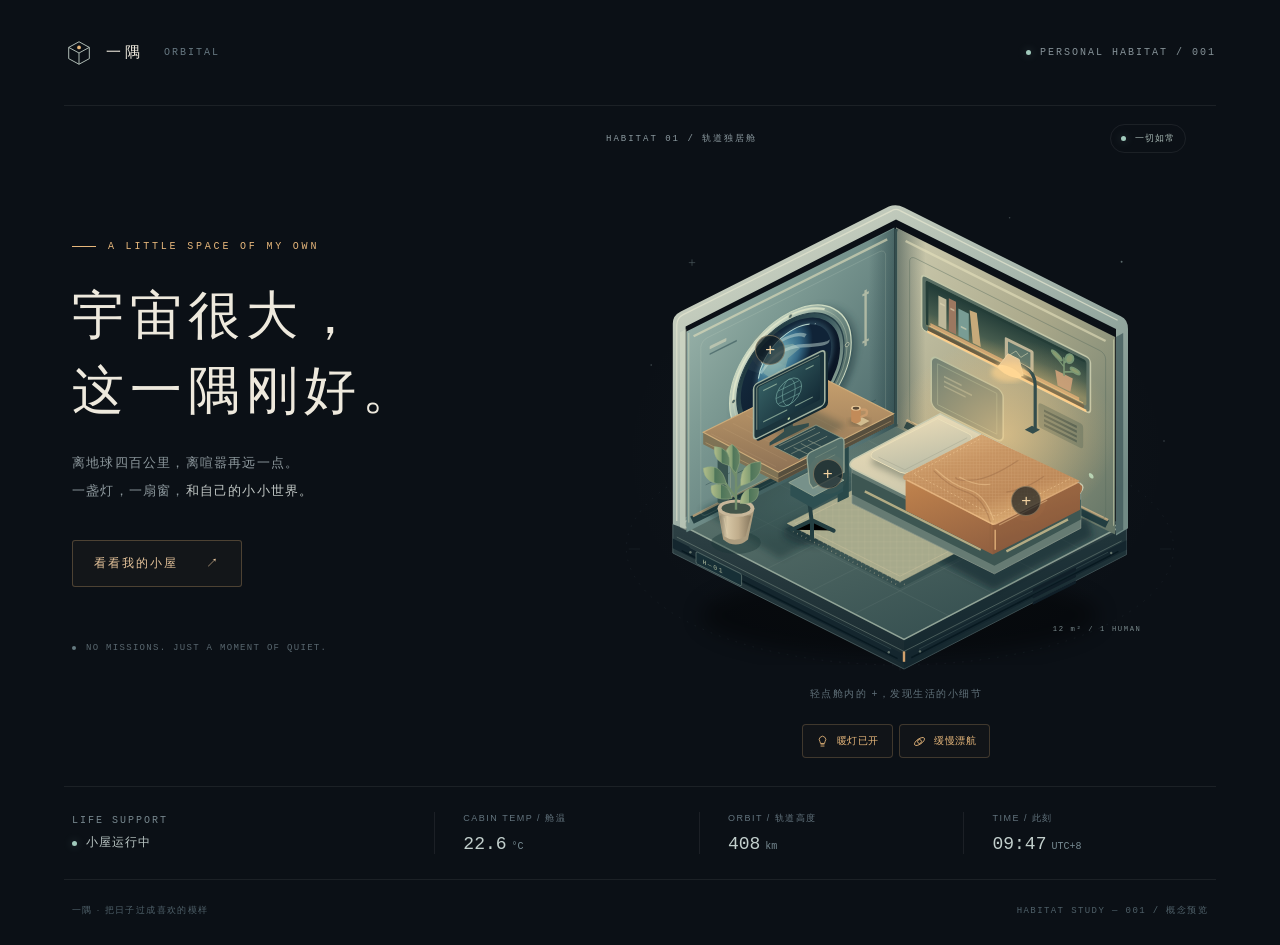
<file: index-3d.html>
<!doctype html>
<html lang="zh-CN">
<head>
<meta charset="utf-8">
<meta name="viewport" content="width=device-width,initial-scale=1">
<meta name="theme-color" content="#0b1016">
<title>一隅 · 轨道独居舱</title>
<link rel="icon" href="data:image/svg+xml,%3Csvg xmlns='http://www.w3.org/2000/svg' viewBox='0 0 32 32'%3E%3Cpath d='M5 22V10l11-6 11 6v12l-11 6Z' fill='%230b1016' stroke='%23b9c6be'/%3E%3Cpath d='m5 10 11 6 11-6M16 16v12' fill='none' stroke='%23b9c6be'/%3E%3Ccircle cx='16' cy='10' r='2' fill='%23e7b77b'/%3E%3C/svg%3E" type="image/svg+xml">
<style>
:root{color-scheme:dark;--bg:#0b1016;--ink:#eee9dd;--muted:#859197;--line:#ffffff12;--amber:#e7b77b;--mint:#a1cabc}*{box-sizing:border-box}body{margin:0;background:var(--bg);color:var(--ink);font-family:"Microsoft YaHei","PingFang SC",sans-serif;font-weight:400}button{font:inherit}button:focus-visible,a:focus-visible{outline:2px solid var(--amber);outline-offset:6px}button{cursor:pointer}a{color:inherit;text-decoration:none}.page{max-width:1320px;margin:auto;padding:0 64px}.topbar{height:106px;display:flex;align-items:center;justify-content:space-between;border-bottom:1px solid var(--line)}.brand{display:flex;gap:12px;align-items:center;font-size:15px;letter-spacing:4px}.brand svg{width:30px;height:30px}.mono{font-family:Consolas,"Courier New",monospace}.top-meta{font-size:10px;letter-spacing:2px;color:var(--muted)}.status-dot{display:inline-block;width:5px;height:5px;border-radius:50%;background:var(--mint);box-shadow:0 0 10px #a1cabc55;margin-right:9px}.hero{min-height:640px;display:grid;grid-template-columns:40% 60%;align-items:center}.intro{padding:42px 0 40px 8px;position:relative;z-index:2}.eyebrow{color:var(--amber);font-size:10px;letter-spacing:2.8px;display:flex;align-items:center;gap:12px}.eyebrow:before{content:"";width:24px;height:1px;background:var(--amber)}h1{font-size:52px;line-height:1.45;font-weight:400;letter-spacing:6px;margin:26px 0 20px}.intro p{font-size:13px;line-height:2.2;color:#8d989d;margin:0;letter-spacing:1.2px}.intro p span{color:#c1c7c5}.enter{border:1px solid #e7b77b45;background:#e7b77b09;color:#e7c59c;padding:14px 21px;margin-top:34px;font-size:12px;letter-spacing:2px;border-radius:3px;display:inline-flex;align-items:center;gap:28px;transition:background .2s}.enter:hover{background:#e7b77b18}.intro-bottom{margin-top:56px;font-size:9px;letter-spacing:1.3px;color:#59676f;display:flex;align-items:center;gap:10px}.intro-bottom:before{content:"";width:4px;height:4px;background:#657a80;border-radius:50%}.room-column{position:relative;min-width:0;padding:18px 0 28px;width:100%;max-width:640px;justify-self:end}.scene-heading{display:flex;justify-content:space-between;align-items:center;margin:0 30px;color:#8b999f;font-size:9px;letter-spacing:2px}.scene-heading .pill{font-size:9px;letter-spacing:1px;border:1px solid #ffffff12;padding:7px 10px;border-radius:20px;color:#a4b5b1}.scene{position:relative;isolation:isolate;aspect-ratio:800/670;margin-top:4px}.scene:before{content:"";position:absolute;inset:13% 5% 3%;background:radial-gradient(ellipse,#6587770b,transparent 68%);z-index:-1}.room{width:100%;height:100%;overflow:visible;transform:translate(var(--x,0px),var(--y,0px));transition:transform .65s ease,filter 1.2s ease}.room *{transition:opacity 1.2s,fill 1.2s}.night .room{filter:brightness(.68) saturate(.8)}.night .warm-light{opacity:.1}.night .window-planet{filter:brightness(1.4)}.night .screen-glow{opacity:.8}.scene.paused .drift,.scene.paused .signal{animation-play-state:paused}.drift{animation:drift 16s ease-in-out infinite alternate}.signal{animation:signal 4s ease-in-out infinite}@keyframes drift{to{transform:translate(4px,-4px)}}@keyframes signal{50%{opacity:.35}}.hotspot{position:absolute;width:30px;height:30px;border-radius:50%;background:#111b20aa;border:1px solid #cfb38a70;color:#f3d3a1;display:grid;place-items:center;font-size:17px;box-shadow:0 0 0 5px #e7b77b07;transition:background .2s,transform .2s;z-index:3}.hotspot:hover,.hotspot[aria-pressed="true"]{background:#c08d53;color:#0b1016;transform:scale(1.12)}.hotspot.window{left:28%;top:33%}.hotspot.desk{left:37%;top:56%}.hotspot.bed{left:68%;top:61%}.scene-hint{text-align:center;color:#607079;font-size:10px;letter-spacing:1.5px;margin:-10px 0 23px}.toolbar{display:flex;justify-content:center;gap:6px}.tool{border:1px solid #ffffff13;border-radius:4px;color:#9aa8ad;background:#ffffff02;padding:9px 13px;display:flex;gap:8px;align-items:center;font-size:10px;letter-spacing:.6px}.tool svg{width:13px;height:13px;stroke:currentColor;fill:none;stroke-width:1.3}.tool:hover{background:#ffffff08}.tool[aria-pressed="true"]{color:var(--amber);border-color:#e7b77b38;background:#e7b77b07}.readout{border-top:1px solid var(--line);border-bottom:1px solid var(--line);display:grid;grid-template-columns:1.4fr 1fr 1fr 1fr;align-items:center;padding:24px 8px;gap:20px}.readout-label{font-size:10px;color:#77878e;letter-spacing:2px;line-height:2}.readout-label strong{display:block;font-size:12px;color:#bcc8c6;font-weight:400;letter-spacing:1px}.metric{border-left:1px solid var(--line);padding-left:28px}.metric span{display:block;font-size:9px;letter-spacing:1.5px;color:#64757f;margin-bottom:9px}.metric b{font-family:Consolas,monospace;font-size:18px;color:#c2cfcc;font-weight:400}.metric small{font-size:10px;color:#778a92;margin-left:5px}.footer{display:flex;justify-content:space-between;padding:24px 8px 28px;color:#4f6069;font-size:9px;letter-spacing:1.4px}.footer a:hover{color:var(--amber)}.detail{position:absolute;left:50%;bottom:42px;width:min(310px,90%);transform:translateX(-50%);padding:19px 22px;background:#101a21f5;border:1px solid #bdab873b;border-radius:7px;box-shadow:0 14px 40px #0006;z-index:5;backdrop-filter:blur(12px)}.detail[hidden]{display:none}.detail .code{font-size:9px;letter-spacing:2px;color:var(--amber)}.detail h2{font-size:16px;font-weight:400;letter-spacing:2px;margin:12px 0 8px}.detail p{font-size:11px;color:#a4b0b4;line-height:1.9;margin:0}.close{position:absolute;right:10px;top:8px;background:none;border:0;color:#9aabaa;font-size:20px;width:30px;height:30px}.orbit-line{opacity:.18}.caption{fill:#79898c;font:9px Consolas,monospace;letter-spacing:2px}@media(min-width:1450px){.hero{min-height:700px}}@media(max-width:1000px){.page{padding:0 32px}.hero{min-height:580px;grid-template-columns:38% 62%}h1{font-size:40px;letter-spacing:4px}.intro p{font-size:12px}.scene-heading{margin:0 12px;font-size:8px;letter-spacing:1px}.intro-bottom{margin-top:35px}.tool{padding:8px 10px}}@media(max-width:680px){.page{padding:0 24px}.topbar{height:76px}.top-meta{font-size:8px;letter-spacing:1px}.hero{display:flex;flex-direction:column;align-items:stretch;min-height:0}.intro{padding:44px 3px 38px}h1{font-size:36px;line-height:1.4;margin:20px 0 15px}h1 br{display:block}.intro p{line-height:2}.intro-bottom{display:none}.enter{margin-top:23px;padding:11px 16px;font-size:11px}.room-column{margin:0 -14px 16px;width:calc(100% + 28px)}.scene-heading{margin:0 22px}.scene-hint{margin-top:0;font-size:9px}.readout{grid-template-columns:1fr 1fr 1fr;gap:10px;padding:20px 0}.readout-label{grid-column:1/-1;display:flex;justify-content:space-between;margin-bottom:12px;font-size:9px}.readout-label strong{font-size:10px}.metric{padding-left:14px}.metric:nth-child(2){border:0;padding:0}.metric b{font-size:16px}.footer{font-size:8px;letter-spacing:.5px;padding:20px 0}.detail{bottom:15px}.hotspot{width:28px;height:28px}}@media(prefers-reduced-motion:reduce){*,*:before,*:after{animation:none!important;transition:none!important}.room{transform:none!important}}
</style>
</head>
<body>
<div class="page">
<header class="topbar"><a class="brand" href="./index.html" aria-label="一隅 首页"><svg viewBox="0 0 32 32" fill="none" aria-hidden="true"><path d="M5 22V10l11-6 11 6v12l-11 6Z" stroke="#b9c6be"/><path d="m5 10 11 6 11-6M16 16v12" stroke="#b9c6be"/><circle cx="16" cy="10" r="2" fill="#e7b77b"/></svg>一隅<span class="mono" style="font-size:10px;color:#667780;letter-spacing:2px;margin-left:8px">ORBITAL</span></a><div class="top-meta mono"><span class="status-dot"></span>PERSONAL HABITAT / 001</div></header>
<main>
<section class="hero" aria-label="太空独居舱">
<div class="intro"><div class="eyebrow mono">A LITTLE SPACE OF MY OWN</div><h1>宇宙很大，<br>这一隅刚好。</h1><p>离地球四百公里，离喧嚣再远一点。<br>一盏灯，一扇窗，<span>和自己的小小世界。</span></p><button class="enter" id="explore">看看我的小屋 <span aria-hidden="true">↗</span></button><div class="intro-bottom mono">NO MISSIONS. JUST A MOMENT OF QUIET.</div></div>
<div class="room-column">
<div class="scene-heading mono"><span>HABITAT 01 / 轨道独居舱</span><span class="pill"><span class="status-dot"></span>一切如常</span></div>
<div class="scene" id="scene">
<svg class="room" viewBox="0 0 800 670" role="img" aria-labelledby="room-title room-desc">
<title id="room-title">暖灯亮着的太空独居舱</title><desc id="room-desc">等距视角的开放小屋，左侧舷窗外是蓝色地球，窗下有电脑书桌，右侧有橙色床铺、阅读灯和书架，门口放着绿植。</desc>
<defs>
<linearGradient id="left-wall" x1="0" y1="0" x2="1" y2="1"><stop stop-color="#aac1b7"/><stop offset=".35" stop-color="#7e9b94"/><stop offset="1" stop-color="#3b595d"/></linearGradient>
<linearGradient id="right-wall" x1="0" y1="0" x2="1" y2="1"><stop stop-color="#ceccb0"/><stop offset=".48" stop-color="#aaa88a"/><stop offset="1" stop-color="#627466"/></linearGradient>
<linearGradient id="rim" x2=".8" y2="1"><stop stop-color="#d8dbc8"/><stop offset=".5" stop-color="#a7b7ad"/><stop offset="1" stop-color="#718a85"/></linearGradient>
<linearGradient id="floor" x2=".7" y2="1"><stop stop-color="#677e75"/><stop offset="1" stop-color="#344e4f"/></linearGradient>
<linearGradient id="foundation" x2="0" y2="1"><stop stop-color="#3d5254"/><stop offset="1" stop-color="#18292f"/></linearGradient>
<linearGradient id="wood" x2="0" y2="1"><stop stop-color="#c8a16e"/><stop offset="1" stop-color="#8e7255"/></linearGradient>
<linearGradient id="blanket" x2=".5" y2="1"><stop stop-color="#d19b64"/><stop offset=".4" stop-color="#ba7e4b"/><stop offset="1" stop-color="#905f40"/></linearGradient>
<linearGradient id="pillow" x2=".4" y2="1"><stop stop-color="#f0dfb9"/><stop offset="1" stop-color="#bbbda7"/></linearGradient>
<linearGradient id="space" x2="1" y2="1"><stop stop-color="#152d41"/><stop offset="1" stop-color="#080f1d"/></linearGradient>
<radialGradient id="earth" cx=".25" cy=".25"><stop stop-color="#a0d4d8"/><stop offset=".25" stop-color="#629eae"/><stop offset=".65" stop-color="#356a87"/><stop offset=".9" stop-color="#19374e"/><stop offset="1" stop-color="#102337"/></radialGradient>
<radialGradient id="lamp-light"><stop stop-color="#ffd18a" stop-opacity=".56"/><stop offset="1" stop-color="#ffc578" stop-opacity="0"/></radialGradient>
<linearGradient id="screen" x2="1" y2="1"><stop stop-color="#345d61"/><stop offset="1" stop-color="#132a35"/></linearGradient>
<linearGradient id="metal-bevel" x1="0" y1="0" x2="1" y2="1"><stop stop-color="#e2e6ce"/><stop offset=".28" stop-color="#b7c9b8"/><stop offset=".55" stop-color="#748f87"/><stop offset=".8" stop-color="#536e69"/><stop offset="1" stop-color="#a3b5a2"/></linearGradient>
<linearGradient id="inner-bevel" x1="0" y1="0" x2="1" y2="1"><stop stop-color="#142c34"/><stop offset=".5" stop-color="#38565c"/><stop offset="1" stop-color="#a4b9a6"/></linearGradient>
<linearGradient id="corner-shade"><stop stop-color="#122d32" stop-opacity="0"/><stop offset=".48" stop-color="#122d32" stop-opacity=".42"/><stop offset=".52" stop-color="#122d32" stop-opacity=".46"/><stop offset="1" stop-color="#122d32" stop-opacity="0"/></linearGradient>
<linearGradient id="shelf-depth" x2=".2" y2="1"><stop stop-color="#1e3835"/><stop offset=".65" stop-color="#465c4e"/><stop offset="1" stop-color="#7d8160"/></linearGradient>
<linearGradient id="duvet-top" x1="0" y1="0" x2=".6" y2="1"><stop stop-color="#e0b480"/><stop offset=".38" stop-color="#c79462"/><stop offset=".73" stop-color="#bd8959"/><stop offset="1" stop-color="#dcac72"/></linearGradient>
<linearGradient id="ceramic"><stop stop-color="#8a816b"/><stop offset=".25" stop-color="#d6c6a5"/><stop offset=".6" stop-color="#c0ad8c"/><stop offset="1" stop-color="#87785f"/></linearGradient>
<linearGradient id="leaf-fold"><stop stop-color="#b1bd8a"/><stop offset=".46" stop-color="#819d73"/><stop offset=".5" stop-color="#4e7559"/><stop offset="1" stop-color="#668465"/></linearGradient>
<radialGradient id="cool-bounce"><stop stop-color="#a7e0dc" stop-opacity=".18"/><stop offset="1" stop-color="#a7e0dc" stop-opacity="0"/></radialGradient>
<filter id="contact-shadow" x="-30%" y="-60%" width="160%" height="220%"><feGaussianBlur stdDeviation="4"/></filter>
<pattern id="linen" width="4" height="4" patternUnits="userSpaceOnUse"><path d="M0 .5h4M.5 0v4" stroke="#fce0b0" stroke-width=".45" opacity=".2"/></pattern>
<filter id="blur"><feGaussianBlur stdDeviation="12"/></filter><filter id="glow"><feGaussianBlur stdDeviation="3"/></filter>
<clipPath id="window-clip"><circle cx="120" cy="104" r="62"/></clipPath>
<pattern id="rug" width="8" height="8" patternUnits="userSpaceOnUse"><rect width="8" height="8" fill="#a7aa8c"/><path d="M0 1h8M1 0v8" stroke="#d5c9a0" stroke-opacity=".15"/></pattern>
</defs>
<ellipse cx="405" cy="573" rx="249" ry="51" fill="#000" opacity=".4" filter="url(#blur)"/>
<g class="orbit-line" fill="none" stroke="#637a83" stroke-width=".8"><ellipse cx="405" cy="489" rx="342" ry="146" stroke-dasharray="2 9"/><path d="m66 490 14 0m650 0h14M405 337v-12M405 642v-12"/></g>
<g fill="#aec6c4"><circle cx="94" cy="260" r="1" opacity=".35"/><circle cx="682" cy="131" r="1.2" opacity=".5"/><circle cx="735" cy="355" r="1" opacity=".3"/><circle cx="542" cy="76" r="1" opacity=".3"/><path d="M145 128v8m-4-4h8" stroke="#849a9c" stroke-width=".8" opacity=".55"/></g>
<!-- The room shares one isometric projection; furniture uses the same wall and floor axes. -->
<path d="M121 459 400 319 688 463v34L410 640 121 495Z" fill="url(#foundation)" stroke="#516567"/>
<path d="m410 603 278-140v34L410 640Z" fill="#0e222b" opacity=".38"/>
<path d="m121 477 289 145 278-143v12L410 634 121 489Z" fill="#14262e"/>
<path d="m126 475 284 143 272-138" fill="none" stroke="#b0c1af" stroke-opacity=".34" stroke-width="1.2"/>
<path d="m132 492 270 135m17-1 259-133" fill="none" stroke="#081920" stroke-width="2"/>
<g fill="#9caa97" opacity=".6"><circle cx="143" cy="494" r="1.5"/><circle cx="391" cy="619" r="1.5"/><circle cx="430" cy="618" r="1.5"/><circle cx="669" cy="495" r="1.5"/></g>
<path d="m142 488 252 127m35 0 236-121" fill="none" stroke="#75938b" stroke-opacity=".3"/>
<path d="m130 459 270-136 279 140-269 140Z" fill="url(#floor)" stroke="#91a497" stroke-width="2"/>
<g stroke="#bbccbb" stroke-opacity=".1" fill="none"><path d="m185 486 270-136m-215 164 270-136m-215 164 270-136m-215 164 270-136M187 431l280 143M242 403l280 143M297 375l280 143M351 347l280 143"/></g>
<path d="M121 459V208Q121 198 131 193L391 62Q400 58 410 63L681 199Q690 203 690 215v249l-15 9V215L400 78 137 212v253Z" fill="url(#rim)"/>
<path d="M138 218 398 88v250L138 469Z" fill="url(#left-wall)"/>
<path d="M400 88 674 225v247L400 337Z" fill="url(#right-wall)"/>
<path d="m366 106 34-18 37 19v248l-37-18-34 18Z" fill="url(#corner-shade)"/>
<path d="M400 90v247" stroke="#344e4e" stroke-width="4"/>
<path d="M402 93v241" stroke="#d2d6b4" stroke-opacity=".36"/>
<path d="M126 455V210q0-9 8-13L395 67q5-3 10 0l272 137" fill="none" stroke="#e9e9d2" stroke-opacity=".7" stroke-width="1.5"/>
<path d="m130 219 8-4v252l-8-4Z" fill="#dae0c8" opacity=".42"/>
<path d="m675 225 9-5v246l-9 5Z" fill="#3d5758" opacity=".72"/>
<path d="M141 220v237m531-229v233" stroke="#e2e3bc" stroke-opacity=".55" stroke-width="1.2"/>
<path d="M147 224 389 103M412 105l250 125" stroke="#e7e1bc" stroke-opacity=".6" stroke-width="3"/>
<path d="M145 454 391 331m21 3 252 125" stroke="#233e41" stroke-width="10"/>
<path class="warm-light" d="M146 449 391 326m22 3 252 125" stroke="#efc58e" stroke-width="3" opacity=".65"/>
<g transform="matrix(1,-.5,0,1,148,226)">
<rect x="8" y="8" width="231" height="221" rx="8" fill="none" stroke="#d3e0cb" stroke-opacity=".19"/>
<path d="M14 191h213" stroke="#223e42" stroke-opacity=".4"/>
<rect x="19" y="20" width="21" height="4" rx="1" fill="#d7d7ba" opacity=".6"/>
<rect x="19" y="29" width="34" height="2" fill="#26464b" opacity=".5"/>
<circle cx="126" cy="111" r="78" fill="#162e34" opacity=".38" filter="url(#contact-shadow)"/>
<circle cx="122" cy="107" r="77" fill="#415e60"/>
<circle cx="120" cy="104" r="76" fill="url(#metal-bevel)" stroke="#cddac1" stroke-width="1.5"/>
<circle cx="120" cy="104" r="71" fill="none" stroke="#e6e8ca" stroke-opacity=".3"/>
<circle cx="120" cy="104" r="67" fill="url(#inner-bevel)" stroke="#263f47" stroke-width="1.5"/>
<path d="M48 102a72 72 0 0 1 114-57" fill="none" stroke="#e8edcf" stroke-width="2.2" stroke-linecap="round" opacity=".72"/>
<circle cx="120" cy="104" r="62" fill="url(#space)"/>
<g clip-path="url(#window-clip)"><g fill="#dae5df" opacity=".8"><circle cx="84" cy="73" r=".9"/><circle cx="151" cy="58" r=".8"/><circle cx="166" cy="115" r=".7"/><circle cx="94" cy="46" r=".6"/><circle cx="140" cy="83" r=".6"/></g><g class="window-planet" transform="translate(0,-38)"><circle cx="125" cy="135" r="49" fill="#6fa9bc" opacity=".3" filter="url(#glow)"/><circle cx="125" cy="135" r="46" fill="url(#earth)"/><path d="m88 110 19-8 16 5 9 10-15 5-4 13-17 2-10-12m49 11 19 8 2 12-12 14-12-8-6-15" fill="#93b2a9" opacity=".55"/><path d="M83 124q21-23 53-8t31 9M88 140q17-9 32-4t35 15M106 96q22-2 33 9" stroke="#c8e0d8" stroke-width="4" fill="none" opacity=".48"/><path d="M80 129a46 46 0 0 1 64-36" stroke="#d5f2e3" stroke-width="1.4" fill="none" opacity=".8"/></g><path d="m64 59 101 89" stroke="#d2eee0" stroke-opacity=".05" stroke-width="17"/></g>
<g fill="#536c69" stroke="#d9ddbe" stroke-width=".7"><circle cx="120" cy="33" r="2.4"/><circle cx="120" cy="175" r="2.4"/><circle cx="49" cy="104" r="2.4"/><circle cx="191" cy="104" r="2.4"/></g>
<path d="M214 47v70m-4-65h8m-8 59h8" stroke="#d5d5b7" stroke-width="3" opacity=".65"/>
</g>
<g transform="matrix(1,.5,0,1,413,111)">
<rect x="4" y="10" width="245" height="209" rx="7" stroke="#5a6d5f" fill="none" opacity=".5"/>
<rect x="19" y="26" width="211" height="69" rx="5" fill="#596e63" stroke="#c4c7a9" stroke-width="2"/>
<rect x="24" y="31" width="201" height="57" rx="3" fill="url(#shelf-depth)"/>
<path d="M26 86V33h197" fill="none" stroke="#243d37" stroke-width="3"/>
<path d="M30 84h186" stroke="#cca371" stroke-width="5"/>
<path d="M27 88h195v5H27Z" fill="#655a41"/>
<path d="M28 86h193" stroke="#e2bb80" stroke-width="1.2"/>
<g><path d="M40 80V42h10v38" fill="#bdb89a"/><path d="M53 80V39h9v41" fill="#9c7860"/><path d="M65 80V46h13v34" fill="#799c94"/><path d="m83 80-4-39 9-1 5 40" fill="#c6aa7a"/><path d="M42 51h6m7 0h5m8 16h7" stroke="#e2d9b6" stroke-width="2" opacity=".6"/></g>
<rect x="123" y="52" width="36" height="27" rx="2" fill="#bcb497"/><rect x="127" y="56" width="28" height="19" fill="#4e6d67"/><path d="m129 72 8-9 6 5 9-10" fill="none" stroke="#a6b49c"/>
<path d="M186 62h22l-3 18h-16Z" fill="#be9876"/>
<g stroke="#749574" stroke-width="2" fill="#879b70"><path d="M197 64V41m0 12-11-9m11 4 9-12m-9 23 14-7"/><ellipse cx="188" cy="43" rx="7" ry="3" transform="rotate(25 188 43)"/><ellipse cx="204" cy="39" rx="4" ry="7" transform="rotate(30 204 39)"/><ellipse cx="211" cy="51" rx="6" ry="3"/></g>
<path class="warm-light" d="M26 94h199" stroke="#ffcf8b" stroke-width="3"/>
<rect x="31" y="121" width="90" height="65" rx="8" fill="#738274" stroke="#bac1a2" stroke-width="2"/><path d="M39 128h74v51H39Z" stroke="#91a18a" fill="none"/><path d="M47 140h22m-22 6h35m-35 6h27" stroke="#c3c5a4" opacity=".5" stroke-width="2"/>
<rect x="165" y="113" width="56" height="31" rx="4" fill="#657667"/>
<g stroke="#364e4b" stroke-width="3"><path d="M172 120h41m-41 6h41m-41 6h41m-41 6h41"/></g>
<circle cx="231" cy="172" r="3" fill="#b4d4b7" class="signal"/>
</g>
<ellipse class="warm-light" cx="535" cy="348" rx="139" ry="121" fill="url(#lamp-light)"/>
<ellipse cx="293" cy="418" rx="121" ry="48" fill="url(#cool-bounce)" transform="rotate(-26 293 418)"/>
<path d="m156 441 146-72 100 56-147 77Z" fill="#102b2d" opacity=".38" filter="url(#contact-shadow)"/>
<path d="m361 420 156 83 122-54 7 25-124 67-169-90Z" fill="#0c242b" opacity=".54" filter="url(#contact-shadow)"/>
<ellipse cx="300" cy="469" rx="41" ry="17" fill="#09242c" opacity=".4" filter="url(#contact-shadow)"/>
<path d="m261 465 107-55 145 73-108 56Z" fill="#122d31" opacity=".25"/>
<path d="m264 458 105-53 142 71-106 55Z" fill="url(#rug)" stroke="#c1ba94" stroke-opacity=".5"/>
<path d="m274 458 95-47 130 65-94 48Z" fill="none" stroke="#d3c6a0" stroke-opacity=".5"/>
<path d="m271 468 131 67m-120-67 130 67" stroke="#c8bea0" stroke-width="2" stroke-dasharray="1 5" opacity=".5"/>
<g id="bed-art">
<path d="m452 356 178 89-111 60-177-90Z" fill="#1e3739" opacity=".5" transform="translate(3 16)"/>
<path d="m455 331 176 88v45l-108 57-178-88v-44Z" fill="#667b73" stroke="#879589"/>
<path d="m345 395 178 88 108-55v25l-108 58-178-89Z" fill="#3d5652"/>
<path d="m361 418 145 73m32 2 77-40" stroke="#b3ac84" stroke-width="3" class="warm-light"/>
<path d="m455 321 175 87q7 4 0 12l-103 53q-5 4-14 0l-166-83q-9-5 0-12Z" fill="url(#pillow)" stroke="#c9cbb0" stroke-width="2"/>
<path d="m451 335 43 19q8 4 0 10l-74 38q-5 3-12 0l-37-17q-5-4 1-9Z" fill="#546255" opacity=".45" filter="url(#contact-shadow)"/>
<path d="m452 327 39 19q8 4 0 10l-74 38q-5 3-12 0l-34-17q-5-4 1-9Z" fill="url(#pillow)" stroke="#ebe0bb" stroke-width="1.2"/>
<path d="m378 375 33 16 78-40" fill="none" stroke="#9b9f89" opacity=".5"/>
<path d="m507 347 122 61q7 4 1 13v20l-109 56-109-55v-37Z" fill="url(#blanket)"/>
<path d="m521 460 109-55v36l-109 56Z" fill="#754b34" opacity=".24"/>
<path d="m507 347-95 49q-7 5 1 9l108 55 109-55" fill="url(#duvet-top)"/>
<path d="m507 347-95 49q-7 5 1 9l108 55 109-55" fill="url(#linen)"/>
<path d="m504 353-82 43 102 53 96-48" fill="none" stroke="#f0c793" stroke-opacity=".68" stroke-width="1.2" stroke-dasharray="2 3"/>
<path d="m447 392q19 20 41 27t30 38v33m35-111q-36 24-58 25t-20-4m63 19q25-4 47-20" fill="none" stroke="#8e5e3e" stroke-opacity=".36" stroke-width="1.6"/>
<path d="m449 390q21 20 42 26t31 38m-43-54q22 12 39 9m11 51 60-31" fill="none" stroke="#f5ce97" stroke-opacity=".48" stroke-width="1.4"/>
<path d="m414 404 105 54q3 2 7 0l101-51" stroke="#f2c28a" stroke-width="1.7" fill="none" opacity=".7"/>
<path d="M524 466v25" stroke="#d5a470" stroke-width="2"/>
</g>
<g id="desk-art">
<path d="m177 355 13 6v78l-13-7Z" fill="#38534f"/><path d="m327 366 14-7v66l-14 7Z" fill="#29494a"/>
<path d="m193 363 66-34v62l-66 34Z" fill="#698579" stroke="#90a18b"/>
<path d="m202 376 48-24m-48 43 48-24" stroke="#3c5c53"/><path d="m220 374 14-7m-14 28 14-7" stroke="#b7ba98" stroke-width="2"/>
<path d="m159 345 143-72 95 48v12l-144 74-94-48Z" fill="#7e7255"/>
<path d="m253 394 144-73v12l-144 74Z" fill="#574f3e"/>
<path d="m162 357 90 45 142-72" stroke="#d1ae78" stroke-width="1.2" fill="none" opacity=".45"/>
<path d="m159 344 143-71 95 48-144 73Z" fill="url(#wood)" stroke="#cead7b" stroke-width="1.4"/>
<path d="m169 346 81 41m-66-48 80 41m-68-47 78 39m-61-49 78 39m-58-49 78 39m-57-49 77 39" stroke="#f2d2a2" opacity=".14" stroke-width=".8"/>
<path d="m227 330 49-25 62 31-53 27Z" fill="#253c37" opacity=".3" filter="url(#contact-shadow)"/>
<ellipse cx="354" cy="331" rx="13" ry="5" fill="#3c4032" opacity=".4" filter="url(#glow)"/>
<g transform="matrix(1,-.5,0,1,222,308)"><path d="M38 40v14l-18 5v4h49v-4l-20-6V38Z" fill="#334d4c"/><rect x="3" y="-21" width="90" height="71" rx="5" fill="#142a32"/><rect x="0" y="-23" width="89" height="69" rx="5" fill="#1b343c" stroke="#a1b2a0" stroke-width="2"/><path d="M4 35V-17q0-2 3-2h75" fill="none" stroke="#d6e0bd" stroke-opacity=".6"/><rect x="6" y="-17" width="77" height="54" rx="2" fill="url(#screen)"/><g class="screen-glow"><circle cx="44" cy="8" r="16" stroke="#7eb3aa" fill="none" stroke-width=".7"/><ellipse cx="44" cy="8" rx="8" ry="16" stroke="#7eb3aa" fill="none" stroke-width=".6"/><path d="M28 8h32M31 0h26m-26 16h26" stroke="#7eb3aa" stroke-width=".6"/><path d="M12 29h30m10 0h22M12-10h17m36 0h10" stroke="#a8c7ad" stroke-width="1.5" opacity=".7"/></g><circle cx="44" cy="41" r="1.5" fill="#bed7a4" class="signal"/></g>
<path d="m247 362 53-27 32 16-53 27Z" fill="#2d484b" stroke="#929e85"/>
<g stroke="#aab29a" stroke-width="1" opacity=".65"><path d="m254 361 45-22m-39 27 45-22m-36 27 45-22m-42 14 19 9m-10-14 19 10m-10-14 19 9"/></g>
<path d="m344 330 11-6 12 6-11 6Z" fill="#d3bd90"/><path d="M344 314v16q6 6 12 0v-16" fill="#c28b59"/><ellipse cx="350" cy="314" rx="6" ry="3" fill="#e9c999"/><ellipse cx="350" cy="314" rx="4" ry="1.8" fill="#594936"/><path d="M356 316q10-2 7 6l-7 3" fill="none" stroke="#c99b6c" stroke-width="3"/>
</g>
<g id="chair"><path d="m291 425 4 34m-25 7 25-12 27 13m-27-13v23" stroke="#243f42" stroke-width="5" stroke-linecap="round"/><path d="m268 411 36-18 30 15v10l-38 21-28-16Z" fill="#2e5052"/><path d="m266 407 37-19 32 16-38 20Z" fill="#77918a" stroke="#9bab98"/><path d="m296 414 39-20v-38q0-7-7-4l-35 17q-5 3-4 10l3 29Z" fill="#536f6a" stroke="#9aab98" stroke-width="1.5"/><path d="m299 376 27-14m-25 22 23-12" stroke="#91a28c" stroke-opacity=".5"/></g>
<g id="lamp"><path d="M574 339v-54q0-15-13-22l-15-8" stroke="#344d4c" stroke-width="4" fill="none"/><path d="m570 336 10 5-9 5-10-5Z" fill="#344d4c"/><path d="m540 246 14 7 5 20q-17 6-32-10Z" fill="#e5c492" stroke="#eed6a7"/><ellipse cx="542" cy="268" rx="16" ry="5" transform="rotate(26 542 268)" fill="#ffdda1"/><ellipse class="warm-light" cx="542" cy="269" rx="23" ry="12" fill="#ffd38c" filter="url(#glow)" opacity=".65"/></g>
<g id="plant"><ellipse cx="200" cy="482" rx="31" ry="14" fill="#1a3536" opacity=".4"/><path d="m177 439 7 39q16 13 31 0l8-39Z" fill="#ab9c7e"/><path d="m179 448 6 26q13 9 27 0l7-26" fill="url(#ceramic)"/><path d="m185 451 4 20" stroke="#ead9b7" stroke-opacity=".4" stroke-width="1.2"/><ellipse cx="200" cy="439" rx="23" ry="11" fill="#c8b79a"/><ellipse cx="200" cy="439" rx="18" ry="7" fill="#43554a"/><g stroke="#728e6c" stroke-width="3" fill="none"><path d="M200 441v-63m0 48-19-26m19 17 24-29m-24 12-12-25"/></g><g fill="url(#leaf-fold)" stroke="#91aa82" stroke-width=".65"><path d="M200 395q-23-24-5-36 17 10 5 36Z"/><path d="M188 409q-28 1-29-20 23-8 29 20Z"/><path d="M206 411q-2-30 25-30 3 22-25 30Z"/><path d="M195 427q-29 4-26-16 20-8 26 16Z"/><path d="M205 433q2-22 23-19 2 21-23 19Z"/><path d="M192 386q-22-5-19-24 21 1 19 24Z"/></g></g>
<g transform="matrix(1,.5,0,1,150,493)"><rect width="57" height="15" rx="2" fill="#172f36" stroke="#738882" stroke-width=".7"/><text x="8" y="11" fill="#afba9e" font-family="Consolas,monospace" font-size="8" letter-spacing="2">H—01</text></g>
<g transform="matrix(1,-.5,0,1,571,540)" fill="#101f28"><rect width="54" height="4" rx="1"/><rect y="8" width="54" height="4" rx="1"/><rect y="16" width="54" height="4" rx="1"/></g>
<path d="m410 631 0-13" stroke="#d1a16c" stroke-width="3"/>
<text x="596" y="593" class="caption">12 m² / 1 HUMAN</text>
</svg>
<button class="hotspot window" data-item="window" aria-label="看看舷窗" aria-pressed="false">+</button>
<button class="hotspot desk" data-item="desk" aria-label="看看工作台" aria-pressed="false">+</button>
<button class="hotspot bed" data-item="bed" aria-label="看看休息区" aria-pressed="false">+</button>
<section class="detail" id="detail" aria-labelledby="detail-title" hidden><button class="close" aria-label="关闭物件介绍">×</button><span class="code mono" id="detail-code"></span><h2 id="detail-title"></h2><p id="detail-text"></p></section>
</div>
<p class="scene-hint">轻点舱内的 +，发现生活的小细节</p>
<div class="toolbar" aria-label="小屋控制"><button class="tool" id="light" aria-pressed="true"><svg viewBox="0 0 20 20" aria-hidden="true"><path d="M7 14h6m-6 3h6M6 10a5 5 0 1 1 8 0l-1 3H7Z"/></svg><span>暖灯已开</span></button><button class="tool" id="motion" aria-pressed="true"><svg viewBox="0 0 20 20" aria-hidden="true"><ellipse cx="10" cy="10" rx="9" ry="4" transform="rotate(-35 10 10)"/><circle cx="10" cy="10" r="3"/></svg><span>缓慢漂航</span></button></div>
</div>
</section>
<section class="readout" aria-label="小屋设定数据"><div class="readout-label mono">LIFE SUPPORT<strong><span class="status-dot"></span>小屋运行中</strong></div><div class="metric"><span>CABIN TEMP / 舱温</span><b>22.6<small>°C</small></b></div><div class="metric"><span>ORBIT / 轨道高度</span><b>408<small>km</small></b></div><div class="metric"><span>TIME / 此刻</span><b id="clock">--:--<small>UTC+8</small></b></div></section>
</main><footer class="footer"><span>一隅 · 把日子过成喜欢的模样</span><span class="mono">HABITAT STUDY — 001 / 概念预览</span></footer>
</div>
<script>
const scene = document.getElementById('scene');
const detail = document.getElementById('detail');
const light = document.getElementById('light');
const motion = document.getElementById('motion');
const reducedMotion = window.matchMedia('(prefers-reduced-motion: reduce)');
const entries = {
  window: ['01 / OBSERVATORY', '今天，地球也是蓝的。', '这扇圆窗，是小屋里最大的奢侈。什么都不做的时候，就看云层从海面上慢慢经过。'],
  desk: ['02 / PERSONAL STATION', '灵感偶尔到访的地方。', '屏幕留给还没完成的想法，纸笔留给突如其来的灵感。旁边的那杯咖啡，还温着。'],
  bed: ['03 / REST MODULE', '宇宙再忙，也要睡好。', '柔软的毯子，读了一半的书，还有一盏不太亮的灯。这里没有任务，只有自己的节奏。']
};
let activeButton;
function closeDetail(restoreFocus = false) {
  detail.hidden = true;
  document.querySelectorAll('.hotspot').forEach(button => button.setAttribute('aria-pressed', 'false'));
  if (restoreFocus && activeButton) activeButton.focus();
}
function openDetail(button) {
  const wasOpen = button.getAttribute('aria-pressed') === 'true';
  closeDetail();
  if (wasOpen) return;
  activeButton = button;
  const [code, title, text] = entries[button.dataset.item];
  document.getElementById('detail-code').textContent = code;
  document.getElementById('detail-title').textContent = title;
  document.getElementById('detail-text').textContent = text;
  detail.hidden = false;
  button.setAttribute('aria-pressed', 'true');
  detail.querySelector('.close').focus({ preventScroll: true });
}
document.querySelectorAll('.hotspot').forEach(button => button.addEventListener('click', () => openDetail(button)));
detail.querySelector('.close').addEventListener('click', () => closeDetail(true));
document.addEventListener('keydown', event => { if (event.key === 'Escape' && !detail.hidden) closeDetail(true); });
document.addEventListener('click', event => { if (!detail.hidden && !detail.contains(event.target) && !event.target.closest('.hotspot') && !event.target.closest('#explore')) closeDetail(); });
document.getElementById('explore').addEventListener('click', () => {
  scene.scrollIntoView({ behavior: reducedMotion.matches ? 'instant' : 'smooth', block: 'center' });
  openDetail(document.querySelector('[data-item="window"]'));
});
light.addEventListener('click', () => {
  const night = scene.classList.toggle('night');
  light.setAttribute('aria-pressed', String(!night));
  light.querySelector('span').textContent = night ? '夜间微光' : '暖灯已开';
});
function setMotion(enabled) {
  scene.classList.toggle('paused', !enabled);
  motion.setAttribute('aria-pressed', String(enabled));
  motion.querySelector('span').textContent = enabled ? '缓慢漂航' : '静静停泊';
  if (!enabled) { scene.style.setProperty('--x', '0px'); scene.style.setProperty('--y', '0px'); }
}
motion.addEventListener('click', () => setMotion(motion.getAttribute('aria-pressed') !== 'true'));
setMotion(!reducedMotion.matches);
reducedMotion.addEventListener('change', event => setMotion(!event.matches));
scene.addEventListener('pointermove', event => {
  if (event.pointerType !== 'mouse' || reducedMotion.matches || scene.classList.contains('paused')) return;
  const rect = scene.getBoundingClientRect();
  scene.style.setProperty('--x', `${(event.clientX - rect.left - rect.width / 2) * .012}px`);
  scene.style.setProperty('--y', `${(event.clientY - rect.top - rect.height / 2) * .008}px`);
});
scene.addEventListener('pointerleave', () => { scene.style.setProperty('--x', '0px'); scene.style.setProperty('--y', '0px'); });
function updateClock() {
  const time = new Intl.DateTimeFormat('en-GB', { timeZone: 'Asia/Shanghai', hour: '2-digit', minute: '2-digit', hourCycle: 'h23' }).format(new Date());
  document.getElementById('clock').replaceChildren(document.createTextNode(time), Object.assign(document.createElement('small'), { textContent: 'UTC+8' }));
}
updateClock();
setInterval(updateClock, 15000);
</script>
</body>
</html>
</file>
